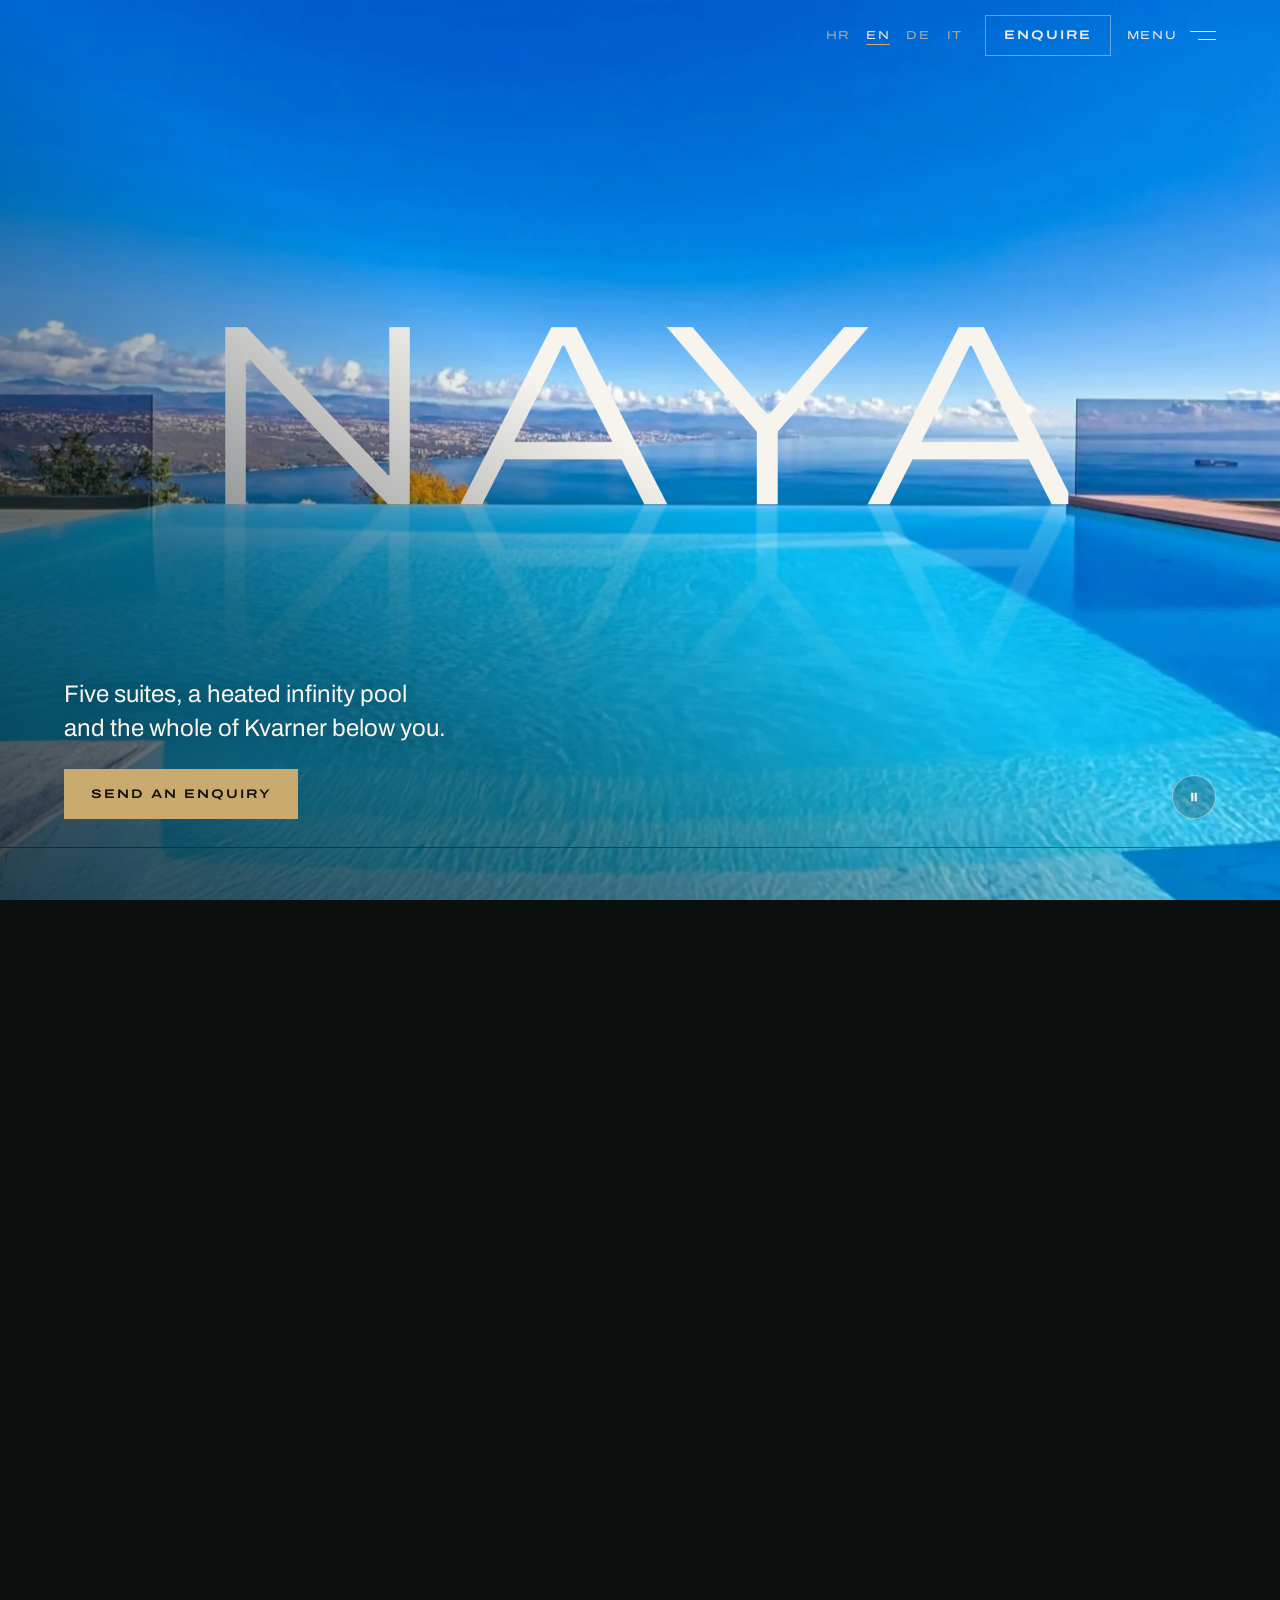
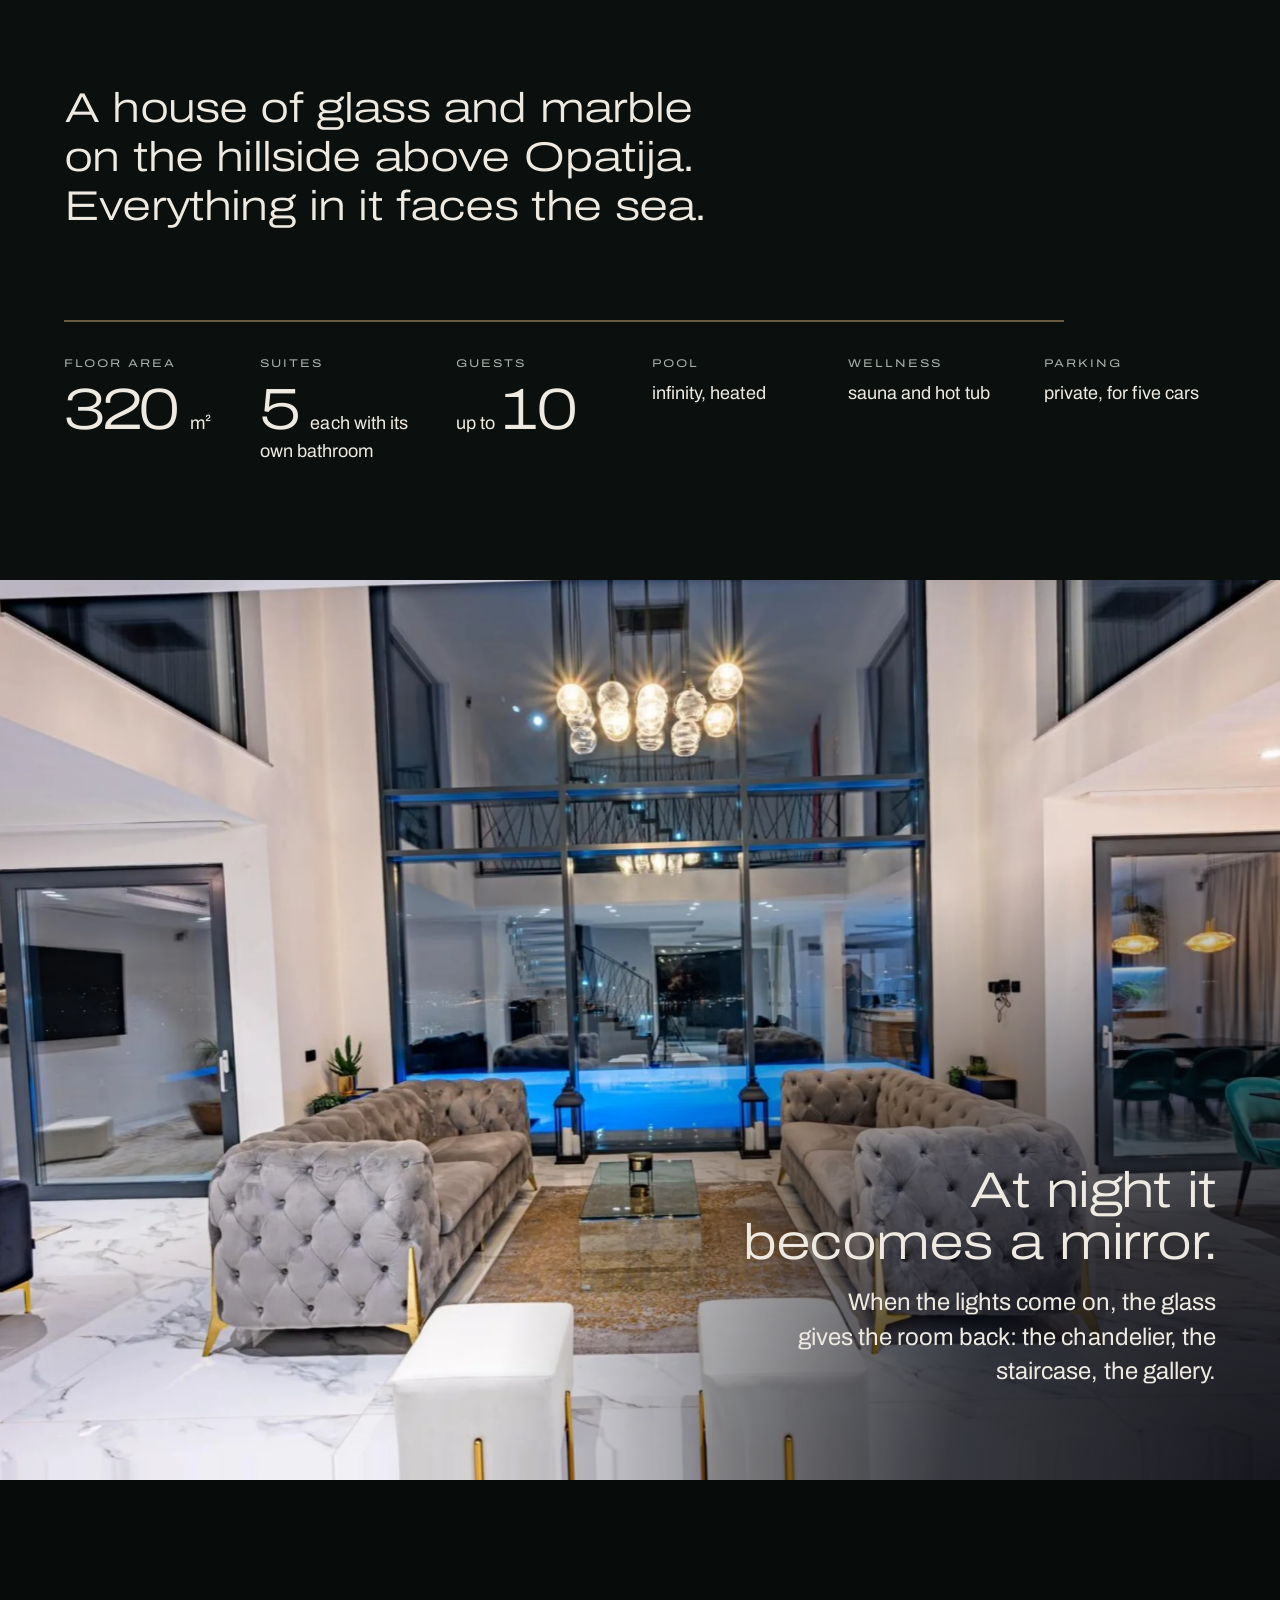
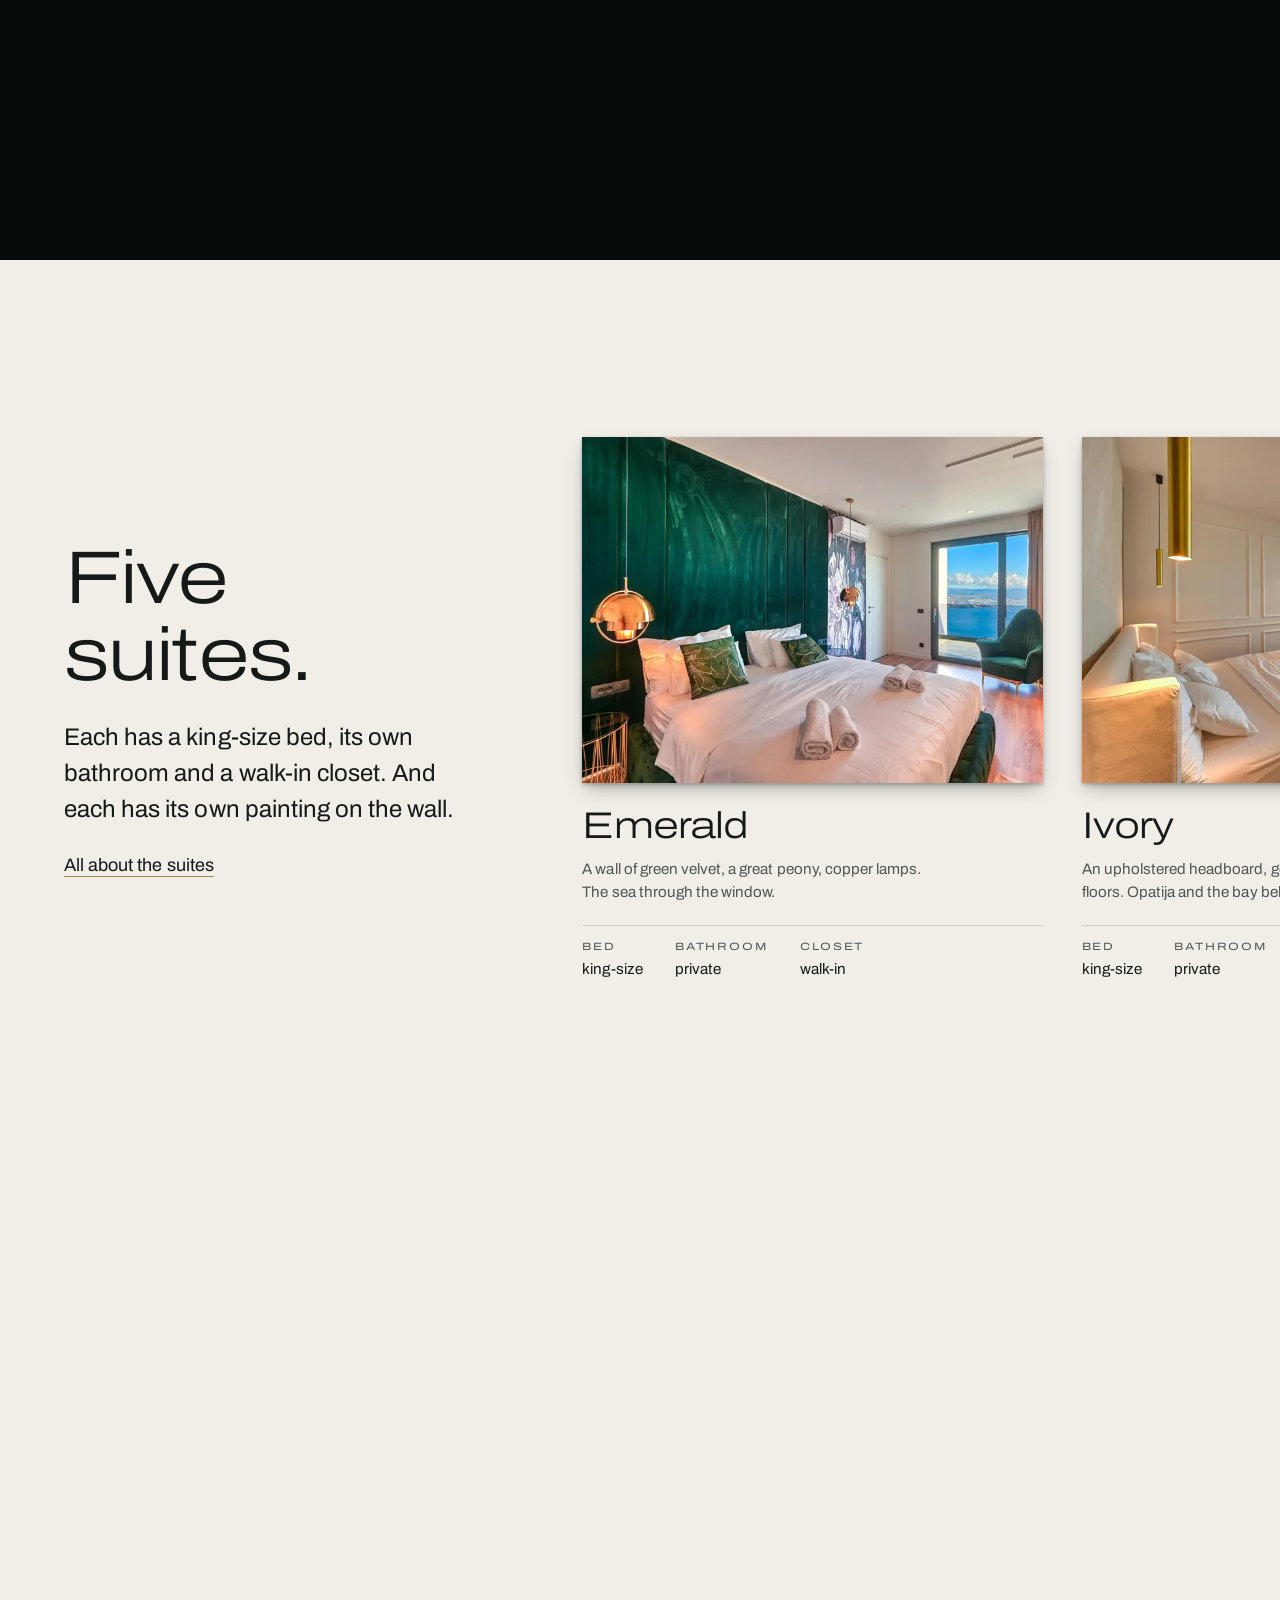
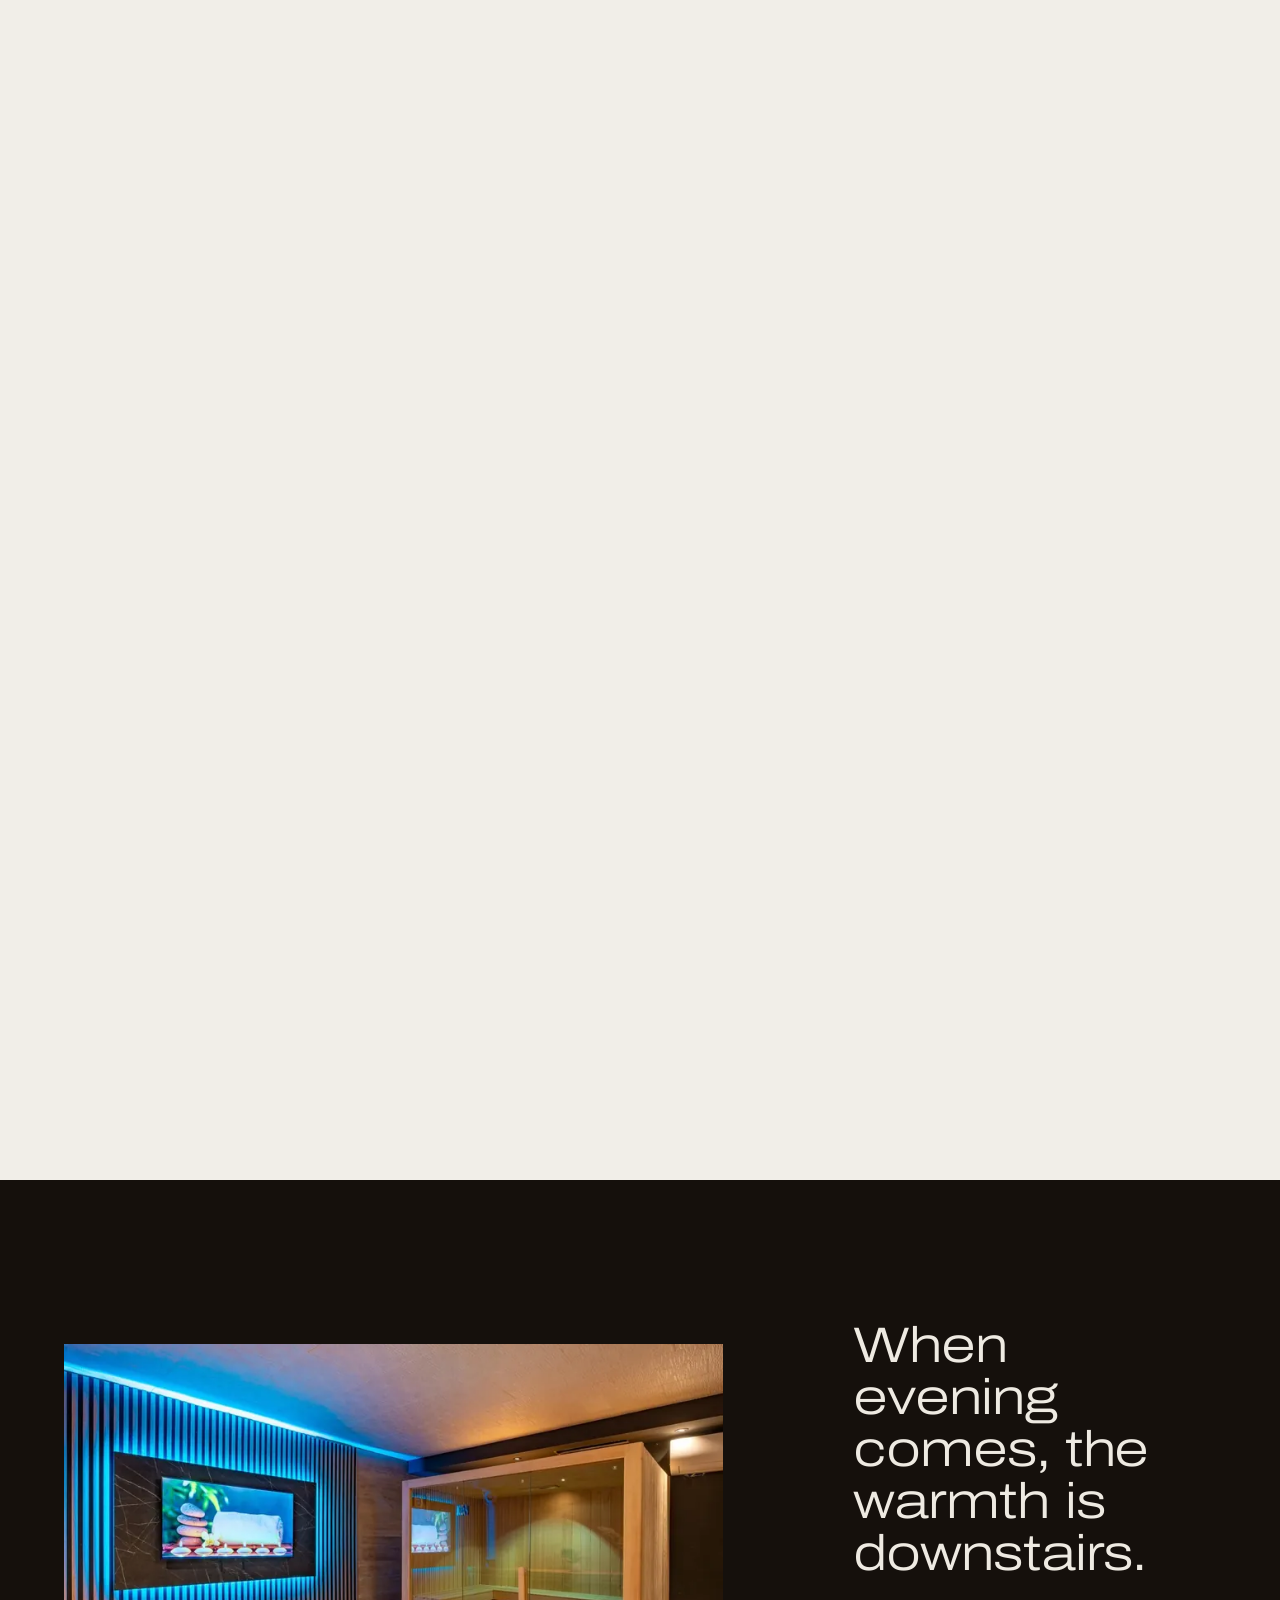
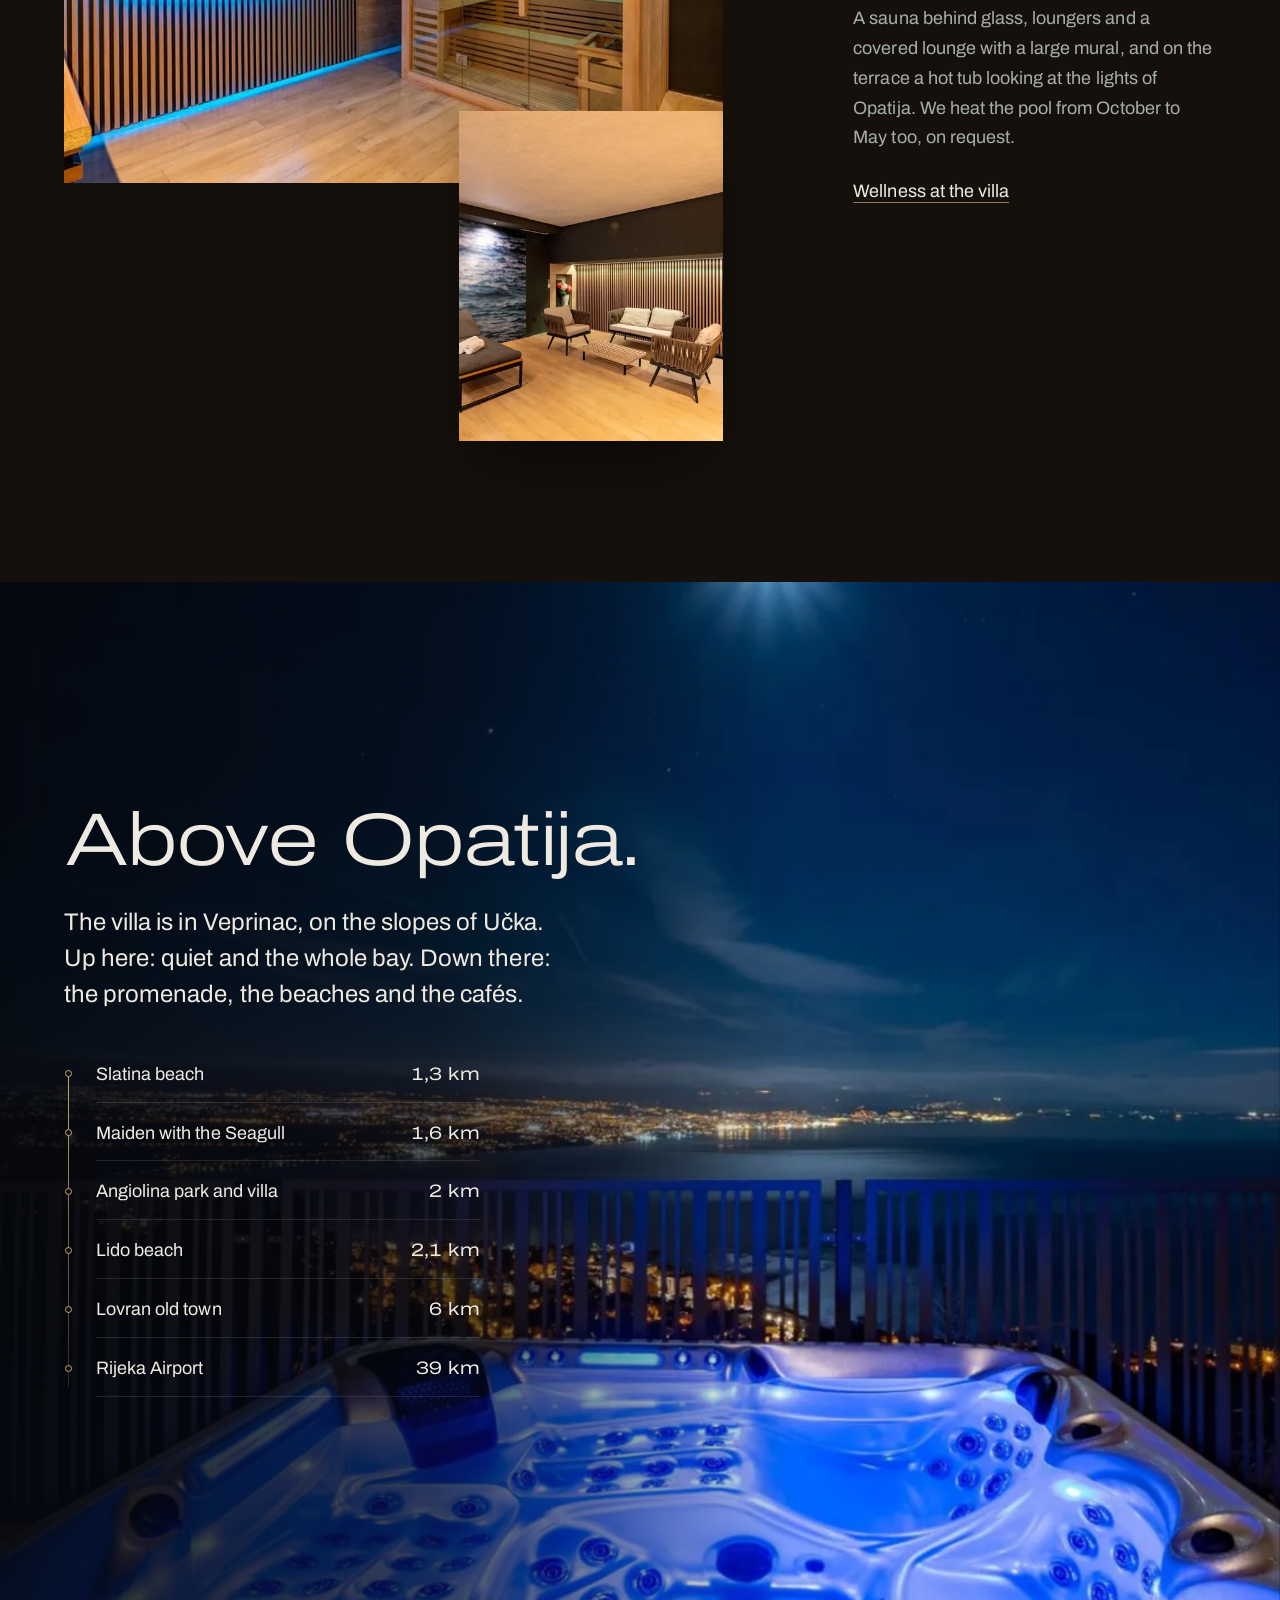
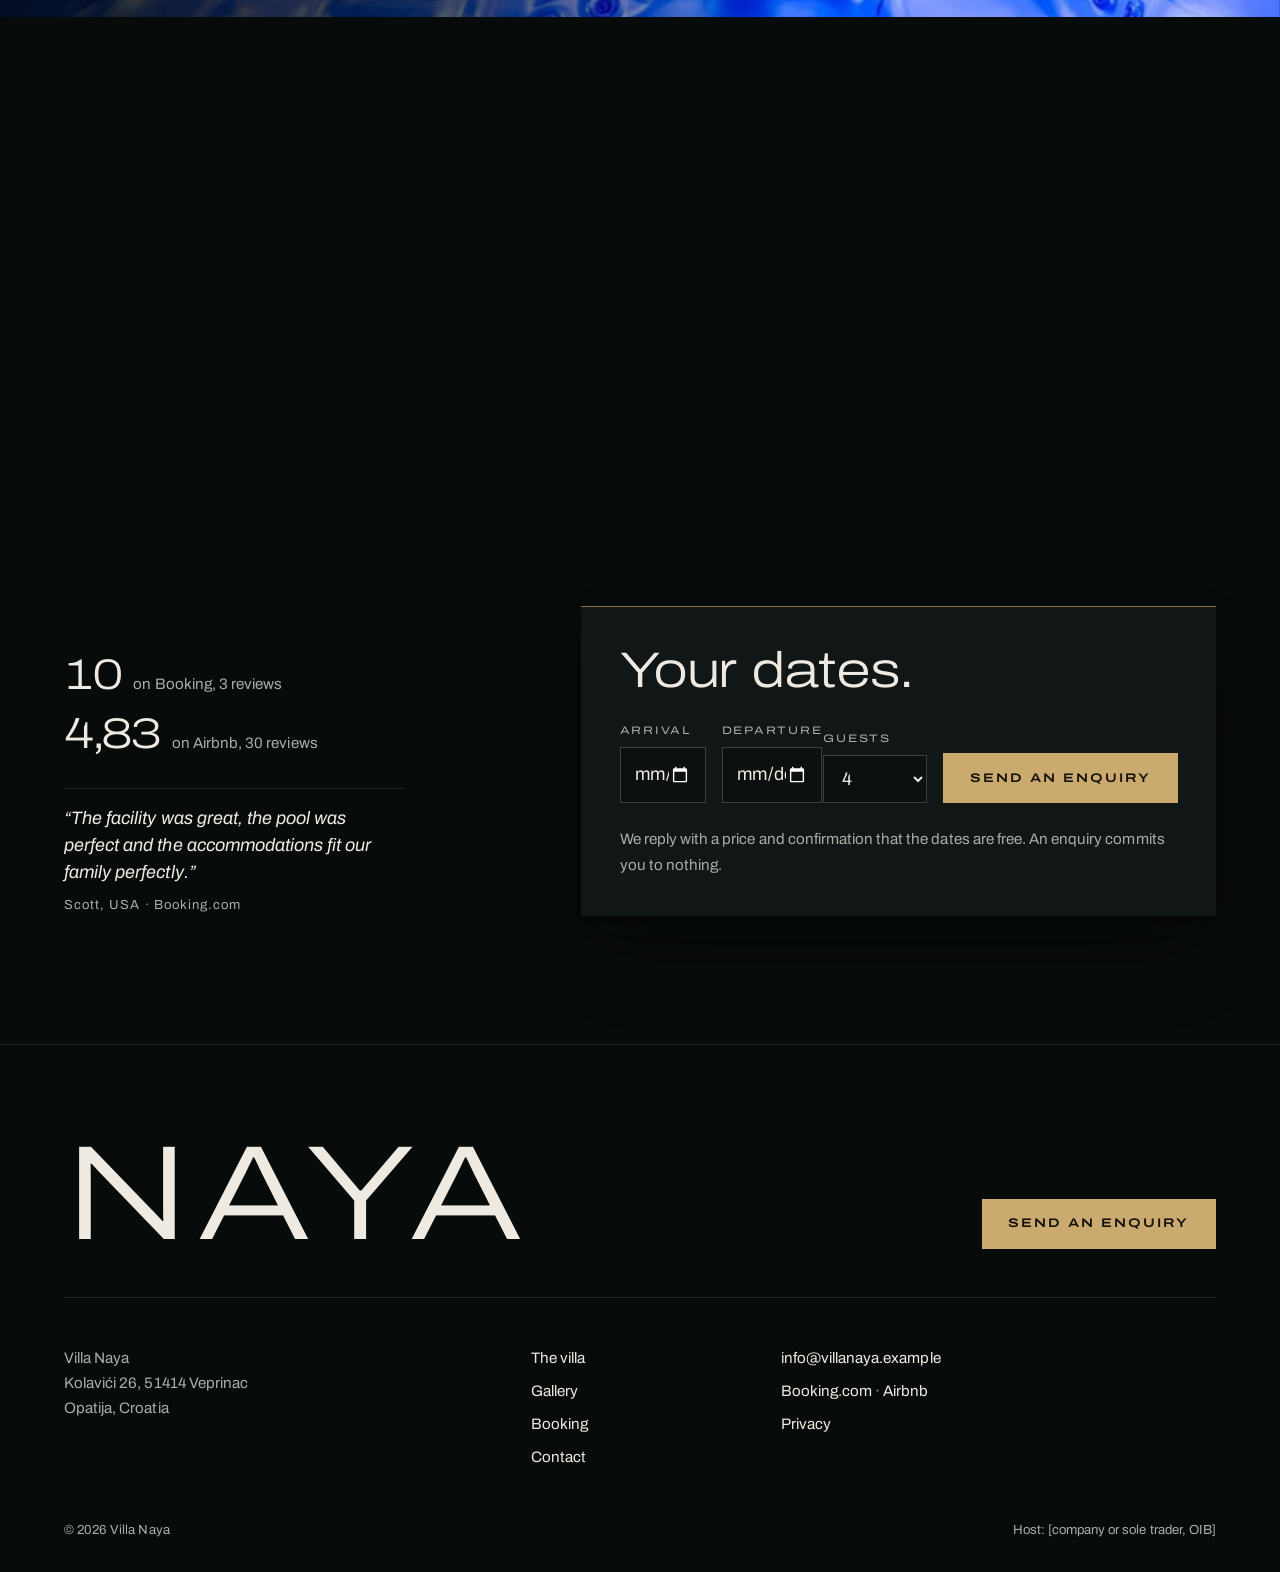
<file: index.html>
<!doctype html>
<html lang="hr">
<head>
<meta charset="utf-8">
<meta name="robots" content="noindex, nofollow">
<meta name="viewport" content="width=device-width, initial-scale=1, viewport-fit=cover">
<meta name="theme-color" content="#0B0F0E">
<link rel="icon" href="favicon.svg" type="image/svg+xml">
<link rel="preload" href="fonts/archivo-latin.woff2" as="font" type="font/woff2" crossorigin>
<link rel="stylesheet" href="css/faces.css?v=cf7dda2c">
<link rel="stylesheet" href="scrollcraft.css?v=4cabdc0b">
<link rel="stylesheet" href="css/site.css?v=e36e8a1a">

<title data-i18n="meta.home.title">Villa Naya · vila s grijanim infinity bazenom iznad Opatije</title>
<meta name="description" content="Moderna vila od 320 m² u Veprincu iznad Opatije: pet suita s kupaonicama, grijani infinity bazen, whirlpool, sauna i pogled na cijeli Kvarner. Do 10 gostiju." data-i18n-attr="content:meta.home.desc">
<link rel="preload" as="image" href="img/hero/obzor-1920.webp" media="(min-aspect-ratio: 9/16)">
<meta name="vn-email" content="info@villanaya.example">
</head>
<body data-page="index">
<a class="skip" href="#main" data-i18n="ui.skip">Preskoči na sadržaj</a>
<header class="bar" data-bar>
  <a class="mark" href="index.html" aria-label="Villa Naya, početna" data-i18n-attr="aria-label:ui.home"><span class="mark__v">Villa</span> <span class="mark__n">Naya</span></a>
  <div class="bar__end">
    <div class="lang" role="group" aria-label="Jezik" data-i18n-attr="aria-label:ui.lang">
      <button type="button" data-lang="hr" lang="hr" aria-pressed="true">HR</button>
      <button type="button" data-lang="en" lang="en" aria-pressed="false">EN</button>
      <button type="button" data-lang="de" lang="de" aria-pressed="false">DE</button>
      <button type="button" data-lang="it" lang="it" aria-pressed="false">IT</button>
    </div>
    <a class="btn btn--line bar__cta" href="rezervacije.html" data-i18n="cta.ask">Upit</a>
    <button class="menu-btn" type="button" aria-expanded="false" aria-controls="izbornik" data-menu-btn><span class="menu-btn__l" data-i18n="ui.menu">Izbornik</span><span class="menu-btn__i" aria-hidden="true"></span></button>
  </div>
</header>
<div class="index" id="izbornik" data-menu hidden>
  <div class="index__pics" aria-hidden="true">
    <img src="img/g/boravak-1600.webp" srcset="img/g/boravak-800.webp 800w, img/g/boravak-1600.webp 1600w" sizes="50vw" width="1600" height="1065" alt="" decoding="async" loading="lazy" data-pic="vila">
    <img src="img/g/s-smaragd-1600.webp" srcset="img/g/s-smaragd-800.webp 800w, img/g/s-smaragd-1600.webp 1600w" sizes="50vw" width="1600" height="1065" alt="" decoding="async" loading="lazy" data-pic="suite">
    <img src="img/g/sauna-1600.webp" srcset="img/g/sauna-800.webp 800w, img/g/sauna-1600.webp 1600w" sizes="50vw" width="1600" height="1065" alt="" decoding="async" loading="lazy" data-pic="wellness">
    <img src="img/g/bazen-zaljev-1600.webp" srcset="img/g/bazen-zaljev-800.webp 800w, img/g/bazen-zaljev-1600.webp 1600w" sizes="50vw" width="1600" height="1065" alt="" decoding="async" loading="lazy" data-pic="galerija">
    <img src="img/g/noc-vila-1600.webp" srcset="img/g/noc-vila-800.webp 800w, img/g/noc-vila-1600.webp 1600w" sizes="50vw" width="1600" height="1067" alt="" decoding="async" loading="lazy" data-pic="rezervacije">
    <img src="img/g/terasa-pogled-1600.webp" srcset="img/g/terasa-pogled-800.webp 800w, img/g/terasa-pogled-1600.webp 1600w" sizes="50vw" width="1600" height="1065" alt="" decoding="async" loading="lazy" data-pic="kontakt">
  </div>
  <nav class="index__nav" aria-label="Izbornik" data-i18n-attr="aria-label:ui.menu">
    <a href="index.html" aria-current="page" data-pic="galerija"><span class="index__t" data-i18n="nav.home">Početna</span><span class="index__d" data-i18n="nav.homeD">bazen, staklo, noć</span></a>
    <a href="vila.html" data-pic="vila"><span class="index__t" data-i18n="nav.villa">Vila</span><span class="index__d" data-i18n="nav.villaD">320 m², prostori i oprema</span></a>
    <a href="vila.html#suite" data-pic="suite"><span class="index__t" data-i18n="nav.suites">Suite</span><span class="index__d" data-i18n="nav.suitesD">pet soba, svaka s kupaonicom</span></a>
    <a href="vila.html#wellness" data-pic="wellness"><span class="index__t" data-i18n="nav.well">Wellness</span><span class="index__d" data-i18n="nav.wellD">sauna, whirlpool, lounge</span></a>
    <a href="galerija.html" data-pic="galerija"><span class="index__t" data-i18n="nav.gallery">Galerija</span><span class="index__d" data-i18n="nav.galleryD">72 fotografije</span></a>
    <a href="rezervacije.html" data-pic="rezervacije"><span class="index__t" data-i18n="nav.book">Rezervacije</span><span class="index__d" data-i18n="nav.bookD">upit za vaše datume</span></a>
    <a href="kontakt.html" data-pic="kontakt"><span class="index__t" data-i18n="nav.contact">Kontakt</span><span class="index__d" data-i18n="nav.contactD">Veprinac, iznad Opatije</span></a>
  </nav>
  <div class="index__foot">
    <div class="lang" role="group" aria-label="Jezik" data-i18n-attr="aria-label:ui.lang">
      <button type="button" data-lang="hr" lang="hr" aria-pressed="true">HR</button>
      <button type="button" data-lang="en" lang="en" aria-pressed="false">EN</button>
      <button type="button" data-lang="de" lang="de" aria-pressed="false">DE</button>
      <button type="button" data-lang="it" lang="it" aria-pressed="false">IT</button>
    </div>
    <p>Kolavići 26, 51414 Veprinac · <a href="#" data-email>e-mail</a></p>
  </div>
</div>


<main id="main">

  <!-- 1 · the pool edge: the name stands on the horizon and sets behind it -->
  <section class="hero" id="obzor" data-sc-act="pin" data-sc-span="1.7" data-hero>
    <div class="sc-stage hero__stage">
      <div class="hero__frame" data-hero-frame>
        <img class="hero__still" src="img/hero/obzor-1920.webp" srcset="img/hero/obzor-1280.webp 1280w, img/hero/obzor-1920.webp 1920w" sizes="max(100vw, 178svh)" width="1920" height="1080" alt="Infinity bazen vile Naya, iza njega Kvarnerski zaljev i obala do Rijeke" data-i18n-attr="alt:hero.alt" fetchpriority="high">
        <video class="hero__film" muted playsinline loop preload="none" aria-hidden="true" data-src="video/obzor-v1.mp4" data-src-mobile="video/obzor-v1-p.mp4" data-hero-film></video>
        <div class="hero__type" data-hero-type>
          <h1 class="hero__name"><span class="vh">Villa </span><span class="hero__word" data-hero-word>Naya</span></h1>
        </div>
        <div class="hero__mirror" aria-hidden="true"><span class="hero__word" data-hero-mirror>Naya</span></div>
      </div>
      <div class="hero__scrim" aria-hidden="true"></div>
      <div class="hero__copy" data-hero-copy>
        <p class="hero__line" data-i18n="hero.line">Pet suita, grijani infinity bazen i cijeli Kvarner pod vama.</p>
        <a class="btn" href="rezervacije.html" data-i18n="cta.send">Pošaljite upit</a>
      </div>
      <p class="hero__second" data-hero-second><span data-i18n="hero.second">Iznad Opatije.</span><small data-i18n="hero.secondS">Veprinac, na padini Učke</small></p>
      <button class="film-pause" type="button" aria-pressed="false" data-hero-pause hidden><span class="vh" data-i18n="ui.pause">Zaustavi film</span><svg viewBox="0 0 20 20" aria-hidden="true"><path class="i-pause" d="M6 4h3v12H6zM11 4h3v12h-3z"/><path class="i-play" d="M6 4l10 6-10 6z"/></svg></button>
    </div>
  </section>

  <!-- 2 · the house in numbers, set on a drawn horizon -->
  <section class="facts" id="kuca">
    <div class="wrap">
      <p class="facts__lead" data-sc-in data-i18n="facts.lead">Kuća od stakla i mramora na padini iznad Opatije. Sve u njoj gleda prema moru.</p>
      <div class="facts__line" data-line aria-hidden="true"><svg viewBox="0 0 1000 2" preserveAspectRatio="none"><path d="M0 1H1000" pathLength="1"/></svg></div>
      <dl class="facts__list" data-sc-in data-sc-stagger="70">
        <div><dt data-i18n="facts.area">Površina</dt><dd><b>320</b> m²</dd></div>
        <div><dt data-i18n="facts.suites">Suite</dt><dd><b>5</b> <span data-i18n="facts.suitesV">sa svojim kupaonicama</span></dd></div>
        <div><dt data-i18n="facts.guests">Gosti</dt><dd><span data-i18n="facts.upto">do</span> <b>10</b></dd></div>
        <div><dt data-i18n="facts.pool">Bazen</dt><dd data-i18n="facts.poolV">infinity, grijani</dd></div>
        <div><dt data-i18n="facts.well">Wellness</dt><dd data-i18n="facts.wellV">sauna i whirlpool</dd></div>
        <div><dt data-i18n="facts.park">Parking</dt><dd data-i18n="facts.parkV">privatni, za pet automobila</dd></div>
      </dl>
    </div>
  </section>

  <!-- 3 · PEAK: the glass wall, day into night, sea into mirror -->
  <section class="glass" id="staklo" data-sc-act="pin" data-sc-span="3.2" data-glass>
    <div class="sc-stage glass__stage">
      <div class="glass__frame" data-glass-frame>
        <img class="glass__day" src="img/staklo/dan-2000.webp" srcset="img/staklo/dan-1200.webp 1200w, img/staklo/dan-2000.webp 2000w" sizes="max(100vw, 152svh)" width="2000" height="1315" alt="Dnevni boravak vile Naya danju: stakleni zid visok dva kata, iza njega more" data-i18n-attr="alt:glass.altDay" loading="lazy" decoding="async">
        <div class="glass__dusk" data-glass-dusk></div>
        <div class="glass__night-w" data-glass-front>
          <img class="glass__night" src="img/staklo/noc-2000.webp" srcset="img/staklo/noc-1200.webp 1200w, img/staklo/noc-2000.webp 2000w" sizes="max(100vw, 152svh)" width="2000" height="1315" alt="Isti boravak noću: staklo odražava luster, stubište i galeriju" data-i18n-attr="alt:glass.altNight" loading="lazy" decoding="async" data-glass-night>
        </div>
      </div>
      <div class="glass__scrim glass__scrim--day" aria-hidden="true"></div>
      <div class="glass__scrim glass__scrim--night" aria-hidden="true"></div>
      <div class="glass__copy glass__copy--day" data-glass-day>
        <h2 class="h-lg" data-i18n="glass.dayH">Danju je ovaj zid more.</h2>
        <p data-i18n="glass.dayP">Staklo visoko dva kata, a u njemu cijeli Kvarnerski zaljev.</p>
      </div>
      <div class="glass__copy glass__copy--night" data-glass-night-copy>
        <h2 class="h-lg" data-i18n="glass.nightH">Noću postaje zrcalo.</h2>
        <p data-i18n="glass.nightP">Kad se upale svjetla, staklo vrati sobu: luster, stubište, galeriju.</p>
      </div>
    </div>
  </section>

  <!-- 4 · the five suites, each with its painting (marble ground) -->
  <section class="suites" id="suite" data-sc-act="pan" data-sc-span="2.8">
    <div class="sc-stage suites__stage">
      <div class="suites__rail" data-sc-pan="0">
        <header class="suites__head">
          <h2 class="h-xl" data-i18n="suites.h">Pet suita.</h2>
          <p data-i18n="suites.p">Svaka ima veliki bračni krevet, svoju kupaonicu i walk-in ormar. I svaka ima svoju sliku na zidu.</p>
          <a class="link" href="vila.html#suite" data-i18n="suites.more">Sve o suitama</a>
        </header>
        <article class="suite">
          <img src="img/g/s-smaragd-1600.webp" srcset="img/g/s-smaragd-800.webp 800w, img/g/s-smaragd-1600.webp 1600w" sizes="(min-width: 860px) 34vw, 82vw" width="1600" height="1065" alt="Vila Naya: suita Smaragd" data-cap="suite.smaragd" decoding="async" loading="lazy">
          <div class="plate">
            <h3 data-i18n="s.smaragd">Smaragd</h3>
            <p data-i18n="s.smaragd.art">Zid od zelenog baršuna, velika peonija, bakrene lampe. More kroz prozor.</p>
            <dl><div><dt data-i18n="pl.bed">Krevet</dt><dd data-i18n="pl.bedV">veliki bračni</dd></div><div><dt data-i18n="pl.bath">Kupaonica</dt><dd data-i18n="pl.bathV">vlastita</dd></div><div><dt data-i18n="pl.closet">Ormar</dt><dd data-i18n="pl.closetV">walk-in</dd></div></dl>
          </div>
        </article>
        <article class="suite">
          <img src="img/g/s-bjelokost-1600.webp" srcset="img/g/s-bjelokost-800.webp 800w, img/g/s-bjelokost-1600.webp 1600w" sizes="(min-width: 860px) 34vw, 82vw" width="1600" height="1065" alt="Vila Naya: suita Bjelokost" data-cap="suite.bjelokost" decoding="async" loading="lazy">
          <div class="plate">
            <h3 data-i18n="s.bjelokost">Bjelokost</h3>
            <p data-i18n="s.bjelokost.art">Tapecirano uzglavlje, zlatne lampe, parket. Opatija i zaljev pod prozorom.</p>
            <dl><div><dt data-i18n="pl.bed">Krevet</dt><dd data-i18n="pl.bedV">veliki bračni</dd></div><div><dt data-i18n="pl.bath">Kupaonica</dt><dd data-i18n="pl.bathV">vlastita</dd></div><div><dt data-i18n="pl.closet">Ormar</dt><dd data-i18n="pl.closetV">walk-in</dd></div></dl>
          </div>
        </article>
        <article class="suite">
          <img src="img/g/s-portret-1600.webp" srcset="img/g/s-portret-800.webp 800w, img/g/s-portret-1600.webp 1600w" sizes="(min-width: 860px) 34vw, 82vw" width="1600" height="1065" alt="Vila Naya: suita Portret" data-cap="suite.portret" decoding="async" loading="lazy">
          <div class="plate">
            <h3 data-i18n="s.portret">Portret</h3>
            <p data-i18n="s.portret.art">Ženski portret u cvijeću, ljubičasti mural, baršun i mramor. Izlazi na vrt.</p>
            <dl><div><dt data-i18n="pl.bed">Krevet</dt><dd data-i18n="pl.bedV">veliki bračni</dd></div><div><dt data-i18n="pl.bath">Kupaonica</dt><dd data-i18n="pl.bathV">vlastita</dd></div><div><dt data-i18n="pl.closet">Ormar</dt><dd data-i18n="pl.closetV">walk-in</dd></div></dl>
          </div>
        </article>
        <article class="suite">
          <img src="img/g/s-bronca-1600.webp" srcset="img/g/s-bronca-800.webp 800w, img/g/s-bronca-1600.webp 1600w" sizes="(min-width: 860px) 34vw, 82vw" width="1600" height="1065" alt="Vila Naya: suita Bronca" data-cap="suite.bronca" decoding="async" loading="lazy">
          <div class="plate">
            <h3 data-i18n="s.bronca">Bronca</h3>
            <p data-i18n="s.bronca.art">Sivi zidovi s letvicama, zid od brončanog listića, zavjese boje šljive. More preko cijelog zida.</p>
            <dl><div><dt data-i18n="pl.bed">Krevet</dt><dd data-i18n="pl.bedV">veliki bračni</dd></div><div><dt data-i18n="pl.bath">Kupaonica</dt><dd data-i18n="pl.bathV">vlastita</dd></div><div><dt data-i18n="pl.closet">Ormar</dt><dd data-i18n="pl.closetV">walk-in</dd></div></dl>
          </div>
        </article>
        <article class="suite">
          <img src="img/g/s-perunika-1600.webp" srcset="img/g/s-perunika-800.webp 800w, img/g/s-perunika-1600.webp 1600w" sizes="(min-width: 860px) 34vw, 82vw" width="1600" height="1065" alt="Vila Naya: suita Perunika" data-cap="suite.perunika" decoding="async" loading="lazy">
          <div class="plate">
            <h3 data-i18n="s.perunika">Perunika</h3>
            <p data-i18n="s.perunika.art">Perunike i peonije preko cijelog zida, sivi baršun, drvo.</p>
            <dl><div><dt data-i18n="pl.bed">Krevet</dt><dd data-i18n="pl.bedV">veliki bračni</dd></div><div><dt data-i18n="pl.bath">Kupaonica</dt><dd data-i18n="pl.bathV">vlastita</dd></div><div><dt data-i18n="pl.closet">Ormar</dt><dd data-i18n="pl.closetV">walk-in</dd></div></dl>
          </div>
        </article>
      </div>
    </div>
  </section>

  <!-- 5 · wellness: a warm room opening like a door -->
  <section class="well" id="wellness">
    <div class="wrap well__grid">
      <figure class="well__main" data-sc-reveal="iris">
        <img src="img/g/sauna-1600.webp" srcset="img/g/sauna-800.webp 800w, img/g/sauna-1600.webp 1600w, img/g/sauna-2400.webp 2400w" sizes="(min-width: 860px) 60vw, 100vw" width="1600" height="1065" alt="Wellness: sauna" data-cap="wellness.sauna" decoding="async" loading="lazy">
      </figure>
      <div class="well__text">
        <h2 class="h-lg" data-sc-in data-i18n="well.h">Kad padne večer, toplina je dolje.</h2>
        <p data-sc-in data-i18n="well.p">Sauna iza stakla, ležaljke i lounge pod nadstrešnicom s velikim muralom, a na terasi whirlpool s pogledom na svjetla Opatije. Bazen grijemo i od listopada do svibnja, na upit.</p>
        <a class="link" data-sc-in href="vila.html#wellness" data-i18n="well.more">Wellness u vili</a>
      </div>
      <figure class="well__small" data-sc-parallax="-0.14">
        <img src="img/g/lounge-mural-1600.webp" srcset="img/g/lounge-mural-800.webp 800w, img/g/lounge-mural-1600.webp 1600w" sizes="(min-width: 860px) 26vw, 60vw" width="1600" height="1065" alt="Wellness: lounge pod nadstrešnicom" data-cap="wellness.cover" decoding="async" loading="lazy">
      </figure>
    </div>
  </section>

  <!-- 6 · above Opatija at night -->
  <section class="above" id="iznad">
    <div class="above__media">
      <img src="img/g/noc-whirlpool-1600.webp" srcset="img/g/noc-whirlpool-800.webp 800w, img/g/noc-whirlpool-1600.webp 1600w, img/g/noc-whirlpool-2400.webp 2400w" sizes="100vw" width="1600" height="1065" alt="" decoding="async" loading="lazy" data-sc-parallax="-0.08">
    </div>
    <div class="above__scrim" aria-hidden="true"></div>
    <div class="wrap above__copy">
      <h2 class="h-xl" data-sc-in data-i18n="above.h">Iznad Opatije.</h2>
      <p data-sc-in data-i18n="above.p">Vila je u Veprincu, na padini Učke. Gore su mir i cijeli zaljev, dolje šetalište, plaže i kavane.</p>
      <ol class="descent" data-sc-in data-sc-stagger="70">
        <li><span data-i18n="d.slatina">Plaža Slatina</span><b>1,3 km</b></li>
        <li><span data-i18n="d.maiden">Djevojka s galebom</span><b>1,6 km</b></li>
        <li><span data-i18n="d.angiolina">Park i vila Angiolina</span><b>2 km</b></li>
        <li><span data-i18n="d.lido">Plaža Lido</span><b>2,1 km</b></li>
        <li><span data-i18n="d.lovran">Lovran, stari grad</span><b>6 km</b></li>
        <li><span data-i18n="d.airport">Zračna luka Rijeka</span><b>39 km</b></li>
      </ol>
    </div>
  </section>

  <!-- 7 · the villa lit; your dates -->
  <section class="close" id="upit">
    <div class="close__media">
      <img src="img/g/noc-vila-1600.webp" srcset="img/g/noc-vila-800.webp 800w, img/g/noc-vila-1600.webp 1600w, img/g/noc-vila-2400.webp 2400w" sizes="100vw" width="1600" height="1067" alt="Vila Naya noću: vila noću" data-cap="noc.night" decoding="async" loading="lazy">
    </div>
    <div class="wrap close__body">
      <div class="close__trust" data-sc-in>
        <p class="score"><b>10</b><span data-i18n="trust.booking">na Bookingu, 3 recenzije</span></p>
        <p class="score"><b>4,83</b><span data-i18n="trust.airbnb">na Airbnbu, 30 recenzija</span></p>
        <blockquote lang="en"><p>“The facility was great, the pool was perfect and the accommodations fit our family perfectly.”</p><cite>Scott, <span data-i18n="trust.us">SAD</span> · Booking.com</cite></blockquote>
      </div>
      <form class="dates" action="rezervacije.html" method="get" data-dates>
        <h2 class="h-lg" data-i18n="close.h">Vaši datumi.</h2>
        <div class="dates__row">
          <div class="field"><label for="d-od" data-i18n="book.arrive">Dolazak</label><input type="date" id="d-od" name="od"></div>
          <div class="field"><label for="d-do" data-i18n="book.leave">Odlazak</label><input type="date" id="d-do" name="do"></div>
          <div class="field field--s"><label for="d-g" data-i18n="book.guests">Gosti</label><select id="d-g" name="g"><option>1</option><option>2</option><option>3</option><option selected>4</option><option>5</option><option>6</option><option>7</option><option>8</option><option>9</option><option>10</option></select></div>
          <button class="btn" type="submit" data-i18n="cta.send">Pošaljite upit</button>
        </div>
        <p class="dates__note" data-i18n="close.note">Odgovaramo s cijenom i potvrdom slobodnog termina. Upit vas ni na što ne obvezuje.</p>
      </form>
    </div>
  </section>

</main>
<footer class="foot">
  <div class="wrap">
    <div class="foot__top">
      <a class="foot__mark" href="index.html" aria-label="Villa Naya, početna" data-i18n-attr="aria-label:ui.home">Naya</a>
      <a class="btn" href="rezervacije.html" data-i18n="cta.send">Pošaljite upit</a>
    </div>
    <div class="foot__grid">
      <div>
        <p>Villa Naya<br>Kolavići 26, 51414 Veprinac<br>Opatija, <span data-i18n="foot.country">Hrvatska</span></p>
      </div>
      <nav aria-label="Stranice" data-i18n-attr="aria-label:ui.pages">
        <a href="vila.html" data-i18n="nav.villa">Vila</a>
        <a href="galerija.html" data-i18n="nav.gallery">Galerija</a>
        <a href="rezervacije.html" data-i18n="nav.book">Rezervacije</a>
        <a href="kontakt.html" data-i18n="nav.contact">Kontakt</a>
      </nav>
      <div>
        <p><a href="#" data-email>e-mail</a></p>
        <p><a href="https://www.booking.com/hotel/hr/villa-naya-opatija.html" rel="noopener" target="_blank">Booking.com</a> · <a href="https://www.airbnb.com/rooms/50517930" rel="noopener" target="_blank">Airbnb</a></p>
        <p><a href="#privatnost" data-i18n="foot.privacy">Zaštita privatnosti</a></p>
      </div>
    </div>
    <div class="foot__small">
      <span>© <span data-year>2026</span> Villa Naya</span>
      <span data-i18n="foot.legal">Iznajmljivač: [naziv tvrtke ili obrta, OIB]</span>
    </div>
  </div>
  <div class="privacy" id="privatnost" role="dialog" aria-modal="true" aria-labelledby="priv-h">
    <div class="privacy__box">
      <a class="btn btn--line privacy__close" href="#" data-i18n="ui.close">Zatvori</a>
      <h2 class="h-md" id="priv-h" data-i18n="priv.h">Zaštita privatnosti</h2>
      <p data-i18n="priv.p1">Ova stranica ne koristi kolačiće, ne prati posjete i ne učitava ništa s tuđih poslužitelja: fontovi, fotografije i film nalaze se na ovoj stranici.</p>
      <p data-i18n="priv.p2">Obrazac za upit ne šalje podatke nikamo sam: otvara vaš program za e-poštu s pripremljenom porukom, koju vi šaljete. Podatke iz upita koristimo samo da vam odgovorimo i, ako rezervirate, za prijavu boravka kako to propisuje zakon.</p>
      <p data-i18n="priv.p3">Karta na stranici Kontakt učitava se tek kad je otvorite: tada se spajate na OpenStreetMap, koji vidi vašu IP adresu. Odabrani jezik pamti se samo u vašem pregledniku.</p>
      <p data-i18n="priv.p4">Za pitanja ili brisanje podataka pišite nam na adresu navedenu na stranici Kontakt.</p>
    </div>
  </div>
</footer>
<script src="scrollcraft.js?v=950157d6"></script>
<script src="js/i18n.js?v=3a37eb90"></script>
<script src="js/site.js?v=111dec5e"></script>
<script type="application/ld+json">
{
  "@context": "https://schema.org",
  "@type": "LodgingBusiness",
  "name": "Villa Naya",
  "description": "Moderna vila od 320 m² s pet suita, grijanim infinity bazenom, whirlpoolom i saunom, u Veprincu iznad Opatije.",
  "image": "img/g/bazen-rub-1600.webp",
  "address": {
    "@type": "PostalAddress",
    "streetAddress": "Kolavići 26",
    "postalCode": "51414",
    "addressLocality": "Veprinac",
    "addressRegion": "Opatija",
    "addressCountry": "HR"
  },
  "geo": { "@type": "GeoCoordinates", "latitude": 45.33589, "longitude": 14.28895 },
  "checkinTime": "16:00",
  "checkoutTime": "10:00",
  "petsAllowed": false,
  "numberOfRooms": 5,
  "knowsLanguage": ["hr", "en"],
  "amenityFeature": [
    { "@type": "LocationFeatureSpecification", "name": "Heated infinity pool", "value": true },
    { "@type": "LocationFeatureSpecification", "name": "Hot tub", "value": true },
    { "@type": "LocationFeatureSpecification", "name": "Sauna", "value": true },
    { "@type": "LocationFeatureSpecification", "name": "Free private parking", "value": true },
    { "@type": "LocationFeatureSpecification", "name": "Free WiFi", "value": true },
    { "@type": "LocationFeatureSpecification", "name": "Air conditioning", "value": true }
  ]
}
</script>

</body>
</html>
</file>
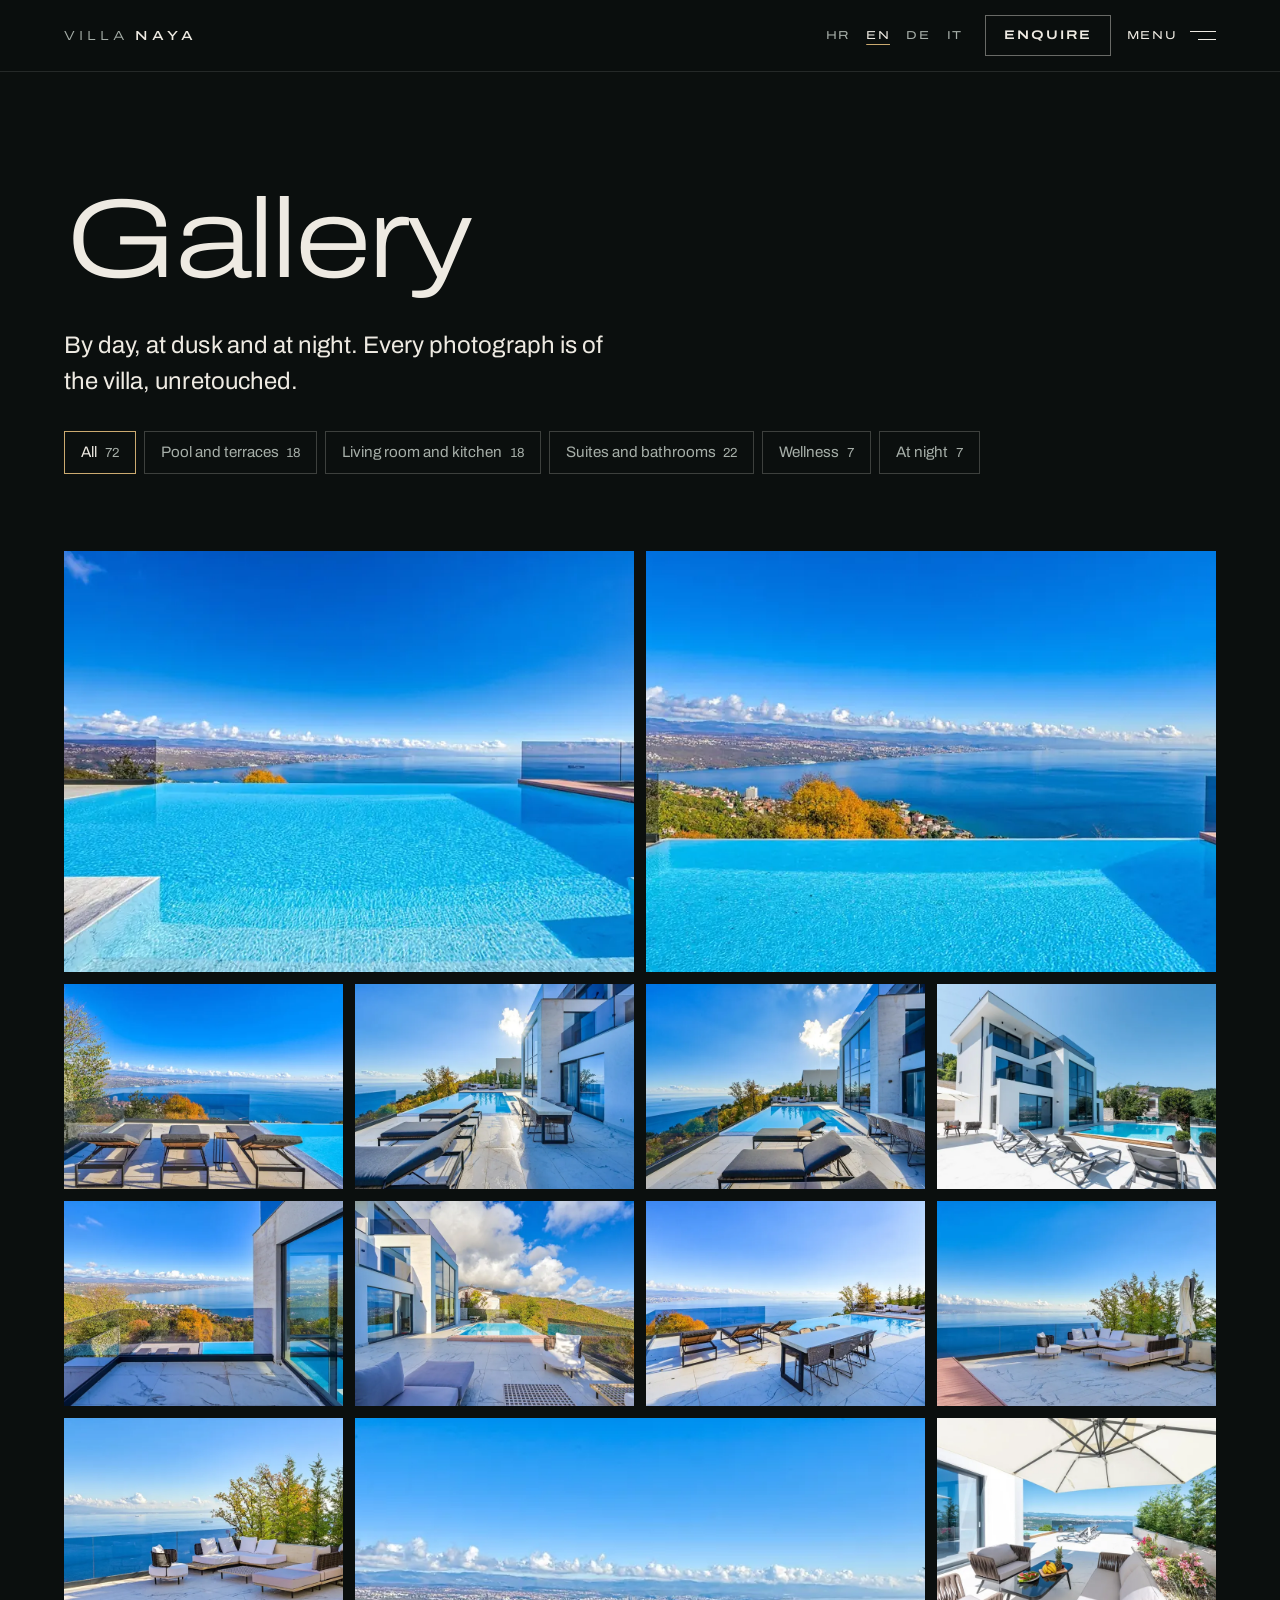
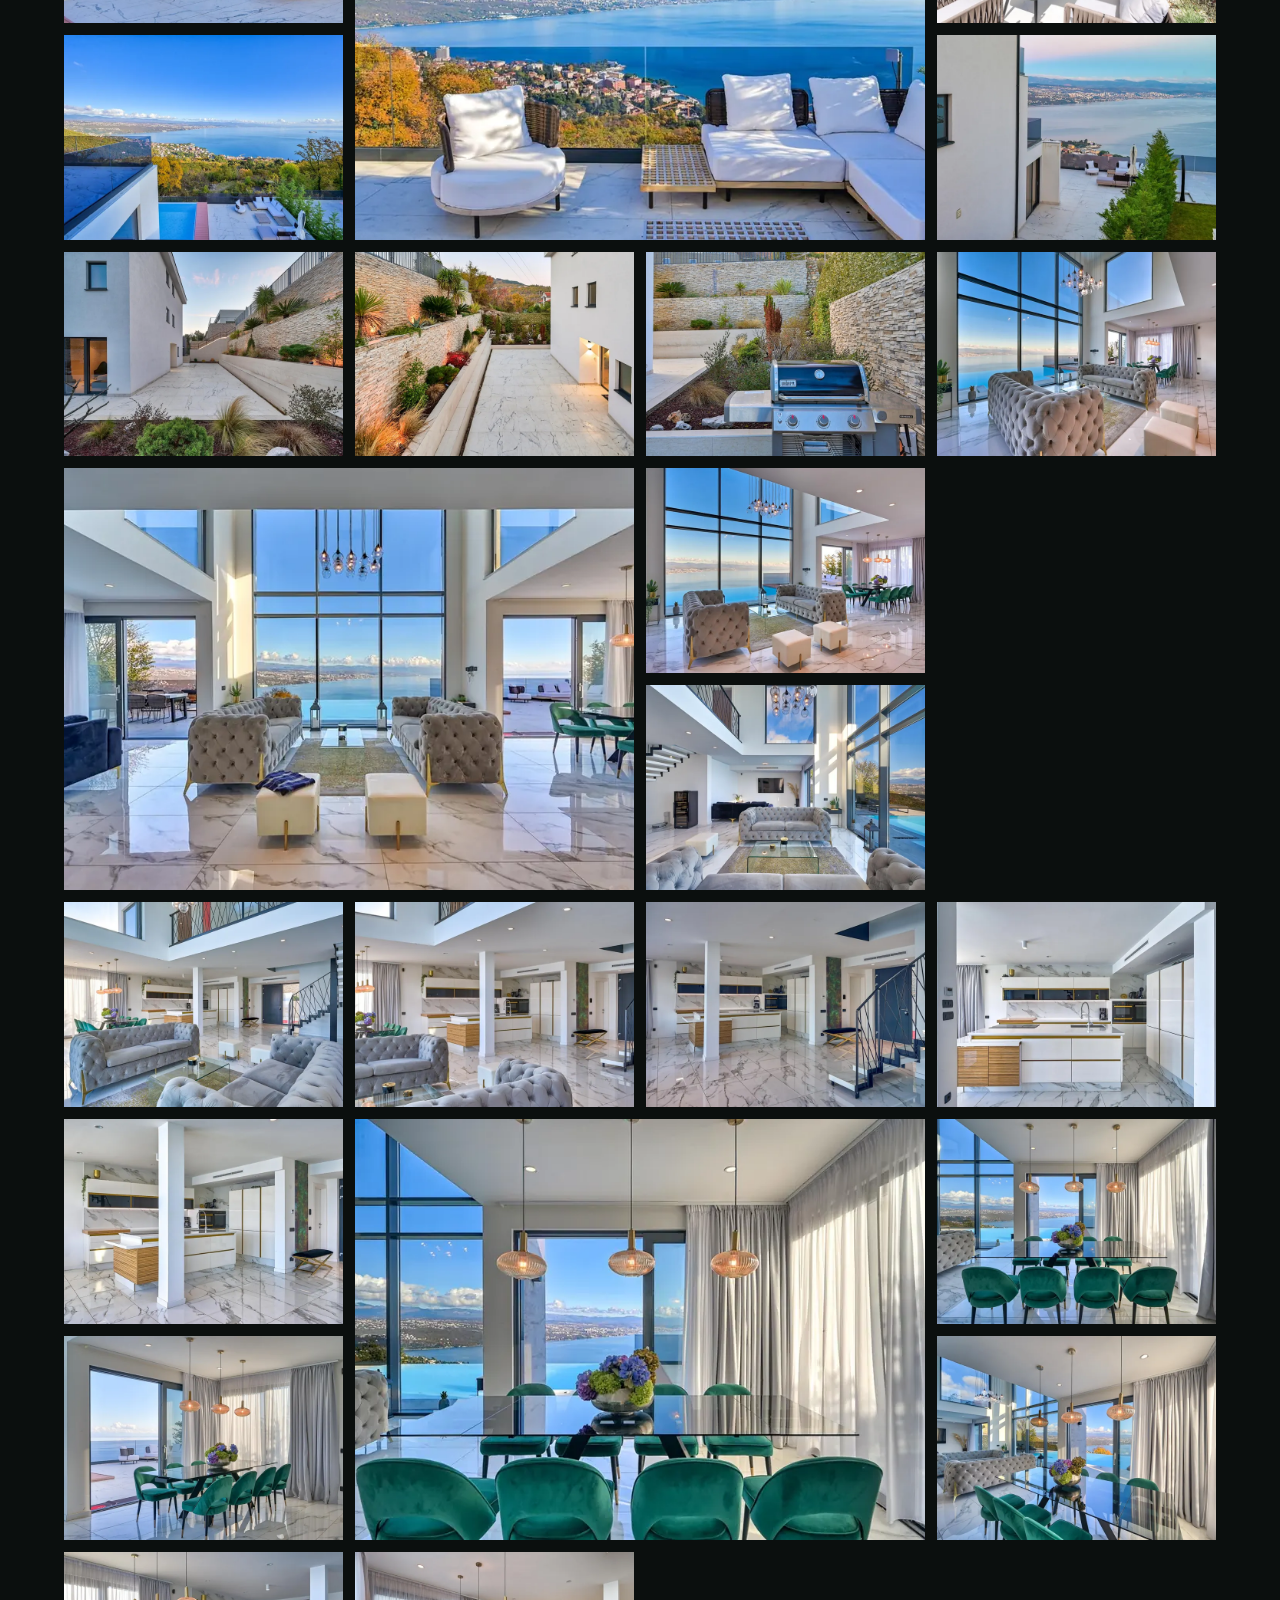
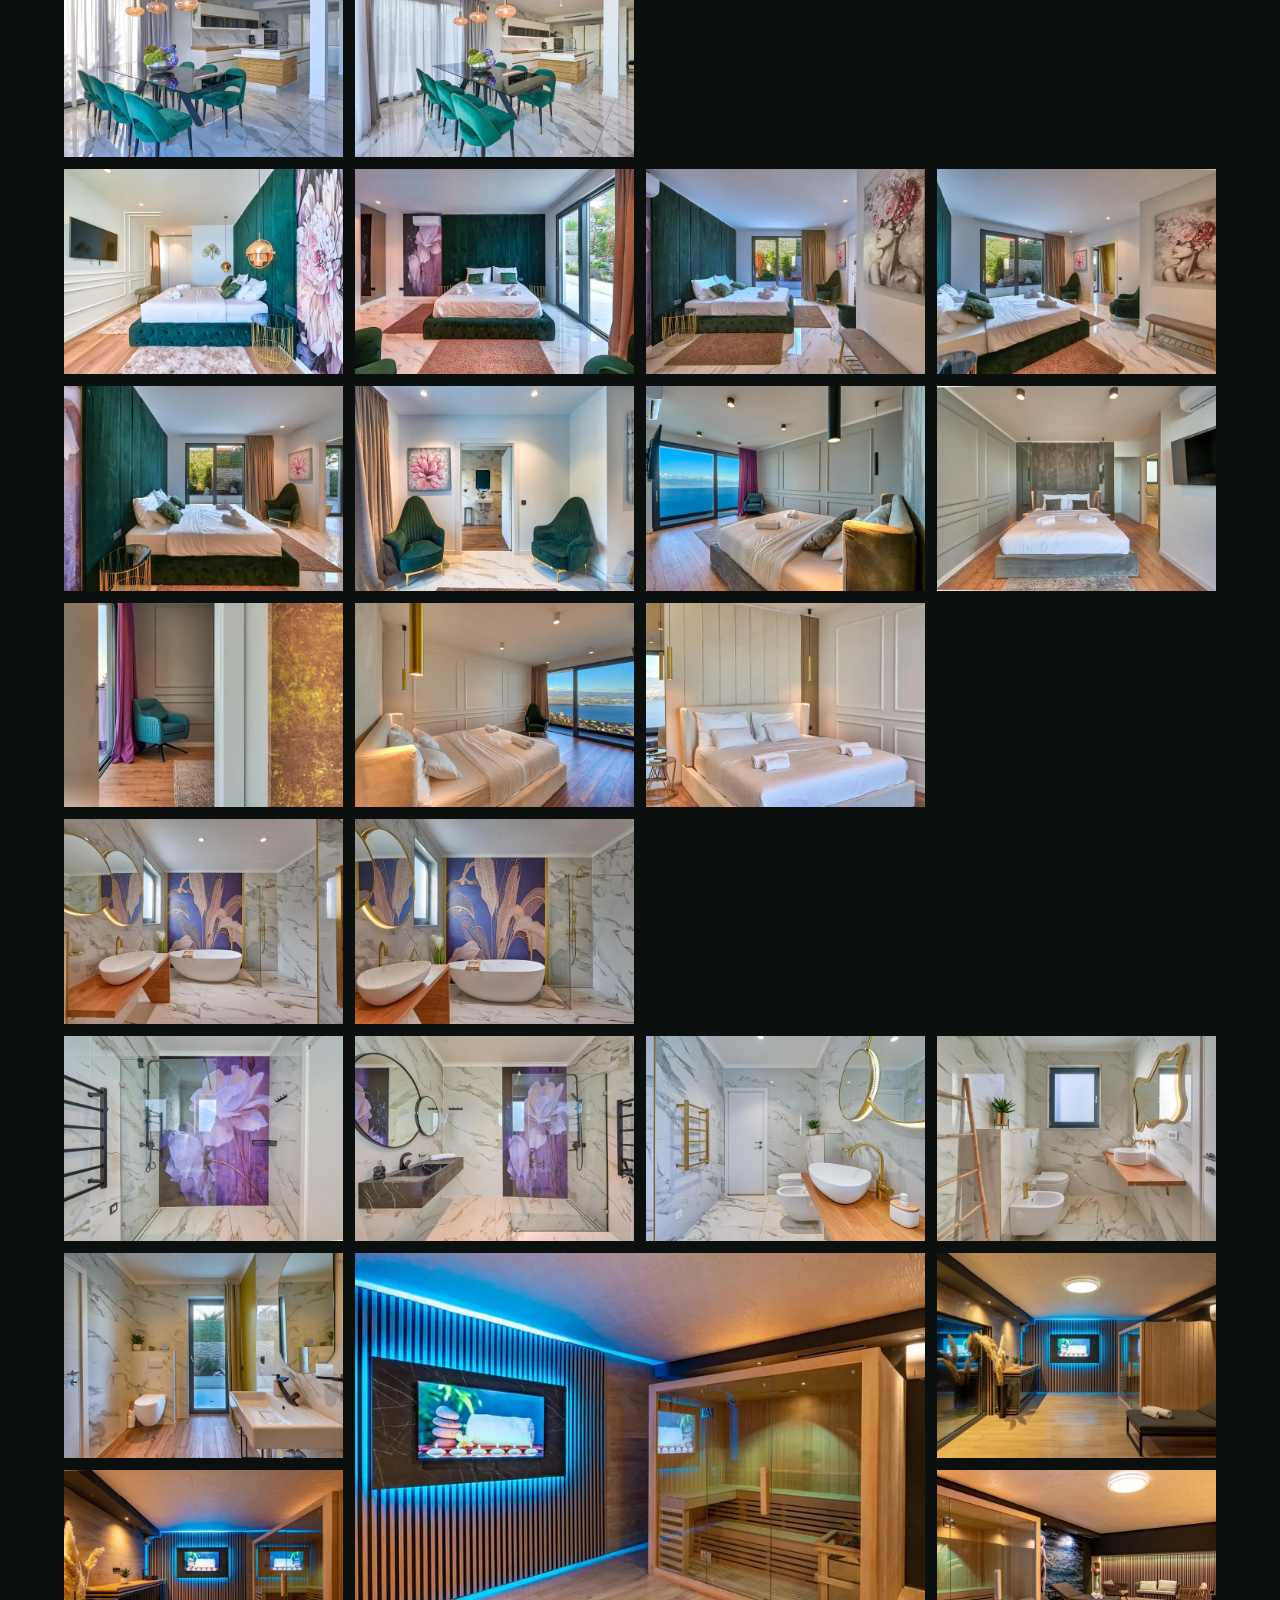
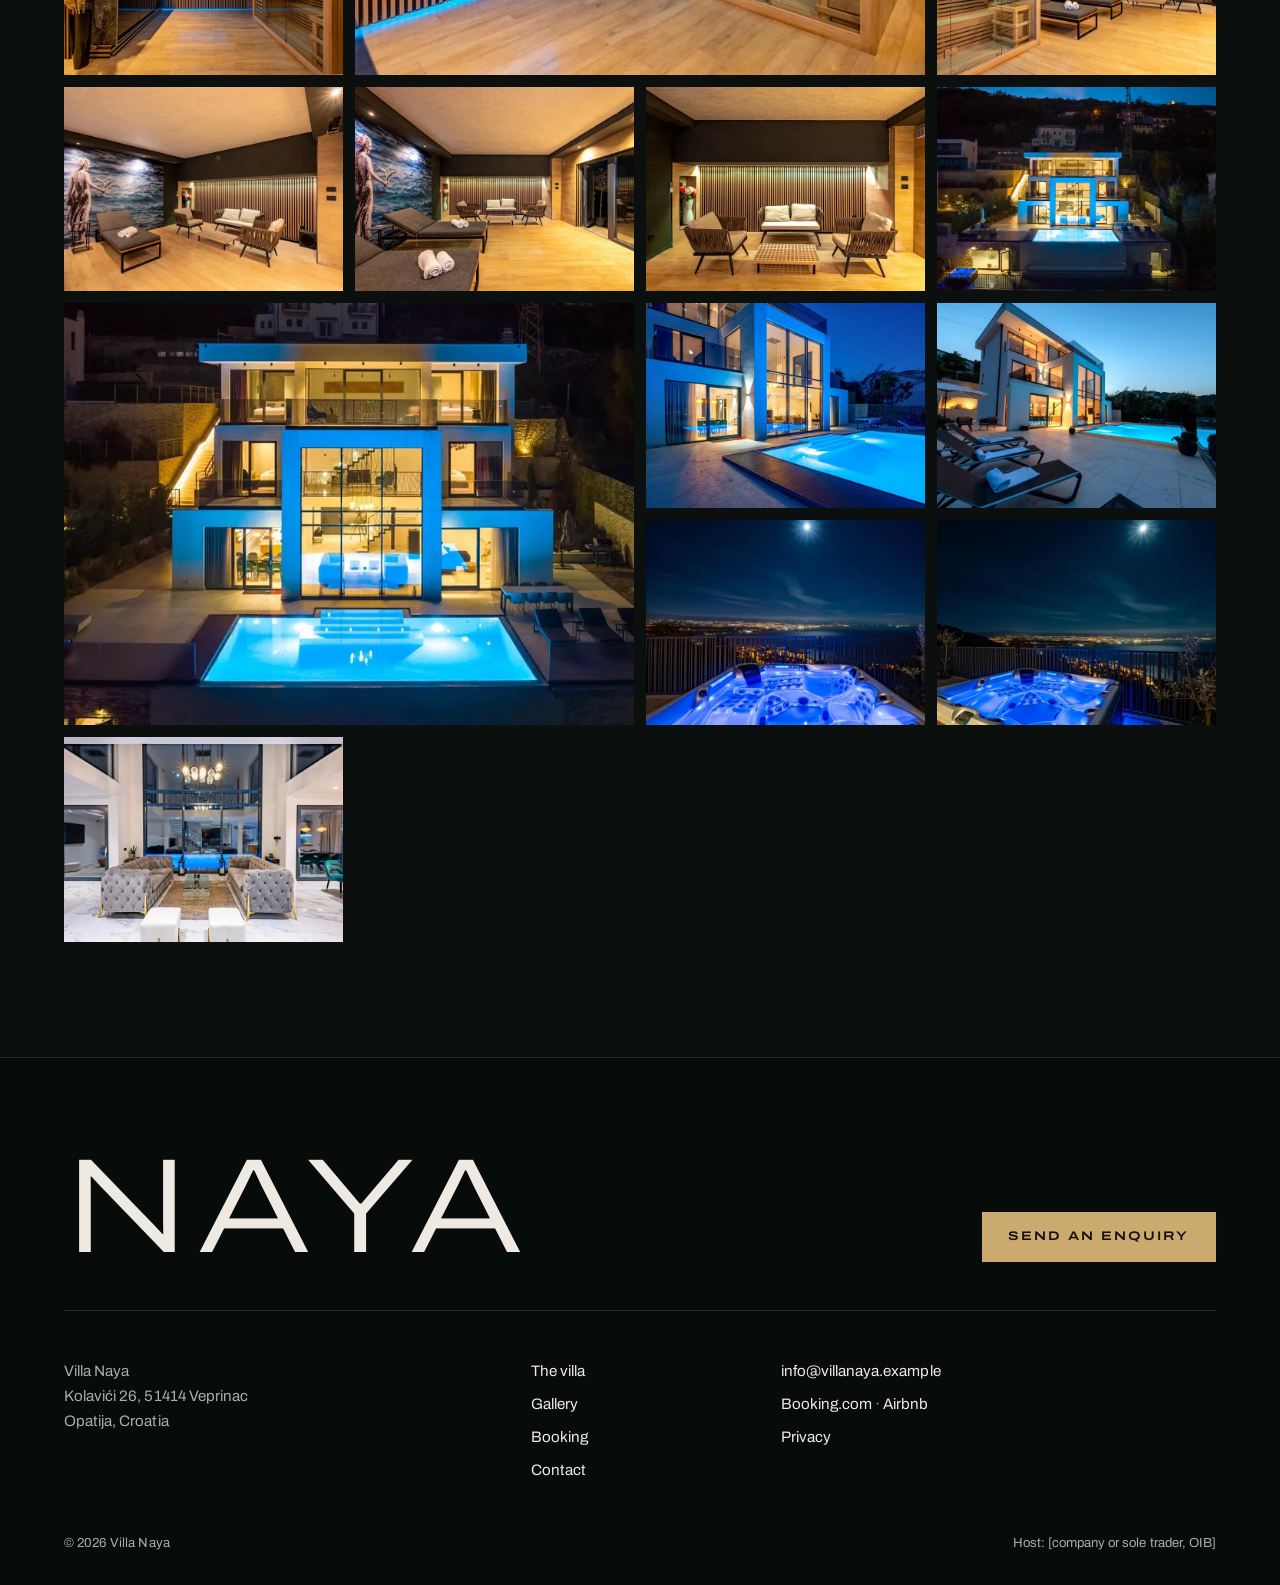
<file: galerija.html>
<!doctype html>
<html lang="hr">
<head>
<meta charset="utf-8">
<meta name="robots" content="noindex, nofollow">
<meta name="viewport" content="width=device-width, initial-scale=1, viewport-fit=cover">
<meta name="theme-color" content="#0B0F0E">
<link rel="icon" href="favicon.svg" type="image/svg+xml">
<link rel="preload" href="fonts/archivo-latin.woff2" as="font" type="font/woff2" crossorigin>
<link rel="stylesheet" href="css/faces.css?v=cf7dda2c">
<link rel="stylesheet" href="scrollcraft.css?v=4cabdc0b">
<link rel="stylesheet" href="css/site.css?v=e36e8a1a">

<title data-i18n="meta.gallery.title">Galerija · Villa Naya iznad Opatije</title>
<meta name="description" content="Fotografije vile Naya: infinity bazen iznad Kvarnera, boravak sa staklenim zidom, pet suita, wellness i vila noću." data-i18n-attr="content:meta.gallery.desc">
<meta name="vn-email" content="info@villanaya.example">
</head>
<body data-page="galerija">
<a class="skip" href="#main" data-i18n="ui.skip">Preskoči na sadržaj</a>
<header class="bar" data-bar>
  <a class="mark" href="index.html" aria-label="Villa Naya, početna" data-i18n-attr="aria-label:ui.home"><span class="mark__v">Villa</span> <span class="mark__n">Naya</span></a>
  <div class="bar__end">
    <div class="lang" role="group" aria-label="Jezik" data-i18n-attr="aria-label:ui.lang">
      <button type="button" data-lang="hr" lang="hr" aria-pressed="true">HR</button>
      <button type="button" data-lang="en" lang="en" aria-pressed="false">EN</button>
      <button type="button" data-lang="de" lang="de" aria-pressed="false">DE</button>
      <button type="button" data-lang="it" lang="it" aria-pressed="false">IT</button>
    </div>
    <a class="btn btn--line bar__cta" href="rezervacije.html" data-i18n="cta.ask">Upit</a>
    <button class="menu-btn" type="button" aria-expanded="false" aria-controls="izbornik" data-menu-btn><span class="menu-btn__l" data-i18n="ui.menu">Izbornik</span><span class="menu-btn__i" aria-hidden="true"></span></button>
  </div>
</header>
<div class="index" id="izbornik" data-menu hidden>
  <div class="index__pics" aria-hidden="true">
    <img src="img/g/boravak-1600.webp" srcset="img/g/boravak-800.webp 800w, img/g/boravak-1600.webp 1600w" sizes="50vw" width="1600" height="1065" alt="" decoding="async" loading="lazy" data-pic="vila">
    <img src="img/g/s-smaragd-1600.webp" srcset="img/g/s-smaragd-800.webp 800w, img/g/s-smaragd-1600.webp 1600w" sizes="50vw" width="1600" height="1065" alt="" decoding="async" loading="lazy" data-pic="suite">
    <img src="img/g/sauna-1600.webp" srcset="img/g/sauna-800.webp 800w, img/g/sauna-1600.webp 1600w" sizes="50vw" width="1600" height="1065" alt="" decoding="async" loading="lazy" data-pic="wellness">
    <img src="img/g/bazen-zaljev-1600.webp" srcset="img/g/bazen-zaljev-800.webp 800w, img/g/bazen-zaljev-1600.webp 1600w" sizes="50vw" width="1600" height="1065" alt="" decoding="async" loading="lazy" data-pic="galerija">
    <img src="img/g/noc-vila-1600.webp" srcset="img/g/noc-vila-800.webp 800w, img/g/noc-vila-1600.webp 1600w" sizes="50vw" width="1600" height="1067" alt="" decoding="async" loading="lazy" data-pic="rezervacije">
    <img src="img/g/terasa-pogled-1600.webp" srcset="img/g/terasa-pogled-800.webp 800w, img/g/terasa-pogled-1600.webp 1600w" sizes="50vw" width="1600" height="1065" alt="" decoding="async" loading="lazy" data-pic="kontakt">
  </div>
  <nav class="index__nav" aria-label="Izbornik" data-i18n-attr="aria-label:ui.menu">
    <a href="index.html" data-pic="galerija"><span class="index__t" data-i18n="nav.home">Početna</span><span class="index__d" data-i18n="nav.homeD">bazen, staklo, noć</span></a>
    <a href="vila.html" data-pic="vila"><span class="index__t" data-i18n="nav.villa">Vila</span><span class="index__d" data-i18n="nav.villaD">320 m², prostori i oprema</span></a>
    <a href="vila.html#suite" data-pic="suite"><span class="index__t" data-i18n="nav.suites">Suite</span><span class="index__d" data-i18n="nav.suitesD">pet soba, svaka s kupaonicom</span></a>
    <a href="vila.html#wellness" data-pic="wellness"><span class="index__t" data-i18n="nav.well">Wellness</span><span class="index__d" data-i18n="nav.wellD">sauna, whirlpool, lounge</span></a>
    <a href="galerija.html" aria-current="page" data-pic="galerija"><span class="index__t" data-i18n="nav.gallery">Galerija</span><span class="index__d" data-i18n="nav.galleryD">72 fotografije</span></a>
    <a href="rezervacije.html" data-pic="rezervacije"><span class="index__t" data-i18n="nav.book">Rezervacije</span><span class="index__d" data-i18n="nav.bookD">upit za vaše datume</span></a>
    <a href="kontakt.html" data-pic="kontakt"><span class="index__t" data-i18n="nav.contact">Kontakt</span><span class="index__d" data-i18n="nav.contactD">Veprinac, iznad Opatije</span></a>
  </nav>
  <div class="index__foot">
    <div class="lang" role="group" aria-label="Jezik" data-i18n-attr="aria-label:ui.lang">
      <button type="button" data-lang="hr" lang="hr" aria-pressed="true">HR</button>
      <button type="button" data-lang="en" lang="en" aria-pressed="false">EN</button>
      <button type="button" data-lang="de" lang="de" aria-pressed="false">DE</button>
      <button type="button" data-lang="it" lang="it" aria-pressed="false">IT</button>
    </div>
    <p>Kolavići 26, 51414 Veprinac · <a href="#" data-email>e-mail</a></p>
  </div>
</div>


<main id="main">
  <header class="page-head">
    <div class="wrap" data-sc-in data-sc-stagger="70">
      <h1 class="h-xxl" data-i18n="gallery.title">Galerija</h1>
      <p class="lede" data-i18n="gallery.intro">Danju, u sumrak i noću. Sve fotografije su iz vile, bez dorada.</p>
      <div class="filters" role="group" aria-label="Filtar" data-i18n-attr="aria-label:gallery.filter" data-filters>
        <button type="button" data-f="all" aria-pressed="true"><span data-i18n="gallery.all">Sve</span><span class="n"></span></button>
        <button type="button" data-f="vani" aria-pressed="false"><span data-i18n="g.vani">Bazen i terase</span><span class="n"></span></button>
        <button type="button" data-f="unutra" aria-pressed="false"><span data-i18n="g.unutra">Boravak i kuhinja</span><span class="n"></span></button>
        <button type="button" data-f="suite" aria-pressed="false"><span data-i18n="g.suite">Suite i kupaonice</span><span class="n"></span></button>
        <button type="button" data-f="wellness" aria-pressed="false"><span data-i18n="g.wellness">Wellness</span><span class="n"></span></button>
        <button type="button" data-f="noc" aria-pressed="false"><span data-i18n="g.noc">Noću</span><span class="n"></span></button>
      </div>
    </div>
  </header>
  <section class="sec sec--tight">
    <div class="wrap">
      <div class="grid" data-grid>
<a href="img/g/bazen-rub-1600.webp" data-group="vani" class="is-wide"><img src="img/g/bazen-rub-1600.webp" srcset="img/g/bazen-rub-800.webp 800w, img/g/bazen-rub-1600.webp 1600w" sizes="(min-width: 1200px) 25vw, (min-width: 600px) 33vw, 50vw" width="1600" height="1065" alt="Vila Naya: infinity bazen iznad Kvarnera" data-cap="vani.pool" decoding="async" loading="lazy"></a>
<a href="img/g/bazen-zaljev-1600.webp" data-group="vani" class="is-wide"><img src="img/g/bazen-zaljev-1600.webp" srcset="img/g/bazen-zaljev-800.webp 800w, img/g/bazen-zaljev-1600.webp 1600w" sizes="(min-width: 1200px) 25vw, (min-width: 600px) 33vw, 50vw" width="1600" height="1065" alt="Vila Naya: infinity bazen iznad Kvarnera" data-cap="vani.pool" decoding="async" loading="lazy"></a>
<a href="img/g/bazen-lezaljke-1600.webp" data-group="vani"><img src="img/g/bazen-lezaljke-1600.webp" srcset="img/g/bazen-lezaljke-800.webp 800w, img/g/bazen-lezaljke-1600.webp 1600w" sizes="(min-width: 1200px) 25vw, (min-width: 600px) 33vw, 50vw" width="1600" height="1065" alt="Vila Naya: infinity bazen iznad Kvarnera" data-cap="vani.pool" decoding="async" loading="lazy"></a>
<a href="img/g/bazen-kuca-1600.webp" data-group="vani"><img src="img/g/bazen-kuca-1600.webp" srcset="img/g/bazen-kuca-800.webp 800w, img/g/bazen-kuca-1600.webp 1600w" sizes="(min-width: 1200px) 25vw, (min-width: 600px) 33vw, 50vw" width="1600" height="1065" alt="Vila Naya: infinity bazen iznad Kvarnera" data-cap="vani.pool" decoding="async" loading="lazy"></a>
<a href="img/g/bazen-kuca-2-1600.webp" data-group="vani"><img src="img/g/bazen-kuca-2-1600.webp" srcset="img/g/bazen-kuca-2-800.webp 800w, img/g/bazen-kuca-2-1600.webp 1600w" sizes="(min-width: 1200px) 25vw, (min-width: 600px) 33vw, 50vw" width="1600" height="1065" alt="Vila Naya: infinity bazen iznad Kvarnera" data-cap="vani.pool" decoding="async" loading="lazy"></a>
<a href="img/g/vila-dan-1600.webp" data-group="vani"><img src="img/g/vila-dan-1600.webp" srcset="img/g/vila-dan-800.webp 800w, img/g/vila-dan-1600.webp 1600w" sizes="(min-width: 1200px) 25vw, (min-width: 600px) 33vw, 50vw" width="1600" height="1068" alt="Vila Naya: vila izvana" data-cap="vani.facade" decoding="async" loading="lazy"></a>
<a href="img/g/vila-ugao-1600.webp" data-group="vani"><img src="img/g/vila-ugao-1600.webp" srcset="img/g/vila-ugao-800.webp 800w, img/g/vila-ugao-1600.webp 1600w" sizes="(min-width: 1200px) 25vw, (min-width: 600px) 33vw, 50vw" width="1600" height="1065" alt="Vila Naya: vila izvana" data-cap="vani.facade" decoding="async" loading="lazy"></a>
<a href="img/g/vila-oblaci-1600.webp" data-group="vani"><img src="img/g/vila-oblaci-1600.webp" srcset="img/g/vila-oblaci-800.webp 800w, img/g/vila-oblaci-1600.webp 1600w" sizes="(min-width: 1200px) 25vw, (min-width: 600px) 33vw, 50vw" width="1600" height="1065" alt="Vila Naya: terasa" data-cap="vani.terrace" decoding="async" loading="lazy"></a>
<a href="img/g/terasa-stol-1600.webp" data-group="vani"><img src="img/g/terasa-stol-1600.webp" srcset="img/g/terasa-stol-800.webp 800w, img/g/terasa-stol-1600.webp 1600w" sizes="(min-width: 1200px) 25vw, (min-width: 600px) 33vw, 50vw" width="1600" height="1065" alt="Vila Naya: terasa" data-cap="vani.terrace" decoding="async" loading="lazy"></a>
<a href="img/g/terasa-lounge-1600.webp" data-group="vani"><img src="img/g/terasa-lounge-1600.webp" srcset="img/g/terasa-lounge-800.webp 800w, img/g/terasa-lounge-1600.webp 1600w" sizes="(min-width: 1200px) 25vw, (min-width: 600px) 33vw, 50vw" width="1600" height="1065" alt="Vila Naya: lounge na terasi" data-cap="vani.lounge" decoding="async" loading="lazy"></a>
<a href="img/g/terasa-lounge-2-1600.webp" data-group="vani"><img src="img/g/terasa-lounge-2-1600.webp" srcset="img/g/terasa-lounge-2-800.webp 800w, img/g/terasa-lounge-2-1600.webp 1600w" sizes="(min-width: 1200px) 25vw, (min-width: 600px) 33vw, 50vw" width="1600" height="1065" alt="Vila Naya: lounge na terasi" data-cap="vani.lounge" decoding="async" loading="lazy"></a>
<a href="img/g/terasa-pogled-1600.webp" data-group="vani" class="is-wide"><img src="img/g/terasa-pogled-1600.webp" srcset="img/g/terasa-pogled-800.webp 800w, img/g/terasa-pogled-1600.webp 1600w" sizes="(min-width: 1200px) 25vw, (min-width: 600px) 33vw, 50vw" width="1600" height="1065" alt="Vila Naya: lounge na terasi" data-cap="vani.lounge" decoding="async" loading="lazy"></a>
<a href="img/g/terasa-suncobran-1600.webp" data-group="vani"><img src="img/g/terasa-suncobran-1600.webp" srcset="img/g/terasa-suncobran-800.webp 800w, img/g/terasa-suncobran-1600.webp 1600w" sizes="(min-width: 1200px) 25vw, (min-width: 600px) 33vw, 50vw" width="1600" height="1068" alt="Vila Naya: terasa" data-cap="vani.terrace" decoding="async" loading="lazy"></a>
<a href="img/g/pogled-gore-1600.webp" data-group="vani"><img src="img/g/pogled-gore-1600.webp" srcset="img/g/pogled-gore-800.webp 800w, img/g/pogled-gore-1600.webp 1600w" sizes="(min-width: 1200px) 25vw, (min-width: 600px) 33vw, 50vw" width="1600" height="1065" alt="Vila Naya: pogled na Kvarner" data-cap="vani.view" decoding="async" loading="lazy"></a>
<a href="img/g/vila-bok-1600.webp" data-group="vani"><img src="img/g/vila-bok-1600.webp" srcset="img/g/vila-bok-800.webp 800w, img/g/vila-bok-1600.webp 1600w" sizes="(min-width: 1200px) 25vw, (min-width: 600px) 33vw, 50vw" width="1600" height="1065" alt="Vila Naya: vila izvana" data-cap="vani.facade" decoding="async" loading="lazy"></a>
<a href="img/g/vrt-staza-1600.webp" data-group="vani"><img src="img/g/vrt-staza-1600.webp" srcset="img/g/vrt-staza-800.webp 800w, img/g/vrt-staza-1600.webp 1600w" sizes="(min-width: 1200px) 25vw, (min-width: 600px) 33vw, 50vw" width="1600" height="1065" alt="Vila Naya: vrt" data-cap="vani.garden" decoding="async" loading="lazy"></a>
<a href="img/g/vrt-terasa-1600.webp" data-group="vani"><img src="img/g/vrt-terasa-1600.webp" srcset="img/g/vrt-terasa-800.webp 800w, img/g/vrt-terasa-1600.webp 1600w" sizes="(min-width: 1200px) 25vw, (min-width: 600px) 33vw, 50vw" width="1600" height="1065" alt="Vila Naya: vrt" data-cap="vani.garden" decoding="async" loading="lazy"></a>
<a href="img/g/rostilj-1600.webp" data-group="vani"><img src="img/g/rostilj-1600.webp" srcset="img/g/rostilj-800.webp 800w, img/g/rostilj-1600.webp 1600w" sizes="(min-width: 1200px) 25vw, (min-width: 600px) 33vw, 50vw" width="1600" height="1065" alt="Vila Naya: roštilj" data-cap="vani.bbq" decoding="async" loading="lazy"></a>
<a href="img/g/boravak-1600.webp" data-group="unutra" class="is-wide"><img src="img/g/boravak-1600.webp" srcset="img/g/boravak-800.webp 800w, img/g/boravak-1600.webp 1600w" sizes="(min-width: 1200px) 25vw, (min-width: 600px) 33vw, 50vw" width="1600" height="1065" alt="Vila Naya: dnevni boravak" data-cap="unutra.living" decoding="async" loading="lazy"></a>
<a href="img/g/boravak-2-1600.webp" data-group="unutra"><img src="img/g/boravak-2-1600.webp" srcset="img/g/boravak-2-800.webp 800w, img/g/boravak-2-1600.webp 1600w" sizes="(min-width: 1200px) 25vw, (min-width: 600px) 33vw, 50vw" width="1600" height="1065" alt="Vila Naya: dnevni boravak" data-cap="unutra.living" decoding="async" loading="lazy"></a>
<a href="img/g/boravak-3-1600.webp" data-group="unutra"><img src="img/g/boravak-3-1600.webp" srcset="img/g/boravak-3-800.webp 800w, img/g/boravak-3-1600.webp 1600w" sizes="(min-width: 1200px) 25vw, (min-width: 600px) 33vw, 50vw" width="1600" height="1065" alt="Vila Naya: dnevni boravak" data-cap="unutra.living" decoding="async" loading="lazy"></a>
<a href="img/g/boravak-4-1600.webp" data-group="unutra"><img src="img/g/boravak-4-1600.webp" srcset="img/g/boravak-4-800.webp 800w, img/g/boravak-4-1600.webp 1600w" sizes="(min-width: 1200px) 25vw, (min-width: 600px) 33vw, 50vw" width="1600" height="1065" alt="Vila Naya: dnevni boravak" data-cap="unutra.living" decoding="async" loading="lazy"></a>
<a href="img/g/boravak-galerija-1600.webp" data-group="unutra"><img src="img/g/boravak-galerija-1600.webp" srcset="img/g/boravak-galerija-800.webp 800w, img/g/boravak-galerija-1600.webp 1600w" sizes="(min-width: 1200px) 25vw, (min-width: 600px) 33vw, 50vw" width="1600" height="1065" alt="Vila Naya: dnevni boravak" data-cap="unutra.living" decoding="async" loading="lazy"></a>
<a href="img/g/boravak-5-1600.webp" data-group="unutra"><img src="img/g/boravak-5-1600.webp" srcset="img/g/boravak-5-800.webp 800w, img/g/boravak-5-1600.webp 1600w" sizes="(min-width: 1200px) 25vw, (min-width: 600px) 33vw, 50vw" width="1600" height="1065" alt="Vila Naya: dnevni boravak" data-cap="unutra.living" decoding="async" loading="lazy"></a>
<a href="img/g/boravak-6-1600.webp" data-group="unutra"><img src="img/g/boravak-6-1600.webp" srcset="img/g/boravak-6-800.webp 800w, img/g/boravak-6-1600.webp 1600w" sizes="(min-width: 1200px) 25vw, (min-width: 600px) 33vw, 50vw" width="1600" height="1065" alt="Vila Naya: dnevni boravak" data-cap="unutra.living" decoding="async" loading="lazy"></a>
<a href="img/g/boravak-kuhinja-1600.webp" data-group="unutra"><img src="img/g/boravak-kuhinja-1600.webp" srcset="img/g/boravak-kuhinja-800.webp 800w, img/g/boravak-kuhinja-1600.webp 1600w" sizes="(min-width: 1200px) 25vw, (min-width: 600px) 33vw, 50vw" width="1600" height="1065" alt="Vila Naya: kuhinja" data-cap="unutra.kitchen" decoding="async" loading="lazy"></a>
<a href="img/g/stubiste-1600.webp" data-group="unutra"><img src="img/g/stubiste-1600.webp" srcset="img/g/stubiste-800.webp 800w, img/g/stubiste-1600.webp 1600w" sizes="(min-width: 1200px) 25vw, (min-width: 600px) 33vw, 50vw" width="1600" height="1065" alt="Vila Naya: stubište" data-cap="unutra.stairs" decoding="async" loading="lazy"></a>
<a href="img/g/kuhinja-1600.webp" data-group="unutra"><img src="img/g/kuhinja-1600.webp" srcset="img/g/kuhinja-800.webp 800w, img/g/kuhinja-1600.webp 1600w" sizes="(min-width: 1200px) 25vw, (min-width: 600px) 33vw, 50vw" width="1600" height="1065" alt="Vila Naya: kuhinja" data-cap="unutra.kitchen" decoding="async" loading="lazy"></a>
<a href="img/g/kuhinja-2-1600.webp" data-group="unutra"><img src="img/g/kuhinja-2-1600.webp" srcset="img/g/kuhinja-2-800.webp 800w, img/g/kuhinja-2-1600.webp 1600w" sizes="(min-width: 1200px) 25vw, (min-width: 600px) 33vw, 50vw" width="1600" height="1065" alt="Vila Naya: kuhinja" data-cap="unutra.kitchen" decoding="async" loading="lazy"></a>
<a href="img/g/blagovaonica-1600.webp" data-group="unutra" class="is-wide"><img src="img/g/blagovaonica-1600.webp" srcset="img/g/blagovaonica-800.webp 800w, img/g/blagovaonica-1600.webp 1600w" sizes="(min-width: 1200px) 25vw, (min-width: 600px) 33vw, 50vw" width="1600" height="1065" alt="Vila Naya: blagovaonica" data-cap="unutra.dining" decoding="async" loading="lazy"></a>
<a href="img/g/blagovaonica-2-1600.webp" data-group="unutra"><img src="img/g/blagovaonica-2-1600.webp" srcset="img/g/blagovaonica-2-800.webp 800w, img/g/blagovaonica-2-1600.webp 1600w" sizes="(min-width: 1200px) 25vw, (min-width: 600px) 33vw, 50vw" width="1600" height="1065" alt="Vila Naya: blagovaonica" data-cap="unutra.dining" decoding="async" loading="lazy"></a>
<a href="img/g/blagovaonica-3-1600.webp" data-group="unutra"><img src="img/g/blagovaonica-3-1600.webp" srcset="img/g/blagovaonica-3-800.webp 800w, img/g/blagovaonica-3-1600.webp 1600w" sizes="(min-width: 1200px) 25vw, (min-width: 600px) 33vw, 50vw" width="1600" height="1065" alt="Vila Naya: blagovaonica" data-cap="unutra.dining" decoding="async" loading="lazy"></a>
<a href="img/g/blagovaonica-4-1600.webp" data-group="unutra"><img src="img/g/blagovaonica-4-1600.webp" srcset="img/g/blagovaonica-4-800.webp 800w, img/g/blagovaonica-4-1600.webp 1600w" sizes="(min-width: 1200px) 25vw, (min-width: 600px) 33vw, 50vw" width="1600" height="1065" alt="Vila Naya: blagovaonica" data-cap="unutra.dining" decoding="async" loading="lazy"></a>
<a href="img/g/blagovaonica-5-1600.webp" data-group="unutra"><img src="img/g/blagovaonica-5-1600.webp" srcset="img/g/blagovaonica-5-800.webp 800w, img/g/blagovaonica-5-1600.webp 1600w" sizes="(min-width: 1200px) 25vw, (min-width: 600px) 33vw, 50vw" width="1600" height="1065" alt="Vila Naya: blagovaonica" data-cap="unutra.dining" decoding="async" loading="lazy"></a>
<a href="img/g/blagovaonica-6-1600.webp" data-group="unutra"><img src="img/g/blagovaonica-6-1600.webp" srcset="img/g/blagovaonica-6-800.webp 800w, img/g/blagovaonica-6-1600.webp 1600w" sizes="(min-width: 1200px) 25vw, (min-width: 600px) 33vw, 50vw" width="1600" height="1065" alt="Vila Naya: blagovaonica" data-cap="unutra.dining" decoding="async" loading="lazy"></a>
<a href="img/g/kutak-pogled-1600.webp" data-group="unutra"><img src="img/g/kutak-pogled-1600.webp" srcset="img/g/kutak-pogled-800.webp 800w, img/g/kutak-pogled-1600.webp 1600w" sizes="(min-width: 1200px) 25vw, (min-width: 600px) 33vw, 50vw" width="1600" height="1065" alt="Vila Naya: pogled na Kvarner" data-cap="unutra.view" decoding="async" loading="lazy"></a>
<a href="img/g/s-smaragd-1600.webp" data-group="suite"><img src="img/g/s-smaragd-1600.webp" srcset="img/g/s-smaragd-800.webp 800w, img/g/s-smaragd-1600.webp 1600w" sizes="(min-width: 1200px) 25vw, (min-width: 600px) 33vw, 50vw" width="1600" height="1065" alt="Vila Naya: suita Smaragd" data-cap="suite.smaragd" decoding="async" loading="lazy"></a>
<a href="img/g/s-smaragd-2-1600.webp" data-group="suite"><img src="img/g/s-smaragd-2-1600.webp" srcset="img/g/s-smaragd-2-800.webp 800w, img/g/s-smaragd-2-1600.webp 1600w" sizes="(min-width: 1200px) 25vw, (min-width: 600px) 33vw, 50vw" width="1600" height="1065" alt="Vila Naya: suita Smaragd" data-cap="suite.smaragd" decoding="async" loading="lazy"></a>
<a href="img/g/s-portret-1600.webp" data-group="suite"><img src="img/g/s-portret-1600.webp" srcset="img/g/s-portret-800.webp 800w, img/g/s-portret-1600.webp 1600w" sizes="(min-width: 1200px) 25vw, (min-width: 600px) 33vw, 50vw" width="1600" height="1065" alt="Vila Naya: suita Portret" data-cap="suite.portret" decoding="async" loading="lazy"></a>
<a href="img/g/s-portret-2-1600.webp" data-group="suite"><img src="img/g/s-portret-2-1600.webp" srcset="img/g/s-portret-2-800.webp 800w, img/g/s-portret-2-1600.webp 1600w" sizes="(min-width: 1200px) 25vw, (min-width: 600px) 33vw, 50vw" width="1600" height="1065" alt="Vila Naya: suita Portret" data-cap="suite.portret" decoding="async" loading="lazy"></a>
<a href="img/g/s-portret-3-1600.webp" data-group="suite"><img src="img/g/s-portret-3-1600.webp" srcset="img/g/s-portret-3-800.webp 800w, img/g/s-portret-3-1600.webp 1600w" sizes="(min-width: 1200px) 25vw, (min-width: 600px) 33vw, 50vw" width="1600" height="1065" alt="Vila Naya: suita Portret" data-cap="suite.portret" decoding="async" loading="lazy"></a>
<a href="img/g/s-portret-4-1600.webp" data-group="suite"><img src="img/g/s-portret-4-1600.webp" srcset="img/g/s-portret-4-800.webp 800w, img/g/s-portret-4-1600.webp 1600w" sizes="(min-width: 1200px) 25vw, (min-width: 600px) 33vw, 50vw" width="1600" height="1065" alt="Vila Naya: suita Portret" data-cap="suite.portret" decoding="async" loading="lazy"></a>
<a href="img/g/s-portret-5-1600.webp" data-group="suite"><img src="img/g/s-portret-5-1600.webp" srcset="img/g/s-portret-5-800.webp 800w, img/g/s-portret-5-1600.webp 1600w" sizes="(min-width: 1200px) 25vw, (min-width: 600px) 33vw, 50vw" width="1600" height="1065" alt="Vila Naya: suita Portret" data-cap="suite.portret" decoding="async" loading="lazy"></a>
<a href="img/g/s-bronca-1600.webp" data-group="suite"><img src="img/g/s-bronca-1600.webp" srcset="img/g/s-bronca-800.webp 800w, img/g/s-bronca-1600.webp 1600w" sizes="(min-width: 1200px) 25vw, (min-width: 600px) 33vw, 50vw" width="1600" height="1065" alt="Vila Naya: suita Bronca" data-cap="suite.bronca" decoding="async" loading="lazy"></a>
<a href="img/g/s-bronca-2-1600.webp" data-group="suite"><img src="img/g/s-bronca-2-1600.webp" srcset="img/g/s-bronca-2-800.webp 800w, img/g/s-bronca-2-1600.webp 1600w" sizes="(min-width: 1200px) 25vw, (min-width: 600px) 33vw, 50vw" width="1600" height="1065" alt="Vila Naya: suita Bronca" data-cap="suite.bronca" decoding="async" loading="lazy"></a>
<a href="img/g/s-bronca-3-1600.webp" data-group="suite"><img src="img/g/s-bronca-3-1600.webp" srcset="img/g/s-bronca-3-800.webp 800w, img/g/s-bronca-3-1600.webp 1600w" sizes="(min-width: 1200px) 25vw, (min-width: 600px) 33vw, 50vw" width="1600" height="1065" alt="Vila Naya: suita Bronca" data-cap="suite.bronca" decoding="async" loading="lazy"></a>
<a href="img/g/s-bjelokost-1600.webp" data-group="suite"><img src="img/g/s-bjelokost-1600.webp" srcset="img/g/s-bjelokost-800.webp 800w, img/g/s-bjelokost-1600.webp 1600w" sizes="(min-width: 1200px) 25vw, (min-width: 600px) 33vw, 50vw" width="1600" height="1065" alt="Vila Naya: suita Bjelokost" data-cap="suite.bjelokost" decoding="async" loading="lazy"></a>
<a href="img/g/s-bjelokost-2-1600.webp" data-group="suite"><img src="img/g/s-bjelokost-2-1600.webp" srcset="img/g/s-bjelokost-2-800.webp 800w, img/g/s-bjelokost-2-1600.webp 1600w" sizes="(min-width: 1200px) 25vw, (min-width: 600px) 33vw, 50vw" width="1600" height="1065" alt="Vila Naya: suita Bjelokost" data-cap="suite.bjelokost" decoding="async" loading="lazy"></a>
<a href="img/g/s-perunika-1600.webp" data-group="suite"><img src="img/g/s-perunika-1600.webp" srcset="img/g/s-perunika-800.webp 800w, img/g/s-perunika-1600.webp 1600w" sizes="(min-width: 1200px) 25vw, (min-width: 600px) 33vw, 50vw" width="1600" height="1065" alt="Vila Naya: suita Perunika" data-cap="suite.perunika" decoding="async" loading="lazy"></a>
<a href="img/g/kup-kada-1600.webp" data-group="suite"><img src="img/g/kup-kada-1600.webp" srcset="img/g/kup-kada-800.webp 800w, img/g/kup-kada-1600.webp 1600w" sizes="(min-width: 1200px) 25vw, (min-width: 600px) 33vw, 50vw" width="1600" height="1065" alt="Vila Naya: kupaonica" data-cap="suite.bathroom" decoding="async" loading="lazy"></a>
<a href="img/g/kup-kada-2-1600.webp" data-group="suite"><img src="img/g/kup-kada-2-1600.webp" srcset="img/g/kup-kada-2-800.webp 800w, img/g/kup-kada-2-1600.webp 1600w" sizes="(min-width: 1200px) 25vw, (min-width: 600px) 33vw, 50vw" width="1600" height="1065" alt="Vila Naya: kupaonica" data-cap="suite.bathroom" decoding="async" loading="lazy"></a>
<a href="img/g/kup-peonije-1600.webp" data-group="suite"><img src="img/g/kup-peonije-1600.webp" srcset="img/g/kup-peonije-800.webp 800w, img/g/kup-peonije-1600.webp 1600w" sizes="(min-width: 1200px) 25vw, (min-width: 600px) 33vw, 50vw" width="1600" height="1065" alt="Vila Naya: kupaonica" data-cap="suite.bathroom" decoding="async" loading="lazy"></a>
<a href="img/g/kup-peonije-2-1600.webp" data-group="suite"><img src="img/g/kup-peonije-2-1600.webp" srcset="img/g/kup-peonije-2-800.webp 800w, img/g/kup-peonije-2-1600.webp 1600w" sizes="(min-width: 1200px) 25vw, (min-width: 600px) 33vw, 50vw" width="1600" height="1065" alt="Vila Naya: kupaonica" data-cap="suite.bathroom" decoding="async" loading="lazy"></a>
<a href="img/g/kup-tus-1600.webp" data-group="suite"><img src="img/g/kup-tus-1600.webp" srcset="img/g/kup-tus-800.webp 800w, img/g/kup-tus-1600.webp 1600w" sizes="(min-width: 1200px) 25vw, (min-width: 600px) 33vw, 50vw" width="1600" height="1065" alt="Vila Naya: kupaonica" data-cap="suite.bathroom" decoding="async" loading="lazy"></a>
<a href="img/g/kup-tus-2-1600.webp" data-group="suite"><img src="img/g/kup-tus-2-1600.webp" srcset="img/g/kup-tus-2-800.webp 800w, img/g/kup-tus-2-1600.webp 1600w" sizes="(min-width: 1200px) 25vw, (min-width: 600px) 33vw, 50vw" width="1600" height="1065" alt="Vila Naya: kupaonica" data-cap="suite.bathroom" decoding="async" loading="lazy"></a>
<a href="img/g/kup-zlato-1600.webp" data-group="suite"><img src="img/g/kup-zlato-1600.webp" srcset="img/g/kup-zlato-800.webp 800w, img/g/kup-zlato-1600.webp 1600w" sizes="(min-width: 1200px) 25vw, (min-width: 600px) 33vw, 50vw" width="1600" height="1065" alt="Vila Naya: kupaonica" data-cap="suite.bathroom" decoding="async" loading="lazy"></a>
<a href="img/g/kup-ogledalo-1600.webp" data-group="suite"><img src="img/g/kup-ogledalo-1600.webp" srcset="img/g/kup-ogledalo-800.webp 800w, img/g/kup-ogledalo-1600.webp 1600w" sizes="(min-width: 1200px) 25vw, (min-width: 600px) 33vw, 50vw" width="1600" height="1065" alt="Vila Naya: kupaonica" data-cap="suite.bathroom" decoding="async" loading="lazy"></a>
<a href="img/g/kup-mramor-1600.webp" data-group="suite"><img src="img/g/kup-mramor-1600.webp" srcset="img/g/kup-mramor-800.webp 800w, img/g/kup-mramor-1600.webp 1600w" sizes="(min-width: 1200px) 25vw, (min-width: 600px) 33vw, 50vw" width="1600" height="1065" alt="Vila Naya: kupaonica" data-cap="suite.bathroom" decoding="async" loading="lazy"></a>
<a href="img/g/sauna-1600.webp" data-group="wellness" class="is-wide"><img src="img/g/sauna-1600.webp" srcset="img/g/sauna-800.webp 800w, img/g/sauna-1600.webp 1600w" sizes="(min-width: 1200px) 25vw, (min-width: 600px) 33vw, 50vw" width="1600" height="1065" alt="Wellness: sauna" data-cap="wellness.sauna" decoding="async" loading="lazy"></a>
<a href="img/g/sauna-2-1600.webp" data-group="wellness"><img src="img/g/sauna-2-1600.webp" srcset="img/g/sauna-2-800.webp 800w, img/g/sauna-2-1600.webp 1600w" sizes="(min-width: 1200px) 25vw, (min-width: 600px) 33vw, 50vw" width="1600" height="1065" alt="Wellness: sauna" data-cap="wellness.sauna" decoding="async" loading="lazy"></a>
<a href="img/g/sauna-3-1600.webp" data-group="wellness"><img src="img/g/sauna-3-1600.webp" srcset="img/g/sauna-3-800.webp 800w, img/g/sauna-3-1600.webp 1600w" sizes="(min-width: 1200px) 25vw, (min-width: 600px) 33vw, 50vw" width="1600" height="1065" alt="Wellness: sauna" data-cap="wellness.sauna" decoding="async" loading="lazy"></a>
<a href="img/g/sauna-lounge-1600.webp" data-group="wellness"><img src="img/g/sauna-lounge-1600.webp" srcset="img/g/sauna-lounge-800.webp 800w, img/g/sauna-lounge-1600.webp 1600w" sizes="(min-width: 1200px) 25vw, (min-width: 600px) 33vw, 50vw" width="1600" height="1065" alt="Wellness: sauna" data-cap="wellness.sauna" decoding="async" loading="lazy"></a>
<a href="img/g/lounge-mural-1600.webp" data-group="wellness"><img src="img/g/lounge-mural-1600.webp" srcset="img/g/lounge-mural-800.webp 800w, img/g/lounge-mural-1600.webp 1600w" sizes="(min-width: 1200px) 25vw, (min-width: 600px) 33vw, 50vw" width="1600" height="1065" alt="Wellness: lounge pod nadstrešnicom" data-cap="wellness.cover" decoding="async" loading="lazy"></a>
<a href="img/g/lounge-mural-2-1600.webp" data-group="wellness"><img src="img/g/lounge-mural-2-1600.webp" srcset="img/g/lounge-mural-2-800.webp 800w, img/g/lounge-mural-2-1600.webp 1600w" sizes="(min-width: 1200px) 25vw, (min-width: 600px) 33vw, 50vw" width="1600" height="1065" alt="Wellness: lounge pod nadstrešnicom" data-cap="wellness.cover" decoding="async" loading="lazy"></a>
<a href="img/g/lounge-vani-1600.webp" data-group="wellness"><img src="img/g/lounge-vani-1600.webp" srcset="img/g/lounge-vani-800.webp 800w, img/g/lounge-vani-1600.webp 1600w" sizes="(min-width: 1200px) 25vw, (min-width: 600px) 33vw, 50vw" width="1600" height="1065" alt="Wellness: lounge pod nadstrešnicom" data-cap="wellness.cover" decoding="async" loading="lazy"></a>
<a href="img/g/noc-vila-1600.webp" data-group="noc" class="is-wide"><img src="img/g/noc-vila-1600.webp" srcset="img/g/noc-vila-800.webp 800w, img/g/noc-vila-1600.webp 1600w" sizes="(min-width: 1200px) 25vw, (min-width: 600px) 33vw, 50vw" width="1600" height="1067" alt="Vila Naya noću: vila noću" data-cap="noc.night" decoding="async" loading="lazy"></a>
<a href="img/g/noc-vila-zrak-1600.webp" data-group="noc"><img src="img/g/noc-vila-zrak-1600.webp" srcset="img/g/noc-vila-zrak-800.webp 800w, img/g/noc-vila-zrak-1600.webp 1600w" sizes="(min-width: 1200px) 25vw, (min-width: 600px) 33vw, 50vw" width="1600" height="1067" alt="Vila Naya noću: vila noću" data-cap="noc.night" decoding="async" loading="lazy"></a>
<a href="img/g/noc-vila-2-1600.webp" data-group="noc"><img src="img/g/noc-vila-2-1600.webp" srcset="img/g/noc-vila-2-800.webp 800w, img/g/noc-vila-2-1600.webp 1600w" sizes="(min-width: 1200px) 25vw, (min-width: 600px) 33vw, 50vw" width="1600" height="1065" alt="Vila Naya noću: vila noću" data-cap="noc.night" decoding="async" loading="lazy"></a>
<a href="img/g/noc-sumrak-1600.webp" data-group="noc"><img src="img/g/noc-sumrak-1600.webp" srcset="img/g/noc-sumrak-800.webp 800w, img/g/noc-sumrak-1600.webp 1600w" sizes="(min-width: 1200px) 25vw, (min-width: 600px) 33vw, 50vw" width="1600" height="1068" alt="Vila Naya noću: vila noću" data-cap="noc.night" decoding="async" loading="lazy"></a>
<a href="img/g/noc-whirlpool-1600.webp" data-group="noc"><img src="img/g/noc-whirlpool-1600.webp" srcset="img/g/noc-whirlpool-800.webp 800w, img/g/noc-whirlpool-1600.webp 1600w" sizes="(min-width: 1200px) 25vw, (min-width: 600px) 33vw, 50vw" width="1600" height="1065" alt="Vila Naya noću: whirlpool noću" data-cap="noc.hottub" decoding="async" loading="lazy"></a>
<a href="img/g/noc-whirlpool-2-1600.webp" data-group="noc"><img src="img/g/noc-whirlpool-2-1600.webp" srcset="img/g/noc-whirlpool-2-800.webp 800w, img/g/noc-whirlpool-2-1600.webp 1600w" sizes="(min-width: 1200px) 25vw, (min-width: 600px) 33vw, 50vw" width="1600" height="1065" alt="Vila Naya noću: whirlpool noću" data-cap="noc.hottub" decoding="async" loading="lazy"></a>
<a href="img/g/noc-boravak-1600.webp" data-group="noc"><img src="img/g/noc-boravak-1600.webp" srcset="img/g/noc-boravak-800.webp 800w, img/g/noc-boravak-1600.webp 1600w" sizes="(min-width: 1200px) 25vw, (min-width: 600px) 33vw, 50vw" width="1600" height="1065" alt="Vila Naya noću: dnevni boravak" data-cap="noc.living" decoding="async" loading="lazy"></a>
</div>
    </div>
  </section>
</main>

<dialog class="lightbox" data-lightbox aria-label="Fotografija" data-i18n-attr="aria-label:gallery.photo">
  <div class="lb__top">
    <span class="nums" data-lb-count>1 / 1</span>
    <button class="lb__btn" type="button" data-lb-close aria-label="Zatvori" data-i18n-attr="aria-label:ui.close"><svg viewBox="0 0 24 24" fill="none" stroke="currentColor" stroke-width="1.4" aria-hidden="true"><path d="M5 5l14 14M19 5L5 19"/></svg></button>
  </div>
  <div class="lb__stage" data-lb-stage>
    <img alt="" data-lb-img>
    <button class="lb__btn lb__prev" type="button" data-lb-prev aria-label="Prethodna" data-i18n-attr="aria-label:ui.prev"><svg viewBox="0 0 24 24" fill="none" stroke="currentColor" stroke-width="1.4" aria-hidden="true"><path d="M15 5l-7 7 7 7"/></svg></button>
    <button class="lb__btn lb__next" type="button" data-lb-next aria-label="Sljedeća" data-i18n-attr="aria-label:ui.next"><svg viewBox="0 0 24 24" fill="none" stroke="currentColor" stroke-width="1.4" aria-hidden="true"><path d="M9 5l7 7-7 7"/></svg></button>
  </div>
  <p class="lb__cap" data-lb-cap></p>
</dialog>
<footer class="foot">
  <div class="wrap">
    <div class="foot__top">
      <a class="foot__mark" href="index.html" aria-label="Villa Naya, početna" data-i18n-attr="aria-label:ui.home">Naya</a>
      <a class="btn" href="rezervacije.html" data-i18n="cta.send">Pošaljite upit</a>
    </div>
    <div class="foot__grid">
      <div>
        <p>Villa Naya<br>Kolavići 26, 51414 Veprinac<br>Opatija, <span data-i18n="foot.country">Hrvatska</span></p>
      </div>
      <nav aria-label="Stranice" data-i18n-attr="aria-label:ui.pages">
        <a href="vila.html" data-i18n="nav.villa">Vila</a>
        <a href="galerija.html" data-i18n="nav.gallery">Galerija</a>
        <a href="rezervacije.html" data-i18n="nav.book">Rezervacije</a>
        <a href="kontakt.html" data-i18n="nav.contact">Kontakt</a>
      </nav>
      <div>
        <p><a href="#" data-email>e-mail</a></p>
        <p><a href="https://www.booking.com/hotel/hr/villa-naya-opatija.html" rel="noopener" target="_blank">Booking.com</a> · <a href="https://www.airbnb.com/rooms/50517930" rel="noopener" target="_blank">Airbnb</a></p>
        <p><a href="#privatnost" data-i18n="foot.privacy">Zaštita privatnosti</a></p>
      </div>
    </div>
    <div class="foot__small">
      <span>© <span data-year>2026</span> Villa Naya</span>
      <span data-i18n="foot.legal">Iznajmljivač: [naziv tvrtke ili obrta, OIB]</span>
    </div>
  </div>
  <div class="privacy" id="privatnost" role="dialog" aria-modal="true" aria-labelledby="priv-h">
    <div class="privacy__box">
      <a class="btn btn--line privacy__close" href="#" data-i18n="ui.close">Zatvori</a>
      <h2 class="h-md" id="priv-h" data-i18n="priv.h">Zaštita privatnosti</h2>
      <p data-i18n="priv.p1">Ova stranica ne koristi kolačiće, ne prati posjete i ne učitava ništa s tuđih poslužitelja: fontovi, fotografije i film nalaze se na ovoj stranici.</p>
      <p data-i18n="priv.p2">Obrazac za upit ne šalje podatke nikamo sam: otvara vaš program za e-poštu s pripremljenom porukom, koju vi šaljete. Podatke iz upita koristimo samo da vam odgovorimo i, ako rezervirate, za prijavu boravka kako to propisuje zakon.</p>
      <p data-i18n="priv.p3">Karta na stranici Kontakt učitava se tek kad je otvorite: tada se spajate na OpenStreetMap, koji vidi vašu IP adresu. Odabrani jezik pamti se samo u vašem pregledniku.</p>
      <p data-i18n="priv.p4">Za pitanja ili brisanje podataka pišite nam na adresu navedenu na stranici Kontakt.</p>
    </div>
  </div>
</footer>
<script src="scrollcraft.js?v=950157d6"></script>
<script src="js/i18n.js?v=3a37eb90"></script>
<script src="js/site.js?v=111dec5e"></script>
<script type="application/ld+json">
{
  "@context": "https://schema.org",
  "@type": "LodgingBusiness",
  "name": "Villa Naya",
  "description": "Moderna vila od 320 m² s pet suita, grijanim infinity bazenom, whirlpoolom i saunom, u Veprincu iznad Opatije.",
  "image": "img/g/bazen-rub-1600.webp",
  "address": {
    "@type": "PostalAddress",
    "streetAddress": "Kolavići 26",
    "postalCode": "51414",
    "addressLocality": "Veprinac",
    "addressRegion": "Opatija",
    "addressCountry": "HR"
  },
  "geo": { "@type": "GeoCoordinates", "latitude": 45.33589, "longitude": 14.28895 },
  "checkinTime": "16:00",
  "checkoutTime": "10:00",
  "petsAllowed": false,
  "numberOfRooms": 5,
  "knowsLanguage": ["hr", "en"],
  "amenityFeature": [
    { "@type": "LocationFeatureSpecification", "name": "Heated infinity pool", "value": true },
    { "@type": "LocationFeatureSpecification", "name": "Hot tub", "value": true },
    { "@type": "LocationFeatureSpecification", "name": "Sauna", "value": true },
    { "@type": "LocationFeatureSpecification", "name": "Free private parking", "value": true },
    { "@type": "LocationFeatureSpecification", "name": "Free WiFi", "value": true },
    { "@type": "LocationFeatureSpecification", "name": "Air conditioning", "value": true }
  ]
}
</script>

</body>
</html>
</file>
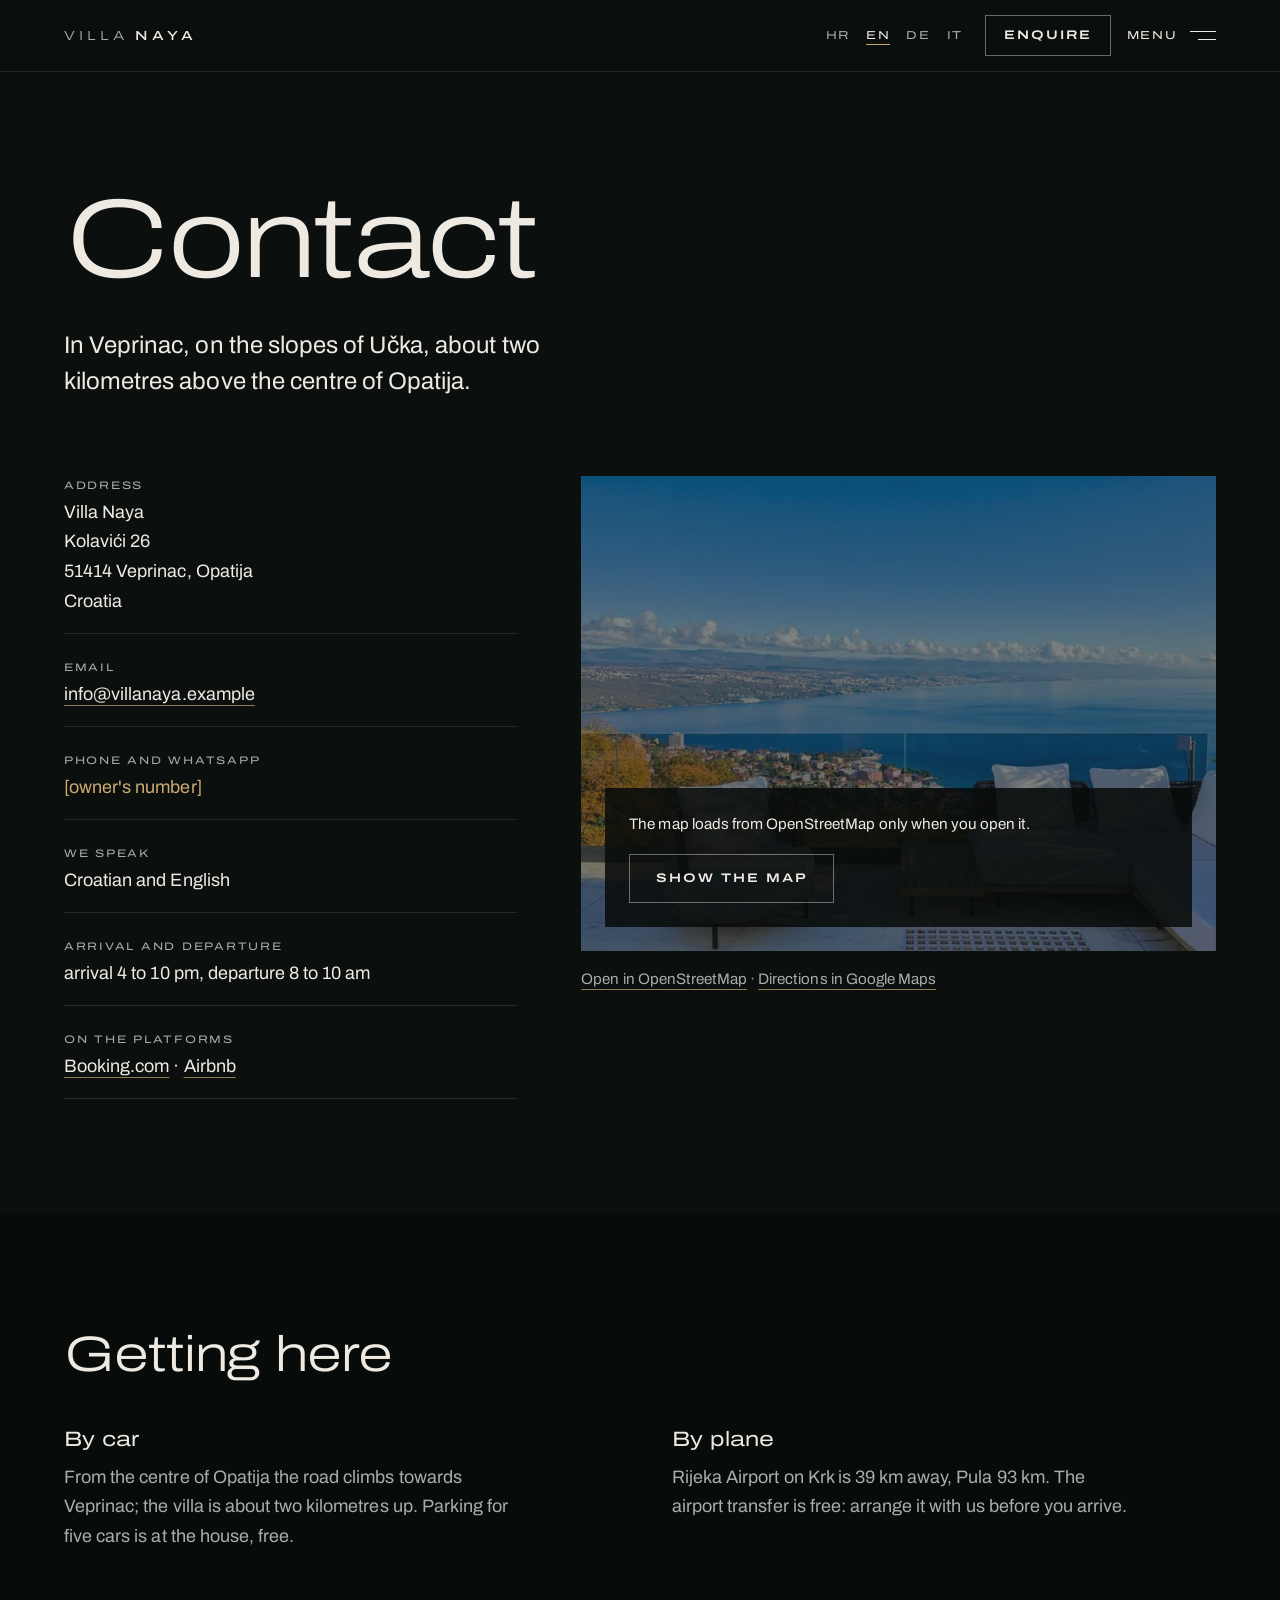
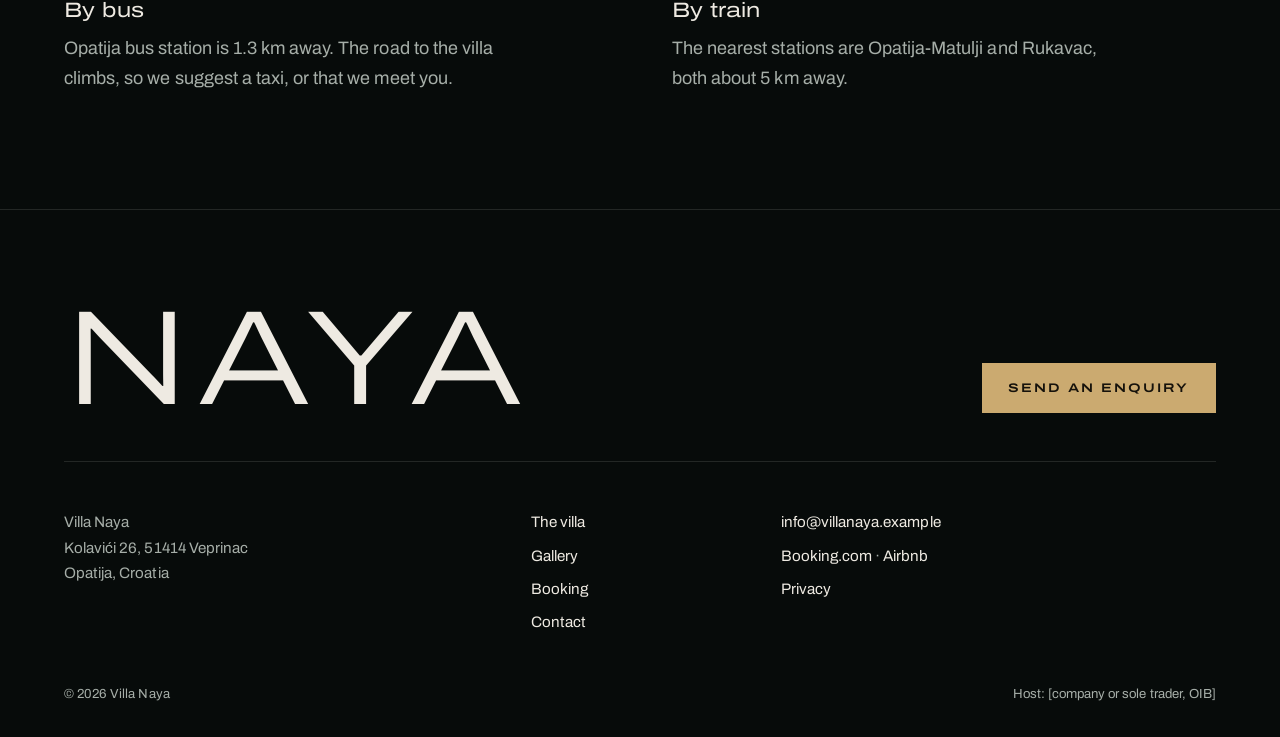
<file: kontakt.html>
<!doctype html>
<html lang="hr">
<head>
<meta charset="utf-8">
<meta name="robots" content="noindex, nofollow">
<meta name="viewport" content="width=device-width, initial-scale=1, viewport-fit=cover">
<meta name="theme-color" content="#0B0F0E">
<link rel="icon" href="favicon.svg" type="image/svg+xml">
<link rel="preload" href="fonts/archivo-latin.woff2" as="font" type="font/woff2" crossorigin>
<link rel="stylesheet" href="css/faces.css?v=cf7dda2c">
<link rel="stylesheet" href="scrollcraft.css?v=4cabdc0b">
<link rel="stylesheet" href="css/site.css?v=e36e8a1a">

<title data-i18n="meta.contact.title">Kontakt i dolazak · Villa Naya iznad Opatije</title>
<meta name="description" content="Villa Naya, Kolavići 26, Veprinac iznad Opatije: kontakt, karta i kako doći automobilom, avionom, autobusom ili vlakom." data-i18n-attr="content:meta.contact.desc">
<meta name="vn-email" content="info@villanaya.example">
</head>
<body data-page="kontakt">
<a class="skip" href="#main" data-i18n="ui.skip">Preskoči na sadržaj</a>
<header class="bar" data-bar>
  <a class="mark" href="index.html" aria-label="Villa Naya, početna" data-i18n-attr="aria-label:ui.home"><span class="mark__v">Villa</span> <span class="mark__n">Naya</span></a>
  <div class="bar__end">
    <div class="lang" role="group" aria-label="Jezik" data-i18n-attr="aria-label:ui.lang">
      <button type="button" data-lang="hr" lang="hr" aria-pressed="true">HR</button>
      <button type="button" data-lang="en" lang="en" aria-pressed="false">EN</button>
      <button type="button" data-lang="de" lang="de" aria-pressed="false">DE</button>
      <button type="button" data-lang="it" lang="it" aria-pressed="false">IT</button>
    </div>
    <a class="btn btn--line bar__cta" href="rezervacije.html" data-i18n="cta.ask">Upit</a>
    <button class="menu-btn" type="button" aria-expanded="false" aria-controls="izbornik" data-menu-btn><span class="menu-btn__l" data-i18n="ui.menu">Izbornik</span><span class="menu-btn__i" aria-hidden="true"></span></button>
  </div>
</header>
<div class="index" id="izbornik" data-menu hidden>
  <div class="index__pics" aria-hidden="true">
    <img src="img/g/boravak-1600.webp" srcset="img/g/boravak-800.webp 800w, img/g/boravak-1600.webp 1600w" sizes="50vw" width="1600" height="1065" alt="" decoding="async" loading="lazy" data-pic="vila">
    <img src="img/g/s-smaragd-1600.webp" srcset="img/g/s-smaragd-800.webp 800w, img/g/s-smaragd-1600.webp 1600w" sizes="50vw" width="1600" height="1065" alt="" decoding="async" loading="lazy" data-pic="suite">
    <img src="img/g/sauna-1600.webp" srcset="img/g/sauna-800.webp 800w, img/g/sauna-1600.webp 1600w" sizes="50vw" width="1600" height="1065" alt="" decoding="async" loading="lazy" data-pic="wellness">
    <img src="img/g/bazen-zaljev-1600.webp" srcset="img/g/bazen-zaljev-800.webp 800w, img/g/bazen-zaljev-1600.webp 1600w" sizes="50vw" width="1600" height="1065" alt="" decoding="async" loading="lazy" data-pic="galerija">
    <img src="img/g/noc-vila-1600.webp" srcset="img/g/noc-vila-800.webp 800w, img/g/noc-vila-1600.webp 1600w" sizes="50vw" width="1600" height="1067" alt="" decoding="async" loading="lazy" data-pic="rezervacije">
    <img src="img/g/terasa-pogled-1600.webp" srcset="img/g/terasa-pogled-800.webp 800w, img/g/terasa-pogled-1600.webp 1600w" sizes="50vw" width="1600" height="1065" alt="" decoding="async" loading="lazy" data-pic="kontakt">
  </div>
  <nav class="index__nav" aria-label="Izbornik" data-i18n-attr="aria-label:ui.menu">
    <a href="index.html" data-pic="galerija"><span class="index__t" data-i18n="nav.home">Početna</span><span class="index__d" data-i18n="nav.homeD">bazen, staklo, noć</span></a>
    <a href="vila.html" data-pic="vila"><span class="index__t" data-i18n="nav.villa">Vila</span><span class="index__d" data-i18n="nav.villaD">320 m², prostori i oprema</span></a>
    <a href="vila.html#suite" data-pic="suite"><span class="index__t" data-i18n="nav.suites">Suite</span><span class="index__d" data-i18n="nav.suitesD">pet soba, svaka s kupaonicom</span></a>
    <a href="vila.html#wellness" data-pic="wellness"><span class="index__t" data-i18n="nav.well">Wellness</span><span class="index__d" data-i18n="nav.wellD">sauna, whirlpool, lounge</span></a>
    <a href="galerija.html" data-pic="galerija"><span class="index__t" data-i18n="nav.gallery">Galerija</span><span class="index__d" data-i18n="nav.galleryD">72 fotografije</span></a>
    <a href="rezervacije.html" data-pic="rezervacije"><span class="index__t" data-i18n="nav.book">Rezervacije</span><span class="index__d" data-i18n="nav.bookD">upit za vaše datume</span></a>
    <a href="kontakt.html" aria-current="page" data-pic="kontakt"><span class="index__t" data-i18n="nav.contact">Kontakt</span><span class="index__d" data-i18n="nav.contactD">Veprinac, iznad Opatije</span></a>
  </nav>
  <div class="index__foot">
    <div class="lang" role="group" aria-label="Jezik" data-i18n-attr="aria-label:ui.lang">
      <button type="button" data-lang="hr" lang="hr" aria-pressed="true">HR</button>
      <button type="button" data-lang="en" lang="en" aria-pressed="false">EN</button>
      <button type="button" data-lang="de" lang="de" aria-pressed="false">DE</button>
      <button type="button" data-lang="it" lang="it" aria-pressed="false">IT</button>
    </div>
    <p>Kolavići 26, 51414 Veprinac · <a href="#" data-email>e-mail</a></p>
  </div>
</div>


<main id="main">
  <header class="page-head">
    <div class="wrap" data-sc-in data-sc-stagger="70">
      <h1 class="h-xxl" data-i18n="contact.title">Kontakt</h1>
      <p class="lede" data-i18n="contact.intro">U Veprincu, na padini Učke, oko dva kilometra iznad centra Opatije.</p>
    </div>
  </header>

  <section class="sec sec--tight">
    <div class="wrap contact">
      <dl class="contact__list" data-sc-in data-sc-stagger="60">
        <div><dt data-i18n="contact.addr">Adresa</dt><dd>Villa Naya<br>Kolavići 26<br>51414 Veprinac, Opatija<br><span data-i18n="foot.country">Hrvatska</span></dd></div>
        <div><dt data-i18n="contact.email">E-mail</dt><dd><a class="link" href="#" data-email>e-mail</a></dd></div>
        <div><dt data-i18n="contact.phone">Telefon i WhatsApp</dt><dd><span class="placeholder" data-i18n="contact.phoneTodo">[broj vlasnika]</span></dd></div>
        <div><dt data-i18n="contact.lang">Govorimo</dt><dd data-i18n="contact.langV">hrvatski i engleski</dd></div>
        <div><dt data-i18n="contact.times">Dolazak i odlazak</dt><dd data-i18n="contact.timesV">dolazak od 16 do 22 h, odlazak od 8 do 10 h</dd></div>
        <div><dt data-i18n="contact.online">Na platformama</dt><dd><a class="link" href="https://www.booking.com/hotel/hr/villa-naya-opatija.html" rel="noopener" target="_blank">Booking.com</a> · <a class="link" href="https://www.airbnb.com/rooms/50517930" rel="noopener" target="_blank">Airbnb</a></dd></div>
      </dl>
      <div data-sc-in>
        <div class="map" data-map data-lat="45.33589" data-lon="14.28895">
          <img src="img/g/terasa-pogled-1600.webp" srcset="img/g/terasa-pogled-800.webp 800w, img/g/terasa-pogled-1600.webp 1600w" sizes="(min-width: 860px) 55vw, 100vw" width="1600" height="1065" alt="" decoding="async" loading="lazy" class="map__bg">
          <div class="map__ask">
            <p data-i18n="map.ask">Karta se učitava s OpenStreetMapa tek kad je otvorite.</p>
            <button class="btn btn--line" type="button" data-map-load data-i18n="map.load">Prikaži kartu</button>
          </div>
        </div>
        <p class="map__links"><a class="link" href="https://www.openstreetmap.org/?mlat=45.33589&amp;mlon=14.28895#map=17/45.33589/14.28895" rel="noopener" target="_blank" data-i18n="map.osm">Otvori u OpenStreetMapu</a> · <a class="link" href="https://www.google.com/maps/search/?api=1&amp;query=Kolavi%C4%87i+26,+51414+Veprinac" rel="noopener" target="_blank" data-i18n="map.google">Upute u Google kartama</a></p>
      </div>
    </div>
  </section>

  <section class="sec sec--deep">
    <div class="wrap">
      <h2 class="h-lg" data-sc-in data-i18n="ways.h">Kako doći</h2>
      <div class="ways" data-sc-in data-sc-stagger="70">
        <div><h3 class="h-sm" data-i18n="ways.car">Automobilom</h3><p data-i18n="ways.carP">Iz centra Opatije cesta se penje prema Veprincu; do vile je oko dva kilometra. Parking za pet automobila je kod kuće, besplatan.</p></div>
        <div><h3 class="h-sm" data-i18n="ways.plane">Avionom</h3><p data-i18n="ways.planeP">Zračna luka Rijeka na Krku udaljena je 39 km, Pula 93 km. Prijevoz iz zračne luke je besplatan: dogovorite ga s nama prije dolaska.</p></div>
        <div><h3 class="h-sm" data-i18n="ways.bus">Autobusom</h3><p data-i18n="ways.busP">Autobusni kolodvor Opatija udaljen je 1,3 km. Do vile se uspinje, pa preporučujemo taksi ili da vas dočekamo.</p></div>
        <div><h3 class="h-sm" data-i18n="ways.train">Vlakom</h3><p data-i18n="ways.trainP">Najbliži kolodvori su Opatija-Matulji i Rukavac, oba na oko 5 km.</p></div>
      </div>
    </div>
  </section>
</main>
<footer class="foot">
  <div class="wrap">
    <div class="foot__top">
      <a class="foot__mark" href="index.html" aria-label="Villa Naya, početna" data-i18n-attr="aria-label:ui.home">Naya</a>
      <a class="btn" href="rezervacije.html" data-i18n="cta.send">Pošaljite upit</a>
    </div>
    <div class="foot__grid">
      <div>
        <p>Villa Naya<br>Kolavići 26, 51414 Veprinac<br>Opatija, <span data-i18n="foot.country">Hrvatska</span></p>
      </div>
      <nav aria-label="Stranice" data-i18n-attr="aria-label:ui.pages">
        <a href="vila.html" data-i18n="nav.villa">Vila</a>
        <a href="galerija.html" data-i18n="nav.gallery">Galerija</a>
        <a href="rezervacije.html" data-i18n="nav.book">Rezervacije</a>
        <a href="kontakt.html" data-i18n="nav.contact">Kontakt</a>
      </nav>
      <div>
        <p><a href="#" data-email>e-mail</a></p>
        <p><a href="https://www.booking.com/hotel/hr/villa-naya-opatija.html" rel="noopener" target="_blank">Booking.com</a> · <a href="https://www.airbnb.com/rooms/50517930" rel="noopener" target="_blank">Airbnb</a></p>
        <p><a href="#privatnost" data-i18n="foot.privacy">Zaštita privatnosti</a></p>
      </div>
    </div>
    <div class="foot__small">
      <span>© <span data-year>2026</span> Villa Naya</span>
      <span data-i18n="foot.legal">Iznajmljivač: [naziv tvrtke ili obrta, OIB]</span>
    </div>
  </div>
  <div class="privacy" id="privatnost" role="dialog" aria-modal="true" aria-labelledby="priv-h">
    <div class="privacy__box">
      <a class="btn btn--line privacy__close" href="#" data-i18n="ui.close">Zatvori</a>
      <h2 class="h-md" id="priv-h" data-i18n="priv.h">Zaštita privatnosti</h2>
      <p data-i18n="priv.p1">Ova stranica ne koristi kolačiće, ne prati posjete i ne učitava ništa s tuđih poslužitelja: fontovi, fotografije i film nalaze se na ovoj stranici.</p>
      <p data-i18n="priv.p2">Obrazac za upit ne šalje podatke nikamo sam: otvara vaš program za e-poštu s pripremljenom porukom, koju vi šaljete. Podatke iz upita koristimo samo da vam odgovorimo i, ako rezervirate, za prijavu boravka kako to propisuje zakon.</p>
      <p data-i18n="priv.p3">Karta na stranici Kontakt učitava se tek kad je otvorite: tada se spajate na OpenStreetMap, koji vidi vašu IP adresu. Odabrani jezik pamti se samo u vašem pregledniku.</p>
      <p data-i18n="priv.p4">Za pitanja ili brisanje podataka pišite nam na adresu navedenu na stranici Kontakt.</p>
    </div>
  </div>
</footer>
<script src="scrollcraft.js?v=950157d6"></script>
<script src="js/i18n.js?v=3a37eb90"></script>
<script src="js/site.js?v=111dec5e"></script>
<script type="application/ld+json">
{
  "@context": "https://schema.org",
  "@type": "LodgingBusiness",
  "name": "Villa Naya",
  "description": "Moderna vila od 320 m² s pet suita, grijanim infinity bazenom, whirlpoolom i saunom, u Veprincu iznad Opatije.",
  "image": "img/g/bazen-rub-1600.webp",
  "address": {
    "@type": "PostalAddress",
    "streetAddress": "Kolavići 26",
    "postalCode": "51414",
    "addressLocality": "Veprinac",
    "addressRegion": "Opatija",
    "addressCountry": "HR"
  },
  "geo": { "@type": "GeoCoordinates", "latitude": 45.33589, "longitude": 14.28895 },
  "checkinTime": "16:00",
  "checkoutTime": "10:00",
  "petsAllowed": false,
  "numberOfRooms": 5,
  "knowsLanguage": ["hr", "en"],
  "amenityFeature": [
    { "@type": "LocationFeatureSpecification", "name": "Heated infinity pool", "value": true },
    { "@type": "LocationFeatureSpecification", "name": "Hot tub", "value": true },
    { "@type": "LocationFeatureSpecification", "name": "Sauna", "value": true },
    { "@type": "LocationFeatureSpecification", "name": "Free private parking", "value": true },
    { "@type": "LocationFeatureSpecification", "name": "Free WiFi", "value": true },
    { "@type": "LocationFeatureSpecification", "name": "Air conditioning", "value": true }
  ]
}
</script>

</body>
</html>
</file>
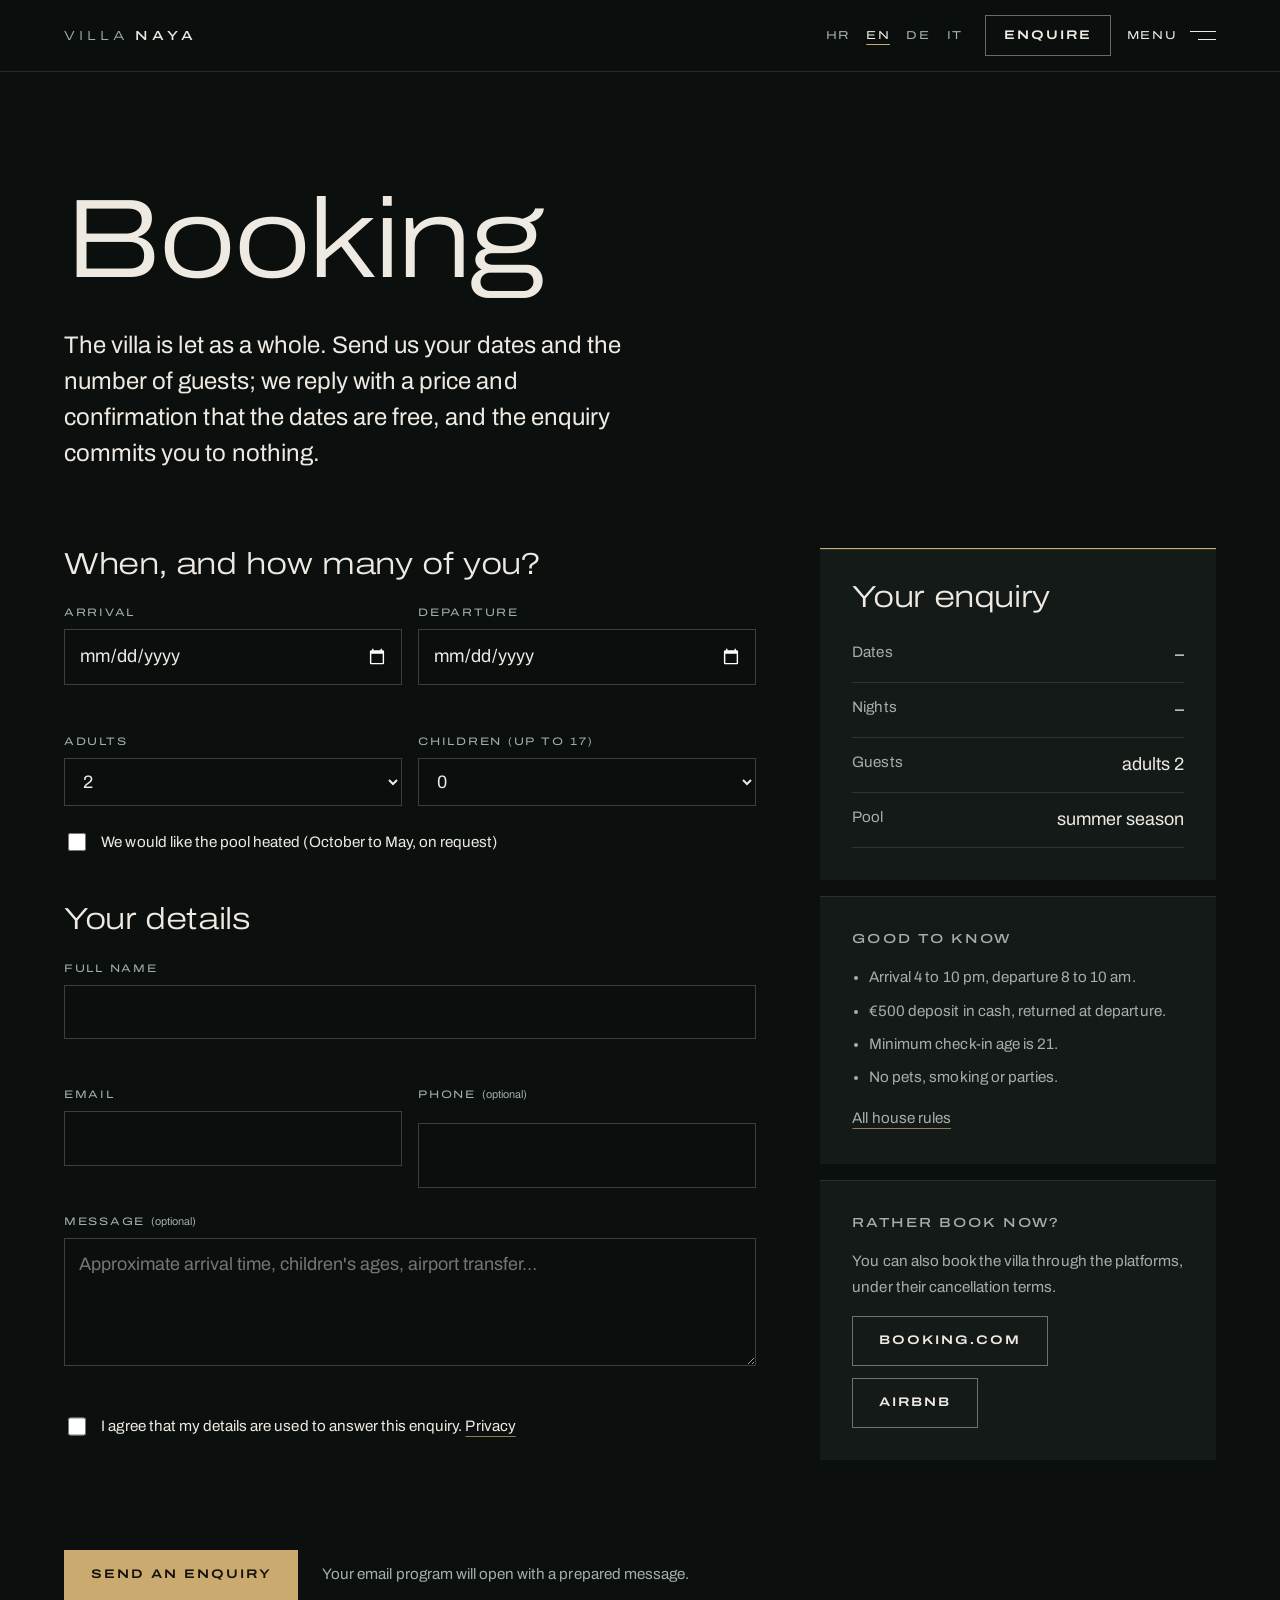
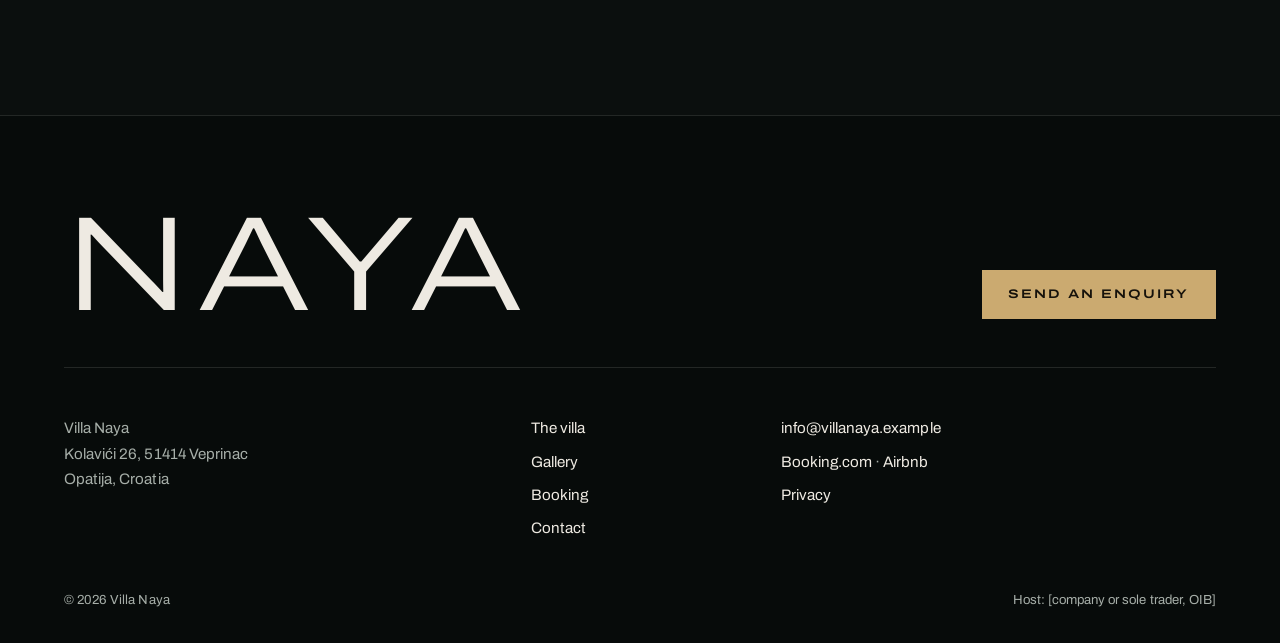
<file: rezervacije.html>
<!doctype html>
<html lang="hr">
<head>
<meta charset="utf-8">
<meta name="robots" content="noindex, nofollow">
<meta name="viewport" content="width=device-width, initial-scale=1, viewport-fit=cover">
<meta name="theme-color" content="#0B0F0E">
<link rel="icon" href="favicon.svg" type="image/svg+xml">
<link rel="preload" href="fonts/archivo-latin.woff2" as="font" type="font/woff2" crossorigin>
<link rel="stylesheet" href="css/faces.css?v=cf7dda2c">
<link rel="stylesheet" href="scrollcraft.css?v=4cabdc0b">
<link rel="stylesheet" href="css/site.css?v=e36e8a1a">

<title data-i18n="meta.book.title">Rezervacije · Villa Naya iznad Opatije</title>
<meta name="description" content="Pošaljite upit za vilu Naya: cijela vila za do 10 gostiju, pet suita, grijani infinity bazen. Odgovaramo s cijenom i potvrdom termina." data-i18n-attr="content:meta.book.desc">
<meta name="vn-email" content="info@villanaya.example">
</head>
<body data-page="rezervacije">
<a class="skip" href="#main" data-i18n="ui.skip">Preskoči na sadržaj</a>
<header class="bar" data-bar>
  <a class="mark" href="index.html" aria-label="Villa Naya, početna" data-i18n-attr="aria-label:ui.home"><span class="mark__v">Villa</span> <span class="mark__n">Naya</span></a>
  <div class="bar__end">
    <div class="lang" role="group" aria-label="Jezik" data-i18n-attr="aria-label:ui.lang">
      <button type="button" data-lang="hr" lang="hr" aria-pressed="true">HR</button>
      <button type="button" data-lang="en" lang="en" aria-pressed="false">EN</button>
      <button type="button" data-lang="de" lang="de" aria-pressed="false">DE</button>
      <button type="button" data-lang="it" lang="it" aria-pressed="false">IT</button>
    </div>
    <a class="btn btn--line bar__cta" href="rezervacije.html" aria-current="page" data-i18n="cta.ask">Upit</a>
    <button class="menu-btn" type="button" aria-expanded="false" aria-controls="izbornik" data-menu-btn><span class="menu-btn__l" data-i18n="ui.menu">Izbornik</span><span class="menu-btn__i" aria-hidden="true"></span></button>
  </div>
</header>
<div class="index" id="izbornik" data-menu hidden>
  <div class="index__pics" aria-hidden="true">
    <img src="img/g/boravak-1600.webp" srcset="img/g/boravak-800.webp 800w, img/g/boravak-1600.webp 1600w" sizes="50vw" width="1600" height="1065" alt="" decoding="async" loading="lazy" data-pic="vila">
    <img src="img/g/s-smaragd-1600.webp" srcset="img/g/s-smaragd-800.webp 800w, img/g/s-smaragd-1600.webp 1600w" sizes="50vw" width="1600" height="1065" alt="" decoding="async" loading="lazy" data-pic="suite">
    <img src="img/g/sauna-1600.webp" srcset="img/g/sauna-800.webp 800w, img/g/sauna-1600.webp 1600w" sizes="50vw" width="1600" height="1065" alt="" decoding="async" loading="lazy" data-pic="wellness">
    <img src="img/g/bazen-zaljev-1600.webp" srcset="img/g/bazen-zaljev-800.webp 800w, img/g/bazen-zaljev-1600.webp 1600w" sizes="50vw" width="1600" height="1065" alt="" decoding="async" loading="lazy" data-pic="galerija">
    <img src="img/g/noc-vila-1600.webp" srcset="img/g/noc-vila-800.webp 800w, img/g/noc-vila-1600.webp 1600w" sizes="50vw" width="1600" height="1067" alt="" decoding="async" loading="lazy" data-pic="rezervacije">
    <img src="img/g/terasa-pogled-1600.webp" srcset="img/g/terasa-pogled-800.webp 800w, img/g/terasa-pogled-1600.webp 1600w" sizes="50vw" width="1600" height="1065" alt="" decoding="async" loading="lazy" data-pic="kontakt">
  </div>
  <nav class="index__nav" aria-label="Izbornik" data-i18n-attr="aria-label:ui.menu">
    <a href="index.html" data-pic="galerija"><span class="index__t" data-i18n="nav.home">Početna</span><span class="index__d" data-i18n="nav.homeD">bazen, staklo, noć</span></a>
    <a href="vila.html" data-pic="vila"><span class="index__t" data-i18n="nav.villa">Vila</span><span class="index__d" data-i18n="nav.villaD">320 m², prostori i oprema</span></a>
    <a href="vila.html#suite" data-pic="suite"><span class="index__t" data-i18n="nav.suites">Suite</span><span class="index__d" data-i18n="nav.suitesD">pet soba, svaka s kupaonicom</span></a>
    <a href="vila.html#wellness" data-pic="wellness"><span class="index__t" data-i18n="nav.well">Wellness</span><span class="index__d" data-i18n="nav.wellD">sauna, whirlpool, lounge</span></a>
    <a href="galerija.html" data-pic="galerija"><span class="index__t" data-i18n="nav.gallery">Galerija</span><span class="index__d" data-i18n="nav.galleryD">72 fotografije</span></a>
    <a href="rezervacije.html" aria-current="page" data-pic="rezervacije"><span class="index__t" data-i18n="nav.book">Rezervacije</span><span class="index__d" data-i18n="nav.bookD">upit za vaše datume</span></a>
    <a href="kontakt.html" data-pic="kontakt"><span class="index__t" data-i18n="nav.contact">Kontakt</span><span class="index__d" data-i18n="nav.contactD">Veprinac, iznad Opatije</span></a>
  </nav>
  <div class="index__foot">
    <div class="lang" role="group" aria-label="Jezik" data-i18n-attr="aria-label:ui.lang">
      <button type="button" data-lang="hr" lang="hr" aria-pressed="true">HR</button>
      <button type="button" data-lang="en" lang="en" aria-pressed="false">EN</button>
      <button type="button" data-lang="de" lang="de" aria-pressed="false">DE</button>
      <button type="button" data-lang="it" lang="it" aria-pressed="false">IT</button>
    </div>
    <p>Kolavići 26, 51414 Veprinac · <a href="#" data-email>e-mail</a></p>
  </div>
</div>


<main id="main">
  <header class="page-head">
    <div class="wrap" data-sc-in data-sc-stagger="70">
      <h1 class="h-xxl" data-i18n="book.title">Rezervacije</h1>
      <p class="lede" data-i18n="book.intro">Vila se iznajmljuje cijela. Pošaljite datume i broj gostiju; odgovaramo s cijenom i potvrdom slobodnog termina, a upit vas ni na što ne obvezuje.</p>
    </div>
  </header>

  <section class="sec sec--tight">
    <div class="wrap resv">
      <form class="form" data-form method="post" action="mailto:info@villanaya.example" enctype="text/plain" novalidate>
        <fieldset>
          <legend class="h-md" data-i18n="book.when">Kada i koliko vas je?</legend>
          <div class="row">
            <div class="field"><label for="f-od" data-i18n="book.arrive">Dolazak</label><input type="date" id="f-od" name="dolazak" required><span class="err" data-err="od"></span></div>
            <div class="field"><label for="f-do" data-i18n="book.leave">Odlazak</label><input type="date" id="f-do" name="odlazak" required><span class="err" data-err="do"></span></div>
          </div>
          <div class="row">
            <div class="field"><label for="f-odrasli" data-i18n="book.adults">Odrasli</label>
              <select id="f-odrasli" name="odrasli"><option>1</option><option selected>2</option><option>3</option><option>4</option><option>5</option><option>6</option><option>7</option><option>8</option><option>9</option><option>10</option></select></div>
            <div class="field"><label for="f-djeca" data-i18n="book.kids">Djeca (do 17 godina)</label>
              <select id="f-djeca" name="djeca"><option selected>0</option><option>1</option><option>2</option><option>3</option><option>4</option><option>5</option><option>6</option><option>7</option><option>8</option></select></div>
          </div>
          <label class="check"><input type="checkbox" name="grijanje" id="f-grijanje"><span data-i18n="book.heat">Želimo grijani bazen (od listopada do svibnja, na upit)</span></label>
        </fieldset>

        <fieldset>
          <legend class="h-md" data-i18n="book.who">Vaši podaci</legend>
          <div class="field"><label for="f-ime" data-i18n="book.name">Ime i prezime</label><input id="f-ime" name="ime" autocomplete="name" required><span class="err" data-err="ime"></span></div>
          <div class="row">
            <div class="field"><label for="f-email" data-i18n="book.email">E-mail</label><input type="email" id="f-email" name="email" autocomplete="email" required><span class="err" data-err="email"></span></div>
            <div class="field"><label for="f-tel"><span data-i18n="book.phone">Telefon</span> <span class="hint" data-i18n="book.optional">(nije obavezno)</span></label><input type="tel" id="f-tel" name="telefon" autocomplete="tel"></div>
          </div>
          <div class="field"><label for="f-poruka"><span data-i18n="book.msg">Poruka</span> <span class="hint" data-i18n="book.optional">(nije obavezno)</span></label><textarea id="f-poruka" name="poruka" placeholder="Okvirno vrijeme dolaska, dob djece, prijevoz iz zračne luke…" data-i18n-attr="placeholder:book.msgPh"></textarea></div>
        </fieldset>

        <label class="check"><input type="checkbox" name="privola" required data-consent><span><span data-i18n="book.consent">Slažem se da se moji podaci koriste za odgovor na ovaj upit.</span> <a class="link" href="#privatnost" data-i18n="book.consentLink">Zaštita privatnosti</a></span></label>
        <span class="err" data-err="privola"></span>

        <div class="form__actions">
          <button class="btn" type="submit" data-i18n="cta.send">Pošaljite upit</button>
          <p class="form__note" data-i18n="book.how">Otvorit će se vaš program za e-poštu s pripremljenom porukom.</p>
        </div>
        <div class="status" data-status role="status" aria-live="polite" hidden></div>
      </form>

      <aside class="side">
        <div class="card card--sum">
          <h2 class="h-md" data-i18n="book.sumH">Vaš upit</h2>
          <dl class="sum">
            <div><dt data-i18n="book.dates">Datumi</dt><dd data-s="dates">–</dd></div>
            <div><dt data-i18n="book.nights">Noćenja</dt><dd data-s="nights" class="nums">–</dd></div>
            <div><dt data-i18n="book.guests">Gosti</dt><dd data-s="guests">–</dd></div>
            <div><dt data-i18n="book.pool">Bazen</dt><dd data-s="pool">–</dd></div>
          </dl>
          <p class="warn" data-warn hidden></p>
        </div>
        <div class="card">
          <h3 class="label" data-i18n="book.rulesH">Dobro je znati</h3>
          <ul class="mini-rules">
            <li data-i18n="mr.in">Dolazak od 16 do 22 h, odlazak od 8 do 10 h.</li>
            <li data-i18n="mr.dep">Polog od 500 € u gotovini, vraća se pri odlasku.</li>
            <li data-i18n="mr.age">Najmanja dob za prijavu je 21 godina.</li>
            <li data-i18n="mr.no">Bez kućnih ljubimaca, pušenja i zabava.</li>
          </ul>
          <p class="card__more"><a class="link" href="vila.html#pravila" data-i18n="book.allRules">Cijeli kućni red</a></p>
        </div>
        <div class="card">
          <h3 class="label" data-i18n="book.platH">Radije odmah?</h3>
          <p data-i18n="book.platP">Vilu možete rezervirati i preko platformi, s njihovim uvjetima otkazivanja.</p>
          <div class="platforms">
            <a class="btn btn--line" href="https://www.booking.com/hotel/hr/villa-naya-opatija.html" rel="noopener" target="_blank">Booking.com</a>
            <a class="btn btn--line" href="https://www.airbnb.com/rooms/50517930" rel="noopener" target="_blank">Airbnb</a>
          </div>
        </div>
      </aside>
    </div>
  </section>
</main>
<footer class="foot">
  <div class="wrap">
    <div class="foot__top">
      <a class="foot__mark" href="index.html" aria-label="Villa Naya, početna" data-i18n-attr="aria-label:ui.home">Naya</a>
      <a class="btn" href="rezervacije.html" data-i18n="cta.send">Pošaljite upit</a>
    </div>
    <div class="foot__grid">
      <div>
        <p>Villa Naya<br>Kolavići 26, 51414 Veprinac<br>Opatija, <span data-i18n="foot.country">Hrvatska</span></p>
      </div>
      <nav aria-label="Stranice" data-i18n-attr="aria-label:ui.pages">
        <a href="vila.html" data-i18n="nav.villa">Vila</a>
        <a href="galerija.html" data-i18n="nav.gallery">Galerija</a>
        <a href="rezervacije.html" data-i18n="nav.book">Rezervacije</a>
        <a href="kontakt.html" data-i18n="nav.contact">Kontakt</a>
      </nav>
      <div>
        <p><a href="#" data-email>e-mail</a></p>
        <p><a href="https://www.booking.com/hotel/hr/villa-naya-opatija.html" rel="noopener" target="_blank">Booking.com</a> · <a href="https://www.airbnb.com/rooms/50517930" rel="noopener" target="_blank">Airbnb</a></p>
        <p><a href="#privatnost" data-i18n="foot.privacy">Zaštita privatnosti</a></p>
      </div>
    </div>
    <div class="foot__small">
      <span>© <span data-year>2026</span> Villa Naya</span>
      <span data-i18n="foot.legal">Iznajmljivač: [naziv tvrtke ili obrta, OIB]</span>
    </div>
  </div>
  <div class="privacy" id="privatnost" role="dialog" aria-modal="true" aria-labelledby="priv-h">
    <div class="privacy__box">
      <a class="btn btn--line privacy__close" href="#" data-i18n="ui.close">Zatvori</a>
      <h2 class="h-md" id="priv-h" data-i18n="priv.h">Zaštita privatnosti</h2>
      <p data-i18n="priv.p1">Ova stranica ne koristi kolačiće, ne prati posjete i ne učitava ništa s tuđih poslužitelja: fontovi, fotografije i film nalaze se na ovoj stranici.</p>
      <p data-i18n="priv.p2">Obrazac za upit ne šalje podatke nikamo sam: otvara vaš program za e-poštu s pripremljenom porukom, koju vi šaljete. Podatke iz upita koristimo samo da vam odgovorimo i, ako rezervirate, za prijavu boravka kako to propisuje zakon.</p>
      <p data-i18n="priv.p3">Karta na stranici Kontakt učitava se tek kad je otvorite: tada se spajate na OpenStreetMap, koji vidi vašu IP adresu. Odabrani jezik pamti se samo u vašem pregledniku.</p>
      <p data-i18n="priv.p4">Za pitanja ili brisanje podataka pišite nam na adresu navedenu na stranici Kontakt.</p>
    </div>
  </div>
</footer>
<script src="scrollcraft.js?v=950157d6"></script>
<script src="js/i18n.js?v=3a37eb90"></script>
<script src="js/site.js?v=111dec5e"></script>
<script type="application/ld+json">
{
  "@context": "https://schema.org",
  "@type": "LodgingBusiness",
  "name": "Villa Naya",
  "description": "Moderna vila od 320 m² s pet suita, grijanim infinity bazenom, whirlpoolom i saunom, u Veprincu iznad Opatije.",
  "image": "img/g/bazen-rub-1600.webp",
  "address": {
    "@type": "PostalAddress",
    "streetAddress": "Kolavići 26",
    "postalCode": "51414",
    "addressLocality": "Veprinac",
    "addressRegion": "Opatija",
    "addressCountry": "HR"
  },
  "geo": { "@type": "GeoCoordinates", "latitude": 45.33589, "longitude": 14.28895 },
  "checkinTime": "16:00",
  "checkoutTime": "10:00",
  "petsAllowed": false,
  "numberOfRooms": 5,
  "knowsLanguage": ["hr", "en"],
  "amenityFeature": [
    { "@type": "LocationFeatureSpecification", "name": "Heated infinity pool", "value": true },
    { "@type": "LocationFeatureSpecification", "name": "Hot tub", "value": true },
    { "@type": "LocationFeatureSpecification", "name": "Sauna", "value": true },
    { "@type": "LocationFeatureSpecification", "name": "Free private parking", "value": true },
    { "@type": "LocationFeatureSpecification", "name": "Free WiFi", "value": true },
    { "@type": "LocationFeatureSpecification", "name": "Air conditioning", "value": true }
  ]
}
</script>

</body>
</html>
</file>
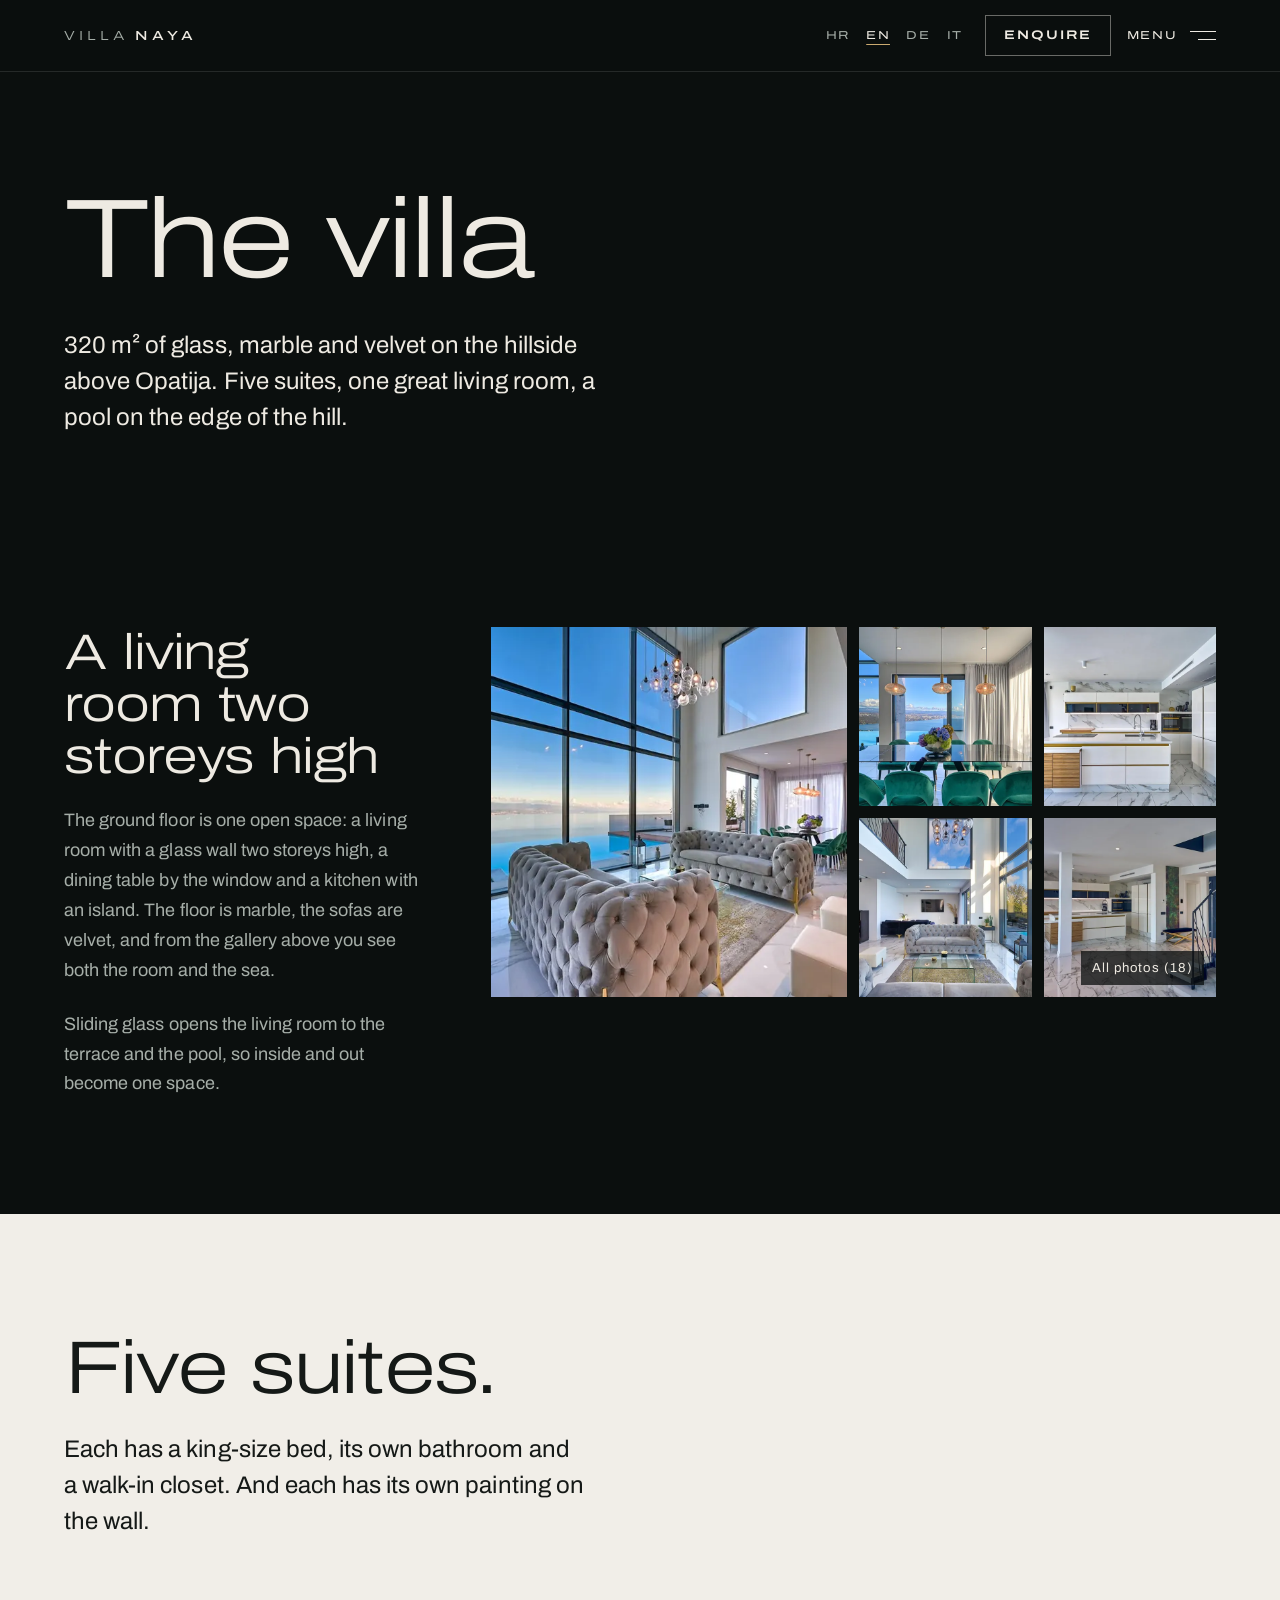
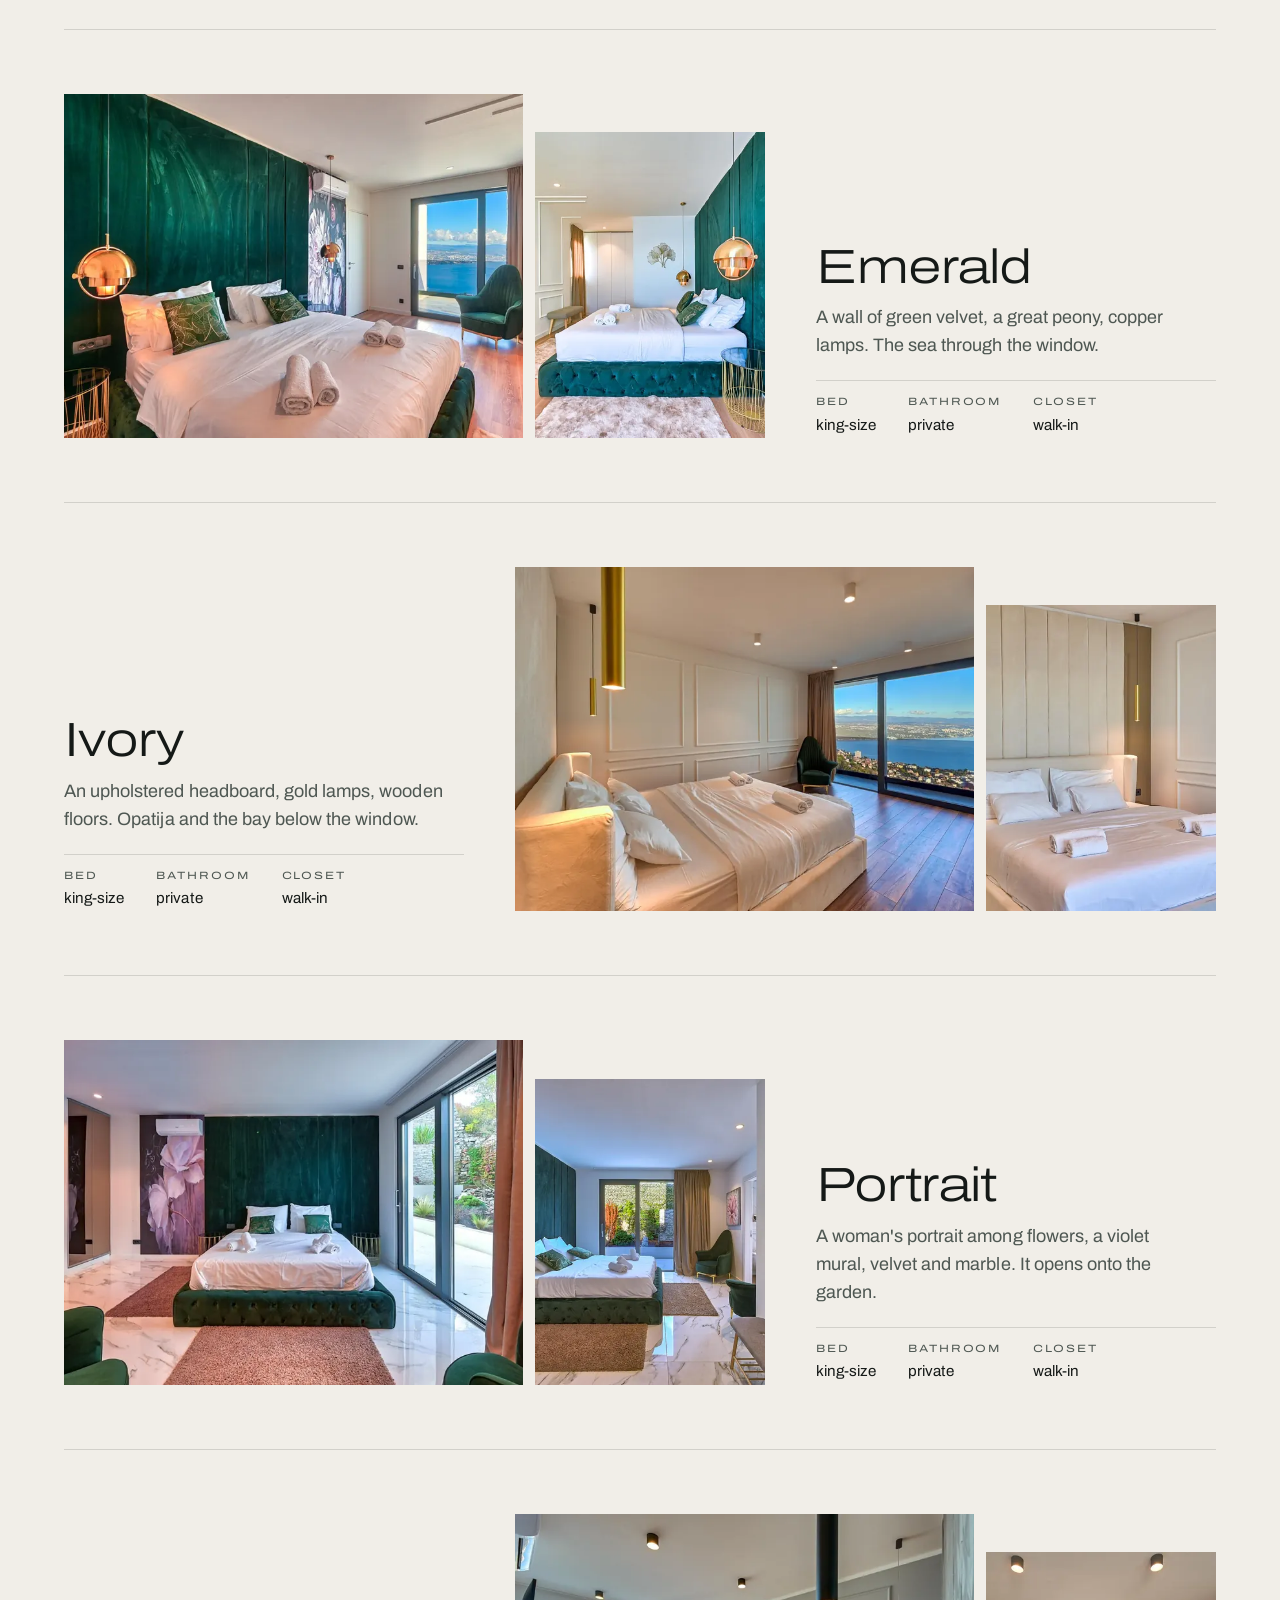
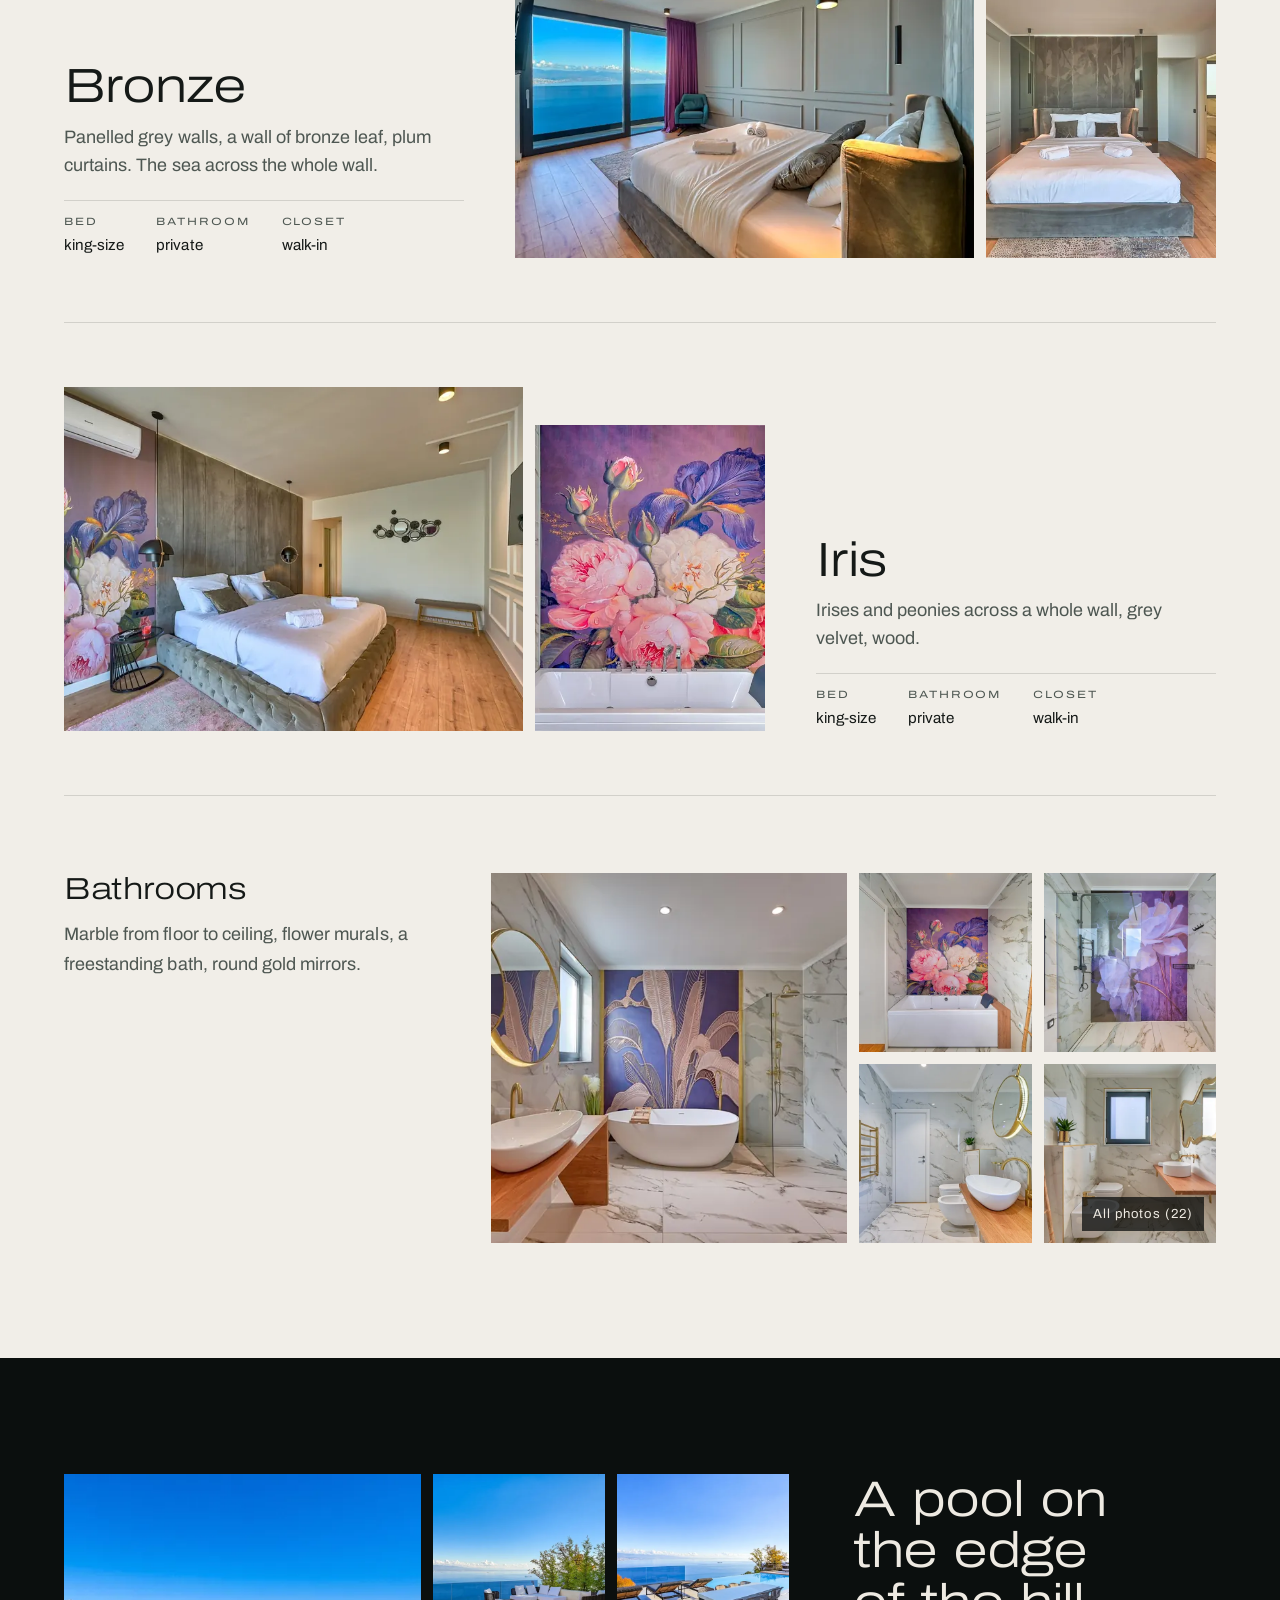
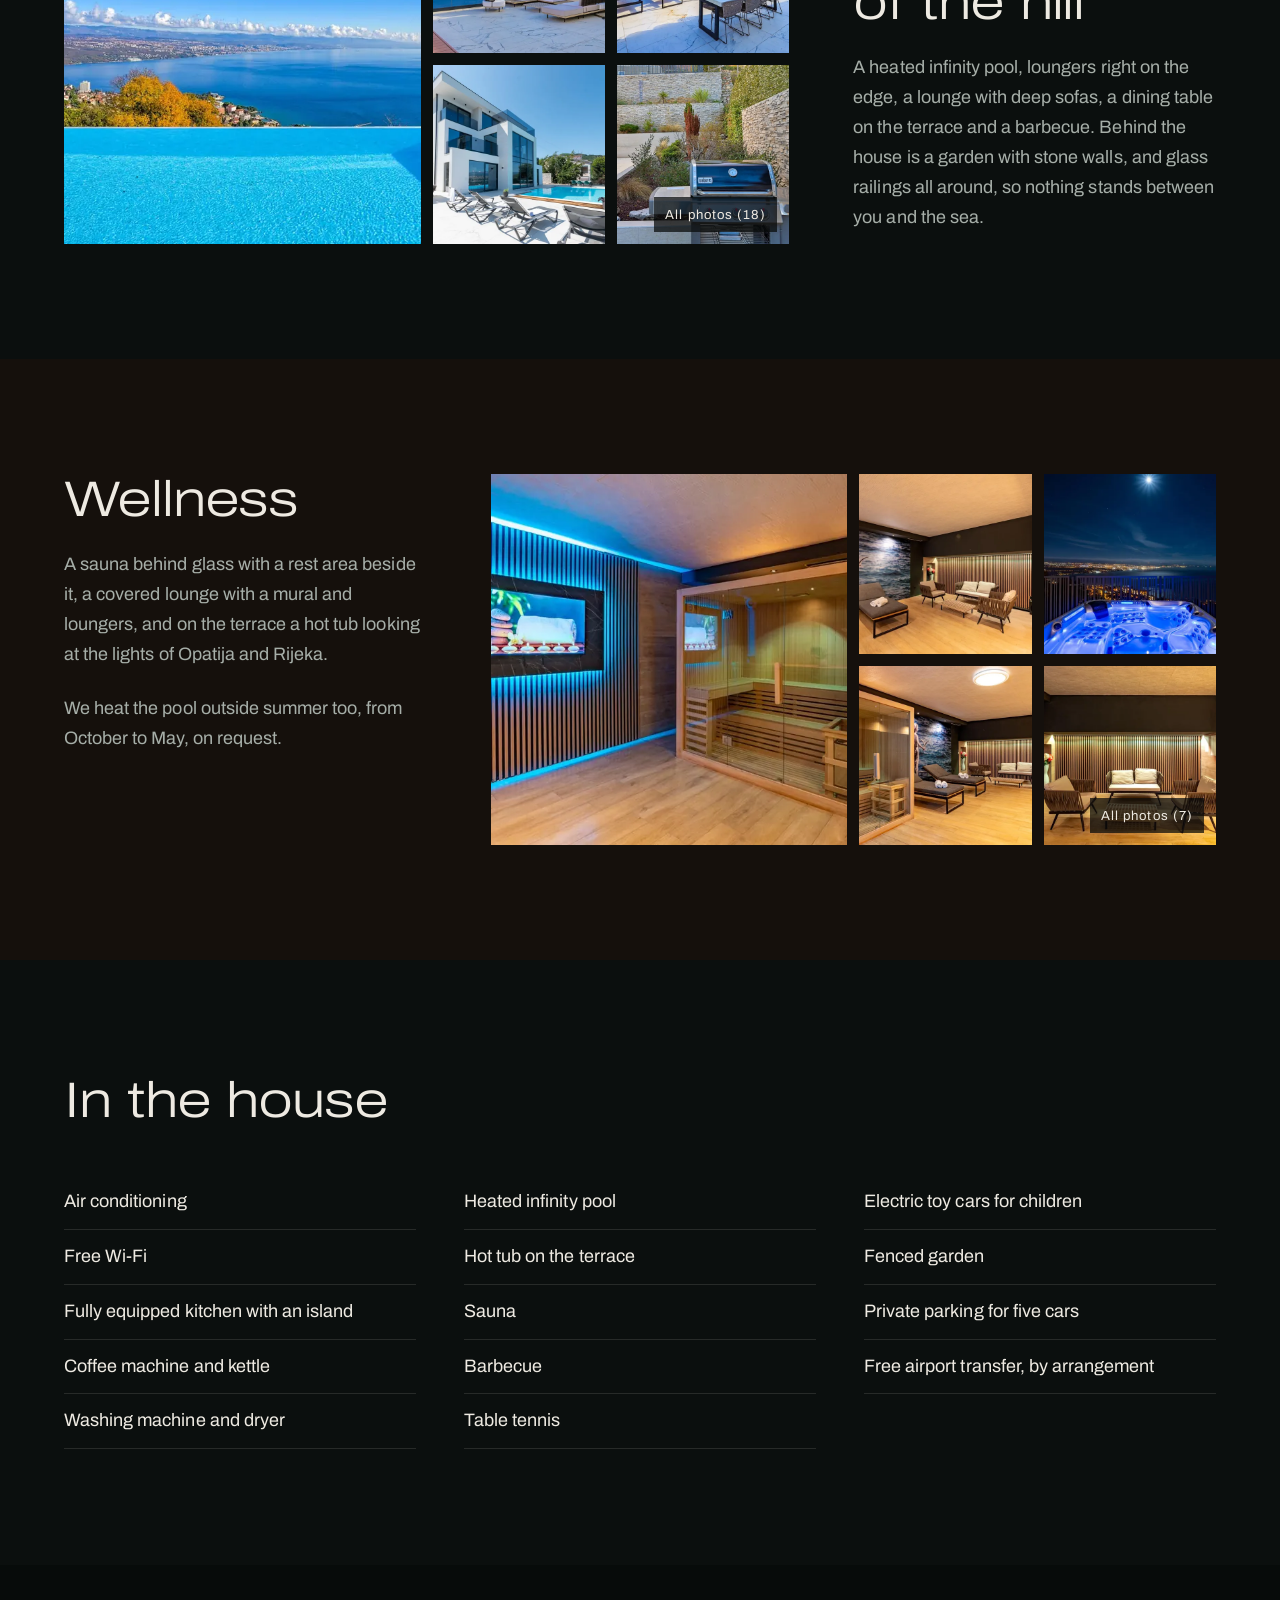
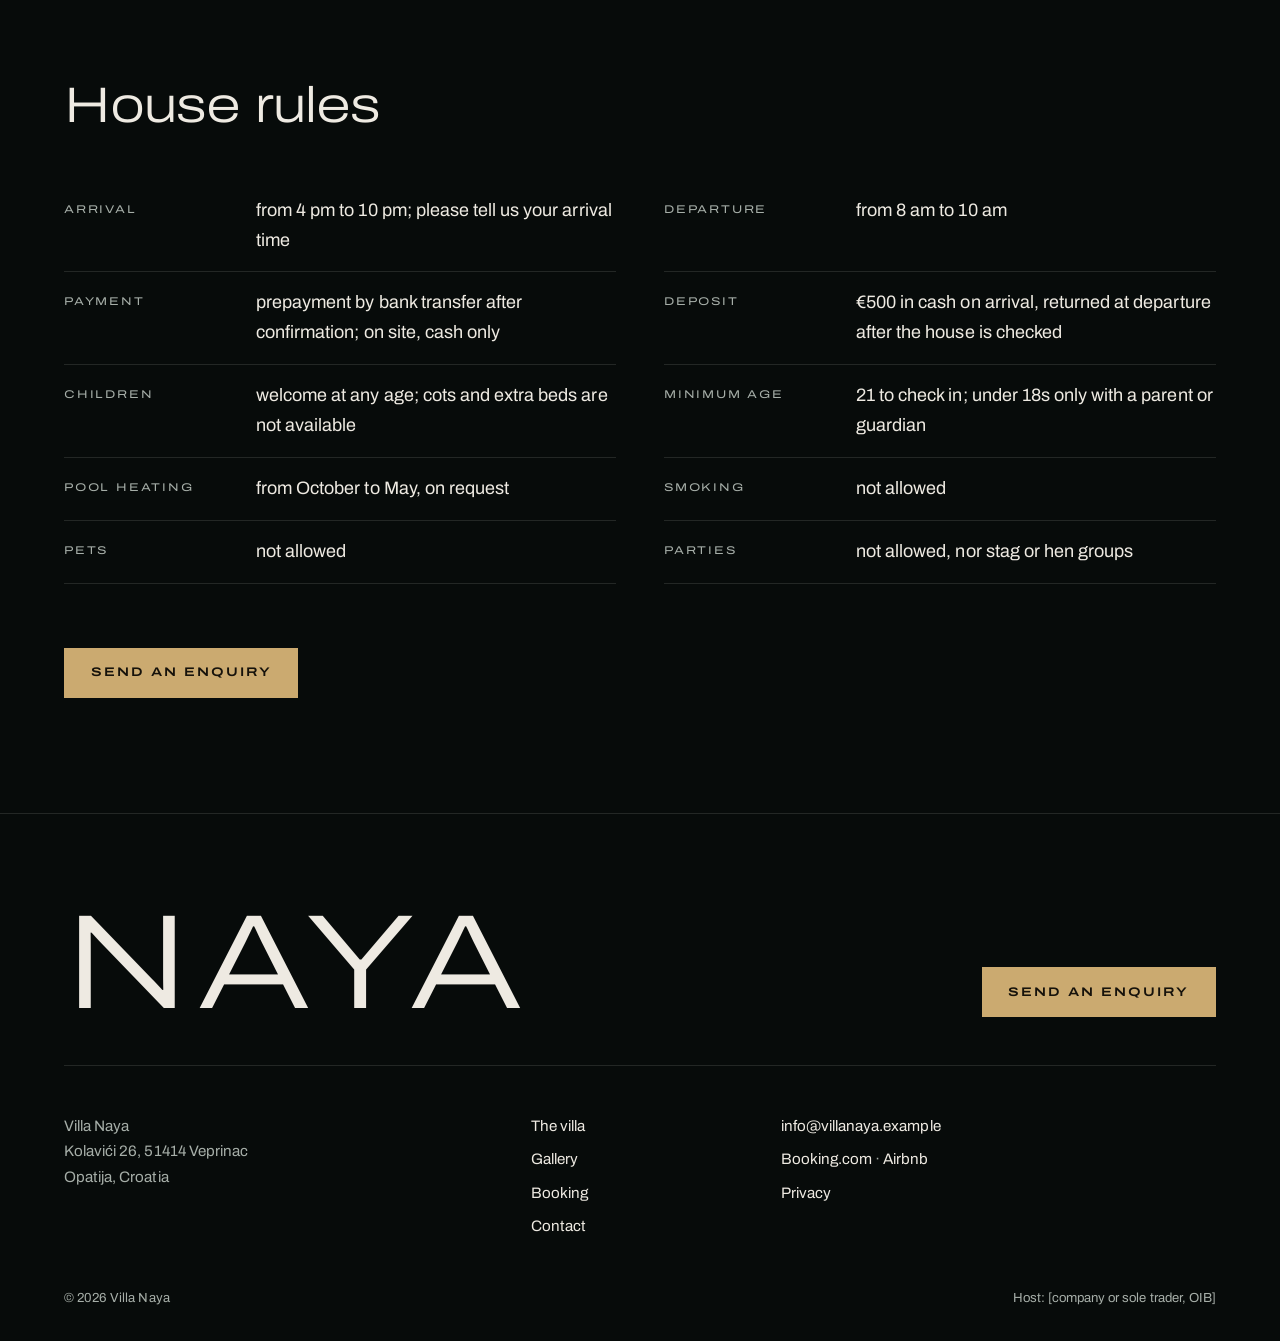
<file: vila.html>
<!doctype html>
<html lang="hr">
<head>
<meta charset="utf-8">
<meta name="robots" content="noindex, nofollow">
<meta name="viewport" content="width=device-width, initial-scale=1, viewport-fit=cover">
<meta name="theme-color" content="#0B0F0E">
<link rel="icon" href="favicon.svg" type="image/svg+xml">
<link rel="preload" href="fonts/archivo-latin.woff2" as="font" type="font/woff2" crossorigin>
<link rel="stylesheet" href="css/faces.css?v=cf7dda2c">
<link rel="stylesheet" href="scrollcraft.css?v=4cabdc0b">
<link rel="stylesheet" href="css/site.css?v=e36e8a1a">

<title data-i18n="meta.villa.title">Vila i suite · Villa Naya iznad Opatije</title>
<meta name="description" content="Villa Naya: 320 m², pet suita s vlastitim kupaonicama i walk-in ormarima, dnevni boravak sa staklenim zidom visokim dva kata, infinity bazen, sauna i whirlpool." data-i18n-attr="content:meta.villa.desc">
<meta name="vn-email" content="info@villanaya.example">
</head>
<body data-page="vila">
<a class="skip" href="#main" data-i18n="ui.skip">Preskoči na sadržaj</a>
<header class="bar" data-bar>
  <a class="mark" href="index.html" aria-label="Villa Naya, početna" data-i18n-attr="aria-label:ui.home"><span class="mark__v">Villa</span> <span class="mark__n">Naya</span></a>
  <div class="bar__end">
    <div class="lang" role="group" aria-label="Jezik" data-i18n-attr="aria-label:ui.lang">
      <button type="button" data-lang="hr" lang="hr" aria-pressed="true">HR</button>
      <button type="button" data-lang="en" lang="en" aria-pressed="false">EN</button>
      <button type="button" data-lang="de" lang="de" aria-pressed="false">DE</button>
      <button type="button" data-lang="it" lang="it" aria-pressed="false">IT</button>
    </div>
    <a class="btn btn--line bar__cta" href="rezervacije.html" data-i18n="cta.ask">Upit</a>
    <button class="menu-btn" type="button" aria-expanded="false" aria-controls="izbornik" data-menu-btn><span class="menu-btn__l" data-i18n="ui.menu">Izbornik</span><span class="menu-btn__i" aria-hidden="true"></span></button>
  </div>
</header>
<div class="index" id="izbornik" data-menu hidden>
  <div class="index__pics" aria-hidden="true">
    <img src="img/g/boravak-1600.webp" srcset="img/g/boravak-800.webp 800w, img/g/boravak-1600.webp 1600w" sizes="50vw" width="1600" height="1065" alt="" decoding="async" loading="lazy" data-pic="vila">
    <img src="img/g/s-smaragd-1600.webp" srcset="img/g/s-smaragd-800.webp 800w, img/g/s-smaragd-1600.webp 1600w" sizes="50vw" width="1600" height="1065" alt="" decoding="async" loading="lazy" data-pic="suite">
    <img src="img/g/sauna-1600.webp" srcset="img/g/sauna-800.webp 800w, img/g/sauna-1600.webp 1600w" sizes="50vw" width="1600" height="1065" alt="" decoding="async" loading="lazy" data-pic="wellness">
    <img src="img/g/bazen-zaljev-1600.webp" srcset="img/g/bazen-zaljev-800.webp 800w, img/g/bazen-zaljev-1600.webp 1600w" sizes="50vw" width="1600" height="1065" alt="" decoding="async" loading="lazy" data-pic="galerija">
    <img src="img/g/noc-vila-1600.webp" srcset="img/g/noc-vila-800.webp 800w, img/g/noc-vila-1600.webp 1600w" sizes="50vw" width="1600" height="1067" alt="" decoding="async" loading="lazy" data-pic="rezervacije">
    <img src="img/g/terasa-pogled-1600.webp" srcset="img/g/terasa-pogled-800.webp 800w, img/g/terasa-pogled-1600.webp 1600w" sizes="50vw" width="1600" height="1065" alt="" decoding="async" loading="lazy" data-pic="kontakt">
  </div>
  <nav class="index__nav" aria-label="Izbornik" data-i18n-attr="aria-label:ui.menu">
    <a href="index.html" data-pic="galerija"><span class="index__t" data-i18n="nav.home">Početna</span><span class="index__d" data-i18n="nav.homeD">bazen, staklo, noć</span></a>
    <a href="vila.html" aria-current="page" data-pic="vila"><span class="index__t" data-i18n="nav.villa">Vila</span><span class="index__d" data-i18n="nav.villaD">320 m², prostori i oprema</span></a>
    <a href="vila.html#suite" data-pic="suite"><span class="index__t" data-i18n="nav.suites">Suite</span><span class="index__d" data-i18n="nav.suitesD">pet soba, svaka s kupaonicom</span></a>
    <a href="vila.html#wellness" data-pic="wellness"><span class="index__t" data-i18n="nav.well">Wellness</span><span class="index__d" data-i18n="nav.wellD">sauna, whirlpool, lounge</span></a>
    <a href="galerija.html" data-pic="galerija"><span class="index__t" data-i18n="nav.gallery">Galerija</span><span class="index__d" data-i18n="nav.galleryD">72 fotografije</span></a>
    <a href="rezervacije.html" data-pic="rezervacije"><span class="index__t" data-i18n="nav.book">Rezervacije</span><span class="index__d" data-i18n="nav.bookD">upit za vaše datume</span></a>
    <a href="kontakt.html" data-pic="kontakt"><span class="index__t" data-i18n="nav.contact">Kontakt</span><span class="index__d" data-i18n="nav.contactD">Veprinac, iznad Opatije</span></a>
  </nav>
  <div class="index__foot">
    <div class="lang" role="group" aria-label="Jezik" data-i18n-attr="aria-label:ui.lang">
      <button type="button" data-lang="hr" lang="hr" aria-pressed="true">HR</button>
      <button type="button" data-lang="en" lang="en" aria-pressed="false">EN</button>
      <button type="button" data-lang="de" lang="de" aria-pressed="false">DE</button>
      <button type="button" data-lang="it" lang="it" aria-pressed="false">IT</button>
    </div>
    <p>Kolavići 26, 51414 Veprinac · <a href="#" data-email>e-mail</a></p>
  </div>
</div>


<main id="main">
  <header class="page-head">
    <div class="wrap" data-sc-in data-sc-stagger="70">
      <h1 class="h-xxl" data-i18n="villa.title">Vila</h1>
      <p class="lede" data-i18n="villa.intro">320 m² stakla, mramora i baršuna na padini iznad Opatije. Pet suita, jedan veliki boravak, bazen na rubu brda.</p>
    </div>
  </header>

  <section class="sec" id="prostori">
    <div class="wrap split">
      <div class="split__text" data-sc-in data-sc-stagger="70">
        <h2 class="h-lg" data-i18n="villa.livingH">Boravak visok dva kata</h2>
        <p data-i18n="villa.livingP">Prizemlje je jedan otvoren prostor: boravak sa staklenim zidom visokim dva kata, blagovaonica uz prozor i kuhinja s otokom. Pod je mramor, sofe su baršun, a s galerije gore vidi se i soba i more.</p>
        <p data-i18n="villa.livingP2">Klizna stakla otvaraju boravak prema terasi i bazenu, pa su unutra i vani jedan prostor.</p>
      </div>
      <div class="mosaic"><a href="galerija.html#unutra"><img src="img/g/boravak-2-1600.webp" srcset="img/g/boravak-2-800.webp 800w, img/g/boravak-2-1600.webp 1600w" sizes="(min-width: 700px) 50vw, 100vw" width="1600" height="1065" alt="Vila Naya: dnevni boravak" data-cap="unutra.living" decoding="async" loading="lazy"></a><a href="galerija.html#unutra"><img src="img/g/blagovaonica-1600.webp" srcset="img/g/blagovaonica-800.webp 800w, img/g/blagovaonica-1600.webp 1600w" sizes="(min-width: 700px) 25vw, 50vw" width="1600" height="1065" alt="Vila Naya: blagovaonica" data-cap="unutra.dining" decoding="async" loading="lazy"></a><a href="galerija.html#unutra"><img src="img/g/kuhinja-1600.webp" srcset="img/g/kuhinja-800.webp 800w, img/g/kuhinja-1600.webp 1600w" sizes="(min-width: 700px) 25vw, 50vw" width="1600" height="1065" alt="Vila Naya: kuhinja" data-cap="unutra.kitchen" decoding="async" loading="lazy"><span class="mosaic__more mosaic__more--m"><span data-i18n="cta.allPhotos">Sve fotografije</span> (18)</span></a><a href="galerija.html#unutra"><img src="img/g/boravak-galerija-1600.webp" srcset="img/g/boravak-galerija-800.webp 800w, img/g/boravak-galerija-1600.webp 1600w" sizes="(min-width: 700px) 25vw, 50vw" width="1600" height="1065" alt="Vila Naya: dnevni boravak" data-cap="unutra.living" decoding="async" loading="lazy"></a><a href="galerija.html#unutra"><img src="img/g/stubiste-1600.webp" srcset="img/g/stubiste-800.webp 800w, img/g/stubiste-1600.webp 1600w" sizes="(min-width: 700px) 25vw, 50vw" width="1600" height="1065" alt="Vila Naya: stubište" data-cap="unutra.stairs" decoding="async" loading="lazy"><span class="mosaic__more"><span data-i18n="cta.allPhotos">Sve fotografije</span> (18)</span></a></div>
    </div>
  </section>

  <section class="sec sec--marble" id="suite">
    <div class="wrap">
      <header class="sec__head" data-sc-in data-sc-stagger="70">
        <h2 class="h-xl" data-i18n="suites.h">Pet suita.</h2>
        <p class="lede" data-i18n="suites.p">Svaka ima veliki bračni krevet, svoju kupaonicu i walk-in ormar. I svaka ima svoju sliku na zidu.</p>
      </header>

      <article class="room" data-sc-in>
        <div class="room__pics"><img src="img/g/s-smaragd-1600.webp" srcset="img/g/s-smaragd-800.webp 800w, img/g/s-smaragd-1600.webp 1600w" sizes="(min-width: 860px) 40vw, 100vw" width="1600" height="1065" alt="Vila Naya: suita Smaragd" data-cap="suite.smaragd" decoding="async" loading="lazy"><img src="img/g/s-smaragd-2-1600.webp" srcset="img/g/s-smaragd-2-800.webp 800w, img/g/s-smaragd-2-1600.webp 1600w" sizes="(min-width: 860px) 20vw, 50vw" width="1600" height="1065" alt="Vila Naya: suita Smaragd" data-cap="suite.smaragd" decoding="async" loading="lazy"></div>
        <div class="plate plate--room">
          <h3 data-i18n="s.smaragd">Smaragd</h3>
          <p data-i18n="s.smaragd.art">Zid od zelenog baršuna, velika peonija, bakrene lampe. More kroz prozor.</p>
          <dl><div><dt data-i18n="pl.bed">Krevet</dt><dd data-i18n="pl.bedV">veliki bračni</dd></div><div><dt data-i18n="pl.bath">Kupaonica</dt><dd data-i18n="pl.bathV">vlastita</dd></div><div><dt data-i18n="pl.closet">Ormar</dt><dd data-i18n="pl.closetV">walk-in</dd></div></dl>
        </div>
      </article>
      <article class="room room--flip" data-sc-in>
        <div class="room__pics"><img src="img/g/s-bjelokost-1600.webp" srcset="img/g/s-bjelokost-800.webp 800w, img/g/s-bjelokost-1600.webp 1600w" sizes="(min-width: 860px) 40vw, 100vw" width="1600" height="1065" alt="Vila Naya: suita Bjelokost" data-cap="suite.bjelokost" decoding="async" loading="lazy"><img src="img/g/s-bjelokost-2-1600.webp" srcset="img/g/s-bjelokost-2-800.webp 800w, img/g/s-bjelokost-2-1600.webp 1600w" sizes="(min-width: 860px) 20vw, 50vw" width="1600" height="1065" alt="Vila Naya: suita Bjelokost" data-cap="suite.bjelokost" decoding="async" loading="lazy"></div>
        <div class="plate plate--room">
          <h3 data-i18n="s.bjelokost">Bjelokost</h3>
          <p data-i18n="s.bjelokost.art">Tapecirano uzglavlje, zlatne lampe, parket. Opatija i zaljev pod prozorom.</p>
          <dl><div><dt data-i18n="pl.bed">Krevet</dt><dd data-i18n="pl.bedV">veliki bračni</dd></div><div><dt data-i18n="pl.bath">Kupaonica</dt><dd data-i18n="pl.bathV">vlastita</dd></div><div><dt data-i18n="pl.closet">Ormar</dt><dd data-i18n="pl.closetV">walk-in</dd></div></dl>
        </div>
      </article>
      <article class="room" data-sc-in>
        <div class="room__pics"><img src="img/g/s-portret-1600.webp" srcset="img/g/s-portret-800.webp 800w, img/g/s-portret-1600.webp 1600w" sizes="(min-width: 860px) 40vw, 100vw" width="1600" height="1065" alt="Vila Naya: suita Portret" data-cap="suite.portret" decoding="async" loading="lazy"><img src="img/g/s-portret-2-1600.webp" srcset="img/g/s-portret-2-800.webp 800w, img/g/s-portret-2-1600.webp 1600w" sizes="(min-width: 860px) 20vw, 50vw" width="1600" height="1065" alt="Vila Naya: suita Portret" data-cap="suite.portret" decoding="async" loading="lazy"></div>
        <div class="plate plate--room">
          <h3 data-i18n="s.portret">Portret</h3>
          <p data-i18n="s.portret.art">Ženski portret u cvijeću, ljubičasti mural, baršun i mramor. Izlazi na vrt.</p>
          <dl><div><dt data-i18n="pl.bed">Krevet</dt><dd data-i18n="pl.bedV">veliki bračni</dd></div><div><dt data-i18n="pl.bath">Kupaonica</dt><dd data-i18n="pl.bathV">vlastita</dd></div><div><dt data-i18n="pl.closet">Ormar</dt><dd data-i18n="pl.closetV">walk-in</dd></div></dl>
        </div>
      </article>
      <article class="room room--flip" data-sc-in>
        <div class="room__pics"><img src="img/g/s-bronca-1600.webp" srcset="img/g/s-bronca-800.webp 800w, img/g/s-bronca-1600.webp 1600w" sizes="(min-width: 860px) 40vw, 100vw" width="1600" height="1065" alt="Vila Naya: suita Bronca" data-cap="suite.bronca" decoding="async" loading="lazy"><img src="img/g/s-bronca-2-1600.webp" srcset="img/g/s-bronca-2-800.webp 800w, img/g/s-bronca-2-1600.webp 1600w" sizes="(min-width: 860px) 20vw, 50vw" width="1600" height="1065" alt="Vila Naya: suita Bronca" data-cap="suite.bronca" decoding="async" loading="lazy"></div>
        <div class="plate plate--room">
          <h3 data-i18n="s.bronca">Bronca</h3>
          <p data-i18n="s.bronca.art">Sivi zidovi s letvicama, zid od brončanog listića, zavjese boje šljive. More preko cijelog zida.</p>
          <dl><div><dt data-i18n="pl.bed">Krevet</dt><dd data-i18n="pl.bedV">veliki bračni</dd></div><div><dt data-i18n="pl.bath">Kupaonica</dt><dd data-i18n="pl.bathV">vlastita</dd></div><div><dt data-i18n="pl.closet">Ormar</dt><dd data-i18n="pl.closetV">walk-in</dd></div></dl>
        </div>
      </article>
      <article class="room" data-sc-in>
        <div class="room__pics"><img src="img/g/s-perunika-1600.webp" srcset="img/g/s-perunika-800.webp 800w, img/g/s-perunika-1600.webp 1600w" sizes="(min-width: 860px) 40vw, 100vw" width="1600" height="1065" alt="Vila Naya: suita Perunika" data-cap="suite.perunika" decoding="async" loading="lazy"><img src="img/g/kup-peonije-1600.webp" srcset="img/g/kup-peonije-800.webp 800w, img/g/kup-peonije-1600.webp 1600w" sizes="(min-width: 860px) 20vw, 50vw" width="1600" height="1065" alt="Vila Naya: kupaonica" data-cap="suite.bathroom" decoding="async" loading="lazy"></div>
        <div class="plate plate--room">
          <h3 data-i18n="s.perunika">Perunika</h3>
          <p data-i18n="s.perunika.art">Perunike i peonije preko cijelog zida, sivi baršun, drvo.</p>
          <dl><div><dt data-i18n="pl.bed">Krevet</dt><dd data-i18n="pl.bedV">veliki bračni</dd></div><div><dt data-i18n="pl.bath">Kupaonica</dt><dd data-i18n="pl.bathV">vlastita</dd></div><div><dt data-i18n="pl.closet">Ormar</dt><dd data-i18n="pl.closetV">walk-in</dd></div></dl>
        </div>
      </article>

      <div class="baths">
        <div class="baths__text" data-sc-in data-sc-stagger="70">
          <h3 class="h-md" data-i18n="villa.bathH">Kupaonice</h3>
          <p data-i18n="villa.bathP">Mramor od poda do stropa, murali s cvijećem, samostojeća kada, okrugla zlatna ogledala.</p>
        </div>
        <div class="mosaic"><a href="galerija.html#suite"><img src="img/g/kup-kada-1600.webp" srcset="img/g/kup-kada-800.webp 800w, img/g/kup-kada-1600.webp 1600w" sizes="(min-width: 700px) 50vw, 100vw" width="1600" height="1065" alt="Vila Naya: kupaonica" data-cap="suite.bathroom" decoding="async" loading="lazy"></a><a href="galerija.html#suite"><img src="img/g/kup-peonije-2-1600.webp" srcset="img/g/kup-peonije-2-800.webp 800w, img/g/kup-peonije-2-1600.webp 1600w" sizes="(min-width: 700px) 25vw, 50vw" width="1600" height="1065" alt="Vila Naya: kupaonica" data-cap="suite.bathroom" decoding="async" loading="lazy"></a><a href="galerija.html#suite"><img src="img/g/kup-tus-1600.webp" srcset="img/g/kup-tus-800.webp 800w, img/g/kup-tus-1600.webp 1600w" sizes="(min-width: 700px) 25vw, 50vw" width="1600" height="1065" alt="Vila Naya: kupaonica" data-cap="suite.bathroom" decoding="async" loading="lazy"><span class="mosaic__more mosaic__more--m"><span data-i18n="cta.allPhotos">Sve fotografije</span> (22)</span></a><a href="galerija.html#suite"><img src="img/g/kup-zlato-1600.webp" srcset="img/g/kup-zlato-800.webp 800w, img/g/kup-zlato-1600.webp 1600w" sizes="(min-width: 700px) 25vw, 50vw" width="1600" height="1065" alt="Vila Naya: kupaonica" data-cap="suite.bathroom" decoding="async" loading="lazy"></a><a href="galerija.html#suite"><img src="img/g/kup-ogledalo-1600.webp" srcset="img/g/kup-ogledalo-800.webp 800w, img/g/kup-ogledalo-1600.webp 1600w" sizes="(min-width: 700px) 25vw, 50vw" width="1600" height="1065" alt="Vila Naya: kupaonica" data-cap="suite.bathroom" decoding="async" loading="lazy"><span class="mosaic__more"><span data-i18n="cta.allPhotos">Sve fotografije</span> (22)</span></a></div>
      </div>
    </div>
  </section>

  <section class="sec" id="vani">
    <div class="wrap split split--flip">
      <div class="split__text" data-sc-in data-sc-stagger="70">
        <h2 class="h-lg" data-i18n="villa.outH">Bazen na rubu brda</h2>
        <p data-i18n="villa.outP">Infinity bazen s grijanjem, ležaljke uz sam rub, lounge s velikim sofama, stol za objed na terasi i roštilj. Iza kuće je vrt s kamenim zidovima, a oko svega ograda od stakla, da ništa ne stoji između vas i mora.</p>
      </div>
      <div class="mosaic"><a href="galerija.html#vani"><img src="img/g/bazen-zaljev-1600.webp" srcset="img/g/bazen-zaljev-800.webp 800w, img/g/bazen-zaljev-1600.webp 1600w" sizes="(min-width: 700px) 50vw, 100vw" width="1600" height="1065" alt="Vila Naya: infinity bazen iznad Kvarnera" data-cap="vani.pool" decoding="async" loading="lazy"></a><a href="galerija.html#vani"><img src="img/g/terasa-lounge-1600.webp" srcset="img/g/terasa-lounge-800.webp 800w, img/g/terasa-lounge-1600.webp 1600w" sizes="(min-width: 700px) 25vw, 50vw" width="1600" height="1065" alt="Vila Naya: lounge na terasi" data-cap="vani.lounge" decoding="async" loading="lazy"></a><a href="galerija.html#vani"><img src="img/g/terasa-stol-1600.webp" srcset="img/g/terasa-stol-800.webp 800w, img/g/terasa-stol-1600.webp 1600w" sizes="(min-width: 700px) 25vw, 50vw" width="1600" height="1065" alt="Vila Naya: terasa" data-cap="vani.terrace" decoding="async" loading="lazy"><span class="mosaic__more mosaic__more--m"><span data-i18n="cta.allPhotos">Sve fotografije</span> (18)</span></a><a href="galerija.html#vani"><img src="img/g/vila-dan-1600.webp" srcset="img/g/vila-dan-800.webp 800w, img/g/vila-dan-1600.webp 1600w" sizes="(min-width: 700px) 25vw, 50vw" width="1600" height="1068" alt="Vila Naya: vila izvana" data-cap="vani.facade" decoding="async" loading="lazy"></a><a href="galerija.html#vani"><img src="img/g/rostilj-1600.webp" srcset="img/g/rostilj-800.webp 800w, img/g/rostilj-1600.webp 1600w" sizes="(min-width: 700px) 25vw, 50vw" width="1600" height="1065" alt="Vila Naya: roštilj" data-cap="vani.bbq" decoding="async" loading="lazy"><span class="mosaic__more"><span data-i18n="cta.allPhotos">Sve fotografije</span> (18)</span></a></div>
    </div>
  </section>

  <section class="sec sec--warm" id="wellness">
    <div class="wrap split">
      <div class="split__text" data-sc-in data-sc-stagger="70">
        <h2 class="h-lg" data-i18n="villa.wellH">Wellness</h2>
        <p data-i18n="villa.wellP">Sauna iza stakla i prostor za odmor uz nju, natkriveni lounge s muralom i ležaljkama, a na terasi whirlpool s pogledom na svjetla Opatije i Rijeke.</p>
        <p data-i18n="villa.wellP2">Bazen grijemo i izvan ljeta, od listopada do svibnja, na upit.</p>
      </div>
      <div class="mosaic"><a href="galerija.html#wellness"><img src="img/g/sauna-1600.webp" srcset="img/g/sauna-800.webp 800w, img/g/sauna-1600.webp 1600w" sizes="(min-width: 700px) 50vw, 100vw" width="1600" height="1065" alt="Wellness: sauna" data-cap="wellness.sauna" decoding="async" loading="lazy"></a><a href="galerija.html#wellness"><img src="img/g/lounge-mural-1600.webp" srcset="img/g/lounge-mural-800.webp 800w, img/g/lounge-mural-1600.webp 1600w" sizes="(min-width: 700px) 25vw, 50vw" width="1600" height="1065" alt="Wellness: lounge pod nadstrešnicom" data-cap="wellness.cover" decoding="async" loading="lazy"></a><a href="galerija.html#wellness"><img src="img/g/noc-whirlpool-1600.webp" srcset="img/g/noc-whirlpool-800.webp 800w, img/g/noc-whirlpool-1600.webp 1600w" sizes="(min-width: 700px) 25vw, 50vw" width="1600" height="1065" alt="Vila Naya noću: whirlpool noću" data-cap="noc.hottub" decoding="async" loading="lazy"><span class="mosaic__more mosaic__more--m"><span data-i18n="cta.allPhotos">Sve fotografije</span> (7)</span></a><a href="galerija.html#wellness"><img src="img/g/sauna-lounge-1600.webp" srcset="img/g/sauna-lounge-800.webp 800w, img/g/sauna-lounge-1600.webp 1600w" sizes="(min-width: 700px) 25vw, 50vw" width="1600" height="1065" alt="Wellness: sauna" data-cap="wellness.sauna" decoding="async" loading="lazy"></a><a href="galerija.html#wellness"><img src="img/g/lounge-vani-1600.webp" srcset="img/g/lounge-vani-800.webp 800w, img/g/lounge-vani-1600.webp 1600w" sizes="(min-width: 700px) 25vw, 50vw" width="1600" height="1065" alt="Wellness: lounge pod nadstrešnicom" data-cap="wellness.cover" decoding="async" loading="lazy"><span class="mosaic__more"><span data-i18n="cta.allPhotos">Sve fotografije</span> (7)</span></a></div>
    </div>
  </section>

  <section class="sec" id="oprema">
    <div class="wrap">
      <h2 class="h-lg" data-sc-in data-i18n="villa.kitH">U kući</h2>
      <ul class="kit" data-sc-in data-sc-stagger="30">
        <li data-i18n="kit.ac">Klima uređaji</li>
        <li data-i18n="kit.wifi">Besplatan Wi-Fi</li>
        <li data-i18n="kit.kitchen">Potpuno opremljena kuhinja s otokom</li>
        <li data-i18n="kit.coffee">Aparat za kavu i kuhalo za vodu</li>
        <li data-i18n="kit.laundry">Perilica i sušilica rublja</li>
        <li data-i18n="kit.pool">Grijani infinity bazen</li>
        <li data-i18n="kit.hottub">Whirlpool na terasi</li>
        <li data-i18n="kit.sauna">Sauna</li>
        <li data-i18n="kit.bbq">Roštilj</li>
        <li data-i18n="kit.tt">Stolni tenis</li>
        <li data-i18n="kit.cars">Električni autići za djecu</li>
        <li data-i18n="kit.garden">Ograđen vrt</li>
        <li data-i18n="kit.park">Privatni parking za pet automobila</li>
        <li data-i18n="kit.shuttle">Besplatan prijevoz iz zračne luke, uz dogovor</li>
      </ul>
    </div>
  </section>

  <section class="sec sec--deep" id="pravila">
    <div class="wrap">
      <h2 class="h-lg" data-sc-in data-i18n="villa.rulesH">Kućni red</h2>
      <dl class="rules" data-sc-in data-sc-stagger="40">
  <div><dt data-i18n="r.in">Dolazak</dt><dd data-i18n="r.in.v">od 16 do 22 sata; javite nam vrijeme dolaska</dd></div>
  <div><dt data-i18n="r.out">Odlazak</dt><dd data-i18n="r.out.v">od 8 do 10 sati</dd></div>
  <div><dt data-i18n="r.pay">Plaćanje</dt><dd data-i18n="r.pay.v">predujam bankovnim prijenosom nakon potvrde; na licu mjesta samo gotovina</dd></div>
  <div><dt data-i18n="r.dep">Polog</dt><dd data-i18n="r.dep.v">500 € u gotovini pri dolasku, vraća se pri odlasku nakon pregleda kuće</dd></div>
  <div><dt data-i18n="r.kids">Djeca</dt><dd data-i18n="r.kids.v">dobrodošla u svakoj dobi; dječji krevetići i dodatni kreveti nisu mogući</dd></div>
  <div><dt data-i18n="r.age">Najmanja dob</dt><dd data-i18n="r.age.v">21 godina za prijavu; mlađi od 18 samo uz roditelja ili skrbnika</dd></div>
  <div><dt data-i18n="r.pool">Grijanje bazena</dt><dd data-i18n="r.pool.v">od listopada do svibnja, na upit</dd></div>
  <div><dt data-i18n="r.smoke">Pušenje</dt><dd data-i18n="r.smoke.v">nije dopušteno</dd></div>
  <div><dt data-i18n="r.pets">Kućni ljubimci</dt><dd data-i18n="r.pets.v">nisu dopušteni</dd></div>
  <div><dt data-i18n="r.party">Zabave</dt><dd data-i18n="r.party.v">nisu dopuštene, ni momačke i djevojačke večeri</dd></div>
</dl>

      <p class="sec__cta" data-sc-in><a class="btn" href="rezervacije.html" data-i18n="cta.send">Pošaljite upit</a></p>
    </div>
  </section>
</main>
<footer class="foot">
  <div class="wrap">
    <div class="foot__top">
      <a class="foot__mark" href="index.html" aria-label="Villa Naya, početna" data-i18n-attr="aria-label:ui.home">Naya</a>
      <a class="btn" href="rezervacije.html" data-i18n="cta.send">Pošaljite upit</a>
    </div>
    <div class="foot__grid">
      <div>
        <p>Villa Naya<br>Kolavići 26, 51414 Veprinac<br>Opatija, <span data-i18n="foot.country">Hrvatska</span></p>
      </div>
      <nav aria-label="Stranice" data-i18n-attr="aria-label:ui.pages">
        <a href="vila.html" data-i18n="nav.villa">Vila</a>
        <a href="galerija.html" data-i18n="nav.gallery">Galerija</a>
        <a href="rezervacije.html" data-i18n="nav.book">Rezervacije</a>
        <a href="kontakt.html" data-i18n="nav.contact">Kontakt</a>
      </nav>
      <div>
        <p><a href="#" data-email>e-mail</a></p>
        <p><a href="https://www.booking.com/hotel/hr/villa-naya-opatija.html" rel="noopener" target="_blank">Booking.com</a> · <a href="https://www.airbnb.com/rooms/50517930" rel="noopener" target="_blank">Airbnb</a></p>
        <p><a href="#privatnost" data-i18n="foot.privacy">Zaštita privatnosti</a></p>
      </div>
    </div>
    <div class="foot__small">
      <span>© <span data-year>2026</span> Villa Naya</span>
      <span data-i18n="foot.legal">Iznajmljivač: [naziv tvrtke ili obrta, OIB]</span>
    </div>
  </div>
  <div class="privacy" id="privatnost" role="dialog" aria-modal="true" aria-labelledby="priv-h">
    <div class="privacy__box">
      <a class="btn btn--line privacy__close" href="#" data-i18n="ui.close">Zatvori</a>
      <h2 class="h-md" id="priv-h" data-i18n="priv.h">Zaštita privatnosti</h2>
      <p data-i18n="priv.p1">Ova stranica ne koristi kolačiće, ne prati posjete i ne učitava ništa s tuđih poslužitelja: fontovi, fotografije i film nalaze se na ovoj stranici.</p>
      <p data-i18n="priv.p2">Obrazac za upit ne šalje podatke nikamo sam: otvara vaš program za e-poštu s pripremljenom porukom, koju vi šaljete. Podatke iz upita koristimo samo da vam odgovorimo i, ako rezervirate, za prijavu boravka kako to propisuje zakon.</p>
      <p data-i18n="priv.p3">Karta na stranici Kontakt učitava se tek kad je otvorite: tada se spajate na OpenStreetMap, koji vidi vašu IP adresu. Odabrani jezik pamti se samo u vašem pregledniku.</p>
      <p data-i18n="priv.p4">Za pitanja ili brisanje podataka pišite nam na adresu navedenu na stranici Kontakt.</p>
    </div>
  </div>
</footer>
<script src="scrollcraft.js?v=950157d6"></script>
<script src="js/i18n.js?v=3a37eb90"></script>
<script src="js/site.js?v=111dec5e"></script>
<script type="application/ld+json">
{
  "@context": "https://schema.org",
  "@type": "LodgingBusiness",
  "name": "Villa Naya",
  "description": "Moderna vila od 320 m² s pet suita, grijanim infinity bazenom, whirlpoolom i saunom, u Veprincu iznad Opatije.",
  "image": "img/g/bazen-rub-1600.webp",
  "address": {
    "@type": "PostalAddress",
    "streetAddress": "Kolavići 26",
    "postalCode": "51414",
    "addressLocality": "Veprinac",
    "addressRegion": "Opatija",
    "addressCountry": "HR"
  },
  "geo": { "@type": "GeoCoordinates", "latitude": 45.33589, "longitude": 14.28895 },
  "checkinTime": "16:00",
  "checkoutTime": "10:00",
  "petsAllowed": false,
  "numberOfRooms": 5,
  "knowsLanguage": ["hr", "en"],
  "amenityFeature": [
    { "@type": "LocationFeatureSpecification", "name": "Heated infinity pool", "value": true },
    { "@type": "LocationFeatureSpecification", "name": "Hot tub", "value": true },
    { "@type": "LocationFeatureSpecification", "name": "Sauna", "value": true },
    { "@type": "LocationFeatureSpecification", "name": "Free private parking", "value": true },
    { "@type": "LocationFeatureSpecification", "name": "Free WiFi", "value": true },
    { "@type": "LocationFeatureSpecification", "name": "Air conditioning", "value": true }
  ]
}
</script>

</body>
</html>
</file>
<file: css/faces.css>
/* Archivo, self-hosted: one variable family (width 62–125 %, weight 100–900).
   latin-ext carries č ć š ž đ. */
@font-face { font-family: "Archivo"; font-style: normal; font-weight: 100 900; font-stretch: 62% 125%; font-display: swap; src: url("../fonts/archivo-latin-ext.woff2") format("woff2"); unicode-range: U+0100-02BA, U+02BD-02C5, U+02C7-02CC, U+02CE-02D7, U+02DD-02FF, U+0304, U+0308, U+0329, U+1D00-1DBF, U+1E00-1E9F, U+1EF2-1EFF, U+2020, U+20A0-20AB, U+20AD-20C4, U+2113, U+2C60-2C7F, U+A720-A7FF; }
@font-face { font-family: "Archivo"; font-style: normal; font-weight: 100 900; font-stretch: 62% 125%; font-display: swap; src: url("../fonts/archivo-latin.woff2") format("woff2"); unicode-range: U+0000-00FF, U+0131, U+0152-0153, U+02BB-02BC, U+02C6, U+02DA, U+02DC, U+0304, U+0308, U+0329, U+2000-206F, U+20AC, U+2122, U+2191, U+2193, U+2212, U+2215, U+FEFF, U+FFFD; }
@font-face { font-family: "Archivo"; font-style: italic; font-weight: 100 900; font-stretch: 62% 125%; font-display: swap; src: url("../fonts/archivo-italic-latin-ext.woff2") format("woff2"); unicode-range: U+0100-02BA, U+02BD-02C5, U+02C7-02CC, U+02CE-02D7, U+02DD-02FF, U+0304, U+0308, U+0329, U+1D00-1DBF, U+1E00-1E9F, U+1EF2-1EFF, U+2020, U+20A0-20AB, U+20AD-20C4, U+2113, U+2C60-2C7F, U+A720-A7FF; }
@font-face { font-family: "Archivo"; font-style: italic; font-weight: 100 900; font-stretch: 62% 125%; font-display: swap; src: url("../fonts/archivo-italic-latin.woff2") format("woff2"); unicode-range: U+0000-00FF, U+0131, U+0152-0153, U+02BB-02BC, U+02C6, U+02DA, U+02DC, U+0304, U+0308, U+0329, U+2000-206F, U+20AC, U+2122, U+2191, U+2193, U+2212, U+2215, U+FEFF, U+FFFD; }
</file>
<file: scrollcraft.css>
/* ============================================================================
   scrollcraft.css: the taste floor
   ----------------------------------------------------------------------------
   Two layers, and the split matters:

     TOKENS   what you override per brand. Colour roles, the type ramp, the
              spacing scale, elevation, motion. A brand is ~12 values.
     DEVICES  what the engine drives. Do not restyle these to taste; they are
              the mechanism. Style your own markup instead.

   Nothing here draws a "component". There are no card, badge, or pill classes,
   because a stylesheet that ships those is how every page built on it ends up
   with the same shapes. You get a floor and a vocabulary; the composition is
   yours.
   ========================================================================== */

/* ---------------------------------------------------------------- tokens -- */
:root {
  /* --- colour roles. Override these six and the page is rebranded. -------- */
  --sc-canvas:      #08090b;   /* the page ground. Drift interpolates this.   */
  --sc-surface:     #101217;   /* anything raised off the ground             */
  --sc-ink:         #f4f2ef;   /* primary text                               */
  --sc-ink-soft:    #9a9ba1;   /* secondary text. Tinted, never flat gray.   */
  --sc-accent:      #d8ff3e;   /* ONE accent. It owns a region, not confetti. */
  --sc-accent-ink:  #08090b;   /* text that sits on the accent               */

  --sc-hairline:    color-mix(in oklab, var(--sc-ink) 12%, transparent);
  --sc-hairline-strong: color-mix(in oklab, var(--sc-ink) 22%, transparent);

  /* --- type. Two families max. Display carries voice, text carries prose. - */
  --sc-font-display: "Instrument Sans", "Geist", system-ui, sans-serif;
  --sc-font-text:    "Geist", system-ui, sans-serif;
  --sc-font-mono:    "Geist Mono", ui-monospace, monospace;

  /* Fluid ramp. Tracking tightens as size grows because a face set at 6rem
     with 0 tracking reads loose; this is optical correction, not decoration. */
  --sc-t-xs:   clamp(0.75rem, 0.72rem + 0.15vw, 0.82rem);
  --sc-t-sm:   clamp(0.875rem, 0.84rem + 0.18vw, 0.95rem);
  --sc-t-base: clamp(1rem, 0.96rem + 0.22vw, 1.125rem);
  --sc-t-lg:   clamp(1.2rem, 1.1rem + 0.5vw, 1.5rem);
  --sc-t-xl:   clamp(1.6rem, 1.35rem + 1.2vw, 2.25rem);
  --sc-t-2xl:  clamp(2.1rem, 1.6rem + 2.4vw, 3.4rem);
  --sc-t-3xl:  clamp(2.8rem, 1.9rem + 4.2vw, 5rem);
  --sc-t-4xl:  clamp(3.4rem, 1.9rem + 6.6vw, 7.5rem);

  --sc-track-tight:  -0.035em;
  --sc-track-snug:   -0.02em;
  --sc-track-normal: -0.005em;
  --sc-track-wide:    0.08em;

  --sc-leading-none: 0.94;
  --sc-leading-tight: 1.06;
  --sc-leading-body: 1.62;

  --sc-measure: 62ch;

  /* --- space. 4px base: the useful middle steps an 8-only scale misses. --- */
  --sc-1: 0.25rem;  --sc-2: 0.5rem;   --sc-3: 0.75rem;  --sc-4: 1rem;
  --sc-5: 1.5rem;   --sc-6: 2rem;     --sc-7: 3rem;     --sc-8: 4rem;
  --sc-9: 6rem;     --sc-10: 8rem;    --sc-11: 12rem;

  /* Section rhythm is fluid so a phone doesn't inherit desktop air. */
  --sc-section: clamp(4.5rem, 9vw, 11rem);
  --sc-gutter:  clamp(1.25rem, 5vw, 5.5rem);
  --sc-maxw:    82rem;

  /* --- radius. Pick one scale for the page and hold it. ------------------- */
  --sc-r-sm: 6px;  --sc-r-md: 12px;  --sc-r-lg: 20px;  --sc-r-pill: 999px;

  /* --- elevation. Every shadow has an offset AND a soft blur, and is tinted
         to the canvas hue. A zero-offset coloured halo is decoration, not
         depth, so there isn't one here. ---------------------------------- */
  --sc-shadow-color: 220 40% 2%;
  --sc-e1: 0 1px 2px hsl(var(--sc-shadow-color) / 0.28),
           0 2px 6px -1px hsl(var(--sc-shadow-color) / 0.20);
  --sc-e2: 0 2px 4px hsl(var(--sc-shadow-color) / 0.24),
           0 8px 18px -4px hsl(var(--sc-shadow-color) / 0.30);
  --sc-e3: 0 4px 8px hsl(var(--sc-shadow-color) / 0.22),
           0 18px 40px -8px hsl(var(--sc-shadow-color) / 0.38),
           0 48px 90px -24px hsl(var(--sc-shadow-color) / 0.30);

  /* Edge light: a 1px top highlight sells a raised surface better than any
     amount of blur, because real raised things catch light on their lip. */
  --sc-edge: inset 0 1px 0 color-mix(in oklab, var(--sc-ink) 10%, transparent);

  /* --- motion. Built-in CSS easings are too weak for UI. ------------------ */
  --sc-ease-out:    cubic-bezier(0.23, 1, 0.32, 1);
  --sc-ease-in-out: cubic-bezier(0.77, 0, 0.175, 1);
  --sc-ease-drawer: cubic-bezier(0.32, 0.72, 0, 1);
  --sc-d-fast: 160ms;  --sc-d-base: 240ms;  --sc-d-slow: 420ms;

  --sc-z-stage: 1; --sc-z-copy: 20; --sc-z-chrome: 60;
}

/* --------------------------------------------------------------- reset -- */
*, *::before, *::after { box-sizing: border-box; }
html { -webkit-text-size-adjust: 100%; scroll-behavior: smooth; }
@media (prefers-reduced-motion: reduce) { html { scroll-behavior: auto; } }

body {
  margin: 0;
  background: var(--sc-canvas);
  color: var(--sc-ink);
  font-family: var(--sc-font-text);
  font-size: var(--sc-t-base);
  line-height: var(--sc-leading-body);
  letter-spacing: var(--sc-track-normal);
  -webkit-font-smoothing: antialiased;
  text-rendering: optimizeLegibility;
  font-synthesis-weight: none;
  overflow-x: clip;
}
img, video, canvas, svg { display: block; max-width: 100%; }
button, input, select, textarea { font: inherit; color: inherit; }

/* ------------------------------------------------- the browser surfaces --
   The parts you did not draw still carry the design. Selection, caret, focus
   ring, scrollbar and tabular numerals all ship with defaults that belong to no
   design system. Theming them is the cheapest signal that a page was built
   rather than assembled, and it is the step that gets skipped most reliably. */
::selection { background: var(--sc-accent); color: var(--sc-accent-ink); }
:root { caret-color: var(--sc-accent); accent-color: var(--sc-accent); }
:focus-visible {
  outline: 2px solid var(--sc-accent);
  outline-offset: 3px;
  border-radius: var(--sc-r-sm);
}
:where(a) { color: inherit; text-decoration-thickness: 1px; text-underline-offset: 0.22em; }
@supports (scrollbar-color: auto) {
  html { scrollbar-color: color-mix(in oklab, var(--sc-ink) 26%, transparent) transparent; scrollbar-width: thin; }
}
:where(table, .sc-nums, [data-sc-count]) { font-variant-numeric: tabular-nums; }

/* ----------------------------------------------------------- typography -- */
.sc-display {
  font-family: var(--sc-font-display);
  font-weight: 500;
  line-height: var(--sc-leading-none);
  letter-spacing: var(--sc-track-tight);
  text-wrap: balance;
  margin: 0;
}
.sc-display--xl { font-size: var(--sc-t-4xl); }
.sc-display--lg { font-size: var(--sc-t-3xl); }
.sc-display--md { font-size: var(--sc-t-2xl); letter-spacing: var(--sc-track-snug); }
.sc-lede {
  font-size: var(--sc-t-lg);
  line-height: 1.44;
  letter-spacing: var(--sc-track-snug);
  color: var(--sc-ink);
  max-width: 46ch;
  text-wrap: pretty;
  margin: 0;
}
.sc-body { max-width: var(--sc-measure); color: var(--sc-ink-soft); text-wrap: pretty; margin: 0; }
.sc-label {
  font-family: var(--sc-font-mono);
  font-size: var(--sc-t-xs);
  letter-spacing: var(--sc-track-wide);
  text-transform: uppercase;
  color: var(--sc-ink-soft);
}

/* ---------------------------------------------------------------- layout -- */
.sc-wrap { width: 100%; max-width: var(--sc-maxw); margin-inline: auto; padding-inline: var(--sc-gutter); }
.sc-section { padding-block: var(--sc-section); }
/* More space above a heading than below it: the gap belongs to the boundary,
   not to the pair. */
.sc-stack > * + * { margin-top: var(--sc-4); }
.sc-stack > :is(h1,h2,h3) { margin-top: var(--sc-7); }
.sc-stack > :is(h1,h2,h3):first-child { margin-top: 0; }
.sc-rule { height: 1px; border: 0; background: var(--sc-hairline); margin: 0; }

/* =============================================================== DEVICES ==
   Driven by the engine. Restyle your own markup, not these.                */

.sc-act--pinned { position: relative; }
.sc-stage {
  position: sticky; top: 0;
  height: 100vh; height: 100svh;
  overflow: clip;
  z-index: var(--sc-z-stage);
}

/* scrub / sequence media */
.sc-stage :is(video[data-sc-scrub], canvas[data-sc-sequence], .sc-stage__poster) {
  position: absolute; inset: 0;
  width: 100%; height: 100%;
  object-fit: cover;
}
video[data-sc-scrub] { opacity: 0; transition: opacity 380ms var(--sc-ease-out); }
.sc-has-clip video[data-sc-scrub] { opacity: 1; }
/* The poster is a live frame-holder, not a placeholder: it stays up until a
   real video frame has painted, which is what stops the blank-stage flash. */
.sc-stage__poster { z-index: 0; transition: opacity 380ms var(--sc-ease-out); }
.sc-has-clip .sc-stage__poster { opacity: 0; }

/* A scrim only where text sits. A full-frame darkening layer flattens the
   image everywhere to fix contrast in one corner. */
.sc-scrim {
  position: absolute; inset: 0; pointer-events: none; z-index: 1;
  background: linear-gradient(
    var(--sc-scrim-angle, 180deg),
    color-mix(in oklab, var(--sc-canvas) var(--sc-scrim-a, 78%), transparent) 0%,
    color-mix(in oklab, var(--sc-canvas) 30%, transparent) 42%,
    transparent 68%);
}
/* Point the scrim at the copy. A scrim gradient that darkens the top while the
   copy sits at the bottom fixes contrast nowhere and flattens the image
   everywhere, which is the most common way text-over-video goes wrong. */
.sc-scrim--bottom { --sc-scrim-angle: 0deg; }
.sc-scrim--left   { --sc-scrim-angle: 90deg; }
.sc-scrim--right  { --sc-scrim-angle: 270deg; }

/* Corner scrims, for copy anchored to a corner. An edge gradient has to darken
   a whole band across the frame to cover one corner; a corner gradient puts the
   density where the text is and leaves the rest of the image alone. Pair with
   .sc-copy--lead / .sc-copy--trail. */
.sc-scrim--lead {
  background: linear-gradient(to top right,
    color-mix(in oklab, var(--sc-canvas) 94%, transparent) 0%,
    color-mix(in oklab, var(--sc-canvas) 72%, transparent) 30%,
    color-mix(in oklab, var(--sc-canvas) 30%, transparent) 52%,
    transparent 72%);
}
.sc-scrim--trail {
  background: linear-gradient(to top left,
    color-mix(in oklab, var(--sc-canvas) 94%, transparent) 0%,
    color-mix(in oklab, var(--sc-canvas) 72%, transparent) 30%,
    color-mix(in oklab, var(--sc-canvas) 30%, transparent) 52%,
    transparent 72%);
}
/* A band across the bottom, for copy that spans the full width of the frame.
   That is what both corner anchors become below 860px, and it is also the right
   shape whenever the copy block is wider than a corner. */
.sc-scrim--band {
  background: linear-gradient(to top,
    color-mix(in oklab, var(--sc-canvas) 94%, transparent) 0%,
    color-mix(in oklab, var(--sc-canvas) 74%, transparent) 22%,
    color-mix(in oklab, var(--sc-canvas) 30%, transparent) 42%,
    transparent 58%);
}
.sc-scrim--vignette {
  background: radial-gradient(120% 90% at 50% 45%, transparent 40%,
              color-mix(in oklab, var(--sc-canvas) 70%, transparent) 100%);
}

/* copy over a stage.
   max-width is in rem, never ch. A `ch` on this container resolves against the
   CONTAINER's font-size (body size), not the display size of the heading inside
   it, so `max-width: 20ch` here silently produces a ~180px column and wraps a
   hero headline to six lines. Set a ch measure on the text element itself. */
.sc-copy {
  position: absolute; z-index: var(--sc-z-copy);
  inset-inline: var(--sc-gutter);
  max-width: min(46rem, 76vw);
  will-change: opacity, transform;
}
.sc-copy--lead   { left: var(--sc-gutter); bottom: clamp(3rem, 12vh, 9rem); }
/* inset-inline FIRST. It is the shorthand for left+right, so declaring it after
   `left: 50%` resets left to auto and the block drifts off the left edge. */
.sc-copy--center { inset-inline: auto; left: 50%; top: 50%; translate: -50% -50%; text-align: center; }
.sc-copy--trail  { inset-inline: auto; right: var(--sc-gutter); bottom: clamp(3rem, 12vh, 9rem); text-align: right; }

/* cue defaults: the engine writes opacity/transform inline, these are the
   pre-paint state so nothing flashes before the first read() */
[data-sc-cue] { opacity: 0; will-change: opacity, transform; }
.sc-ready [data-sc-cue] { transition: none; }

/* kinetic split */
.sc-split { display: inline-block; overflow: hidden; vertical-align: top; }
/* Descenders live below the baseline; a line mask clipped to the line box eats
   the tails off g, y, p, j. The padding buys them room back. */
.sc-split--line { display: block; padding-bottom: 0.14em; margin-bottom: -0.14em; }
.sc-split__i { display: inline-block; will-change: transform, opacity; }
.sc-is-split { opacity: 1 !important; }

/* horizontal rail */
[data-sc-pan] { display: flex; will-change: transform; }

/* reveal + parallax */
[data-sc-reveal] { will-change: clip-path; }
[data-sc-parallax] { will-change: transform; }

/* flow reveal (fires once) */
[data-sc-in], [data-sc-stagger] > * {
  opacity: 0;
  transform: translate3d(0, 14px, 0);
  transition: opacity 620ms var(--sc-ease-out), transform 620ms var(--sc-ease-out);
}
[data-sc-in].sc-in, [data-sc-stagger] > .sc-in { opacity: 1; transform: none; }

/* pointer devices */
[data-sc-tilt] { transform-style: preserve-3d; will-change: transform; }
[data-sc-magnet] { will-change: transform; }
/* isolation always; position only if nothing more specific already set it.
   Written with :where() (zero specificity) on purpose: a plain `position:
   relative` here has the same weight as `.sc-stage` and, being later in the
   file, silently wins. A stage carrying both attributes then stops being
   sticky and the whole act scrolls away instead of pinning. */
[data-sc-spotlight] { isolation: isolate; }
:where([data-sc-spotlight]) { position: relative; }
[data-sc-spotlight]::after {
  content: ""; position: absolute; inset: 0; pointer-events: none; z-index: 2;
  background: radial-gradient(
    28rem 28rem at calc(var(--sc-mx, 0.5) * 100%) calc(var(--sc-my, 0.5) * 100%),
    color-mix(in oklab, var(--sc-accent) 16%, transparent), transparent 70%);
  opacity: 0; transition: opacity var(--sc-d-slow) var(--sc-ease-out);
}
[data-sc-spotlight]:hover::after { opacity: 1; }

/* =========================================================== WORLDFLIGHT ==
   One fixed stage for the whole page. The only thing in document flow is the
   spacer, and it is empty. If you find yourself adding a section here, you want
   act mode instead: the moment a real block scrolls past the fixed stage, the
   page has a seam again and the whole point is gone.                        */

[data-sc-mode="worldflight"] { position: relative; }

.sc-world {
  position: fixed; inset: 0;
  overflow: clip;
  z-index: var(--sc-z-stage);
  background: var(--sc-canvas);
}

/* Every leg is mounted for the life of the page and stacked in the same box.
   The engine owns opacity, visibility and z-index here; do not set them. */
.sc-world__seg {
  position: absolute; inset: 0;
  opacity: 0;
  will-change: opacity;
}
.sc-world__seg > :is(video, img, canvas) {
  position: absolute; inset: 0;
  width: 100%; height: 100%;
  object-fit: cover;
}
/* The poster is the frame-holder AND the first camera move: the engine pushes
   it in slowly until a real decoded frame is available to replace it. */
.sc-world__poster {
  z-index: 0;
  transform-origin: 50% 50%;
  transition: opacity 420ms var(--sc-ease-out);
}
.sc-world__seg > video { z-index: 1; }
.sc-world__seg.sc-has-clip .sc-world__poster { opacity: 0; }
/* The act stylesheet lights a clip through its ancestor act. A worldflight leg
   has no act, so match the class the engine also writes on the clip itself. */
video[data-sc-scrub].sc-has-clip { opacity: 1; }

/* The copy layer is fixed too, and inert by default: the engine hands
   pointer-events back to a block only while it is actually legible. */
.sc-world__copy {
  position: fixed; inset: 0;
  z-index: var(--sc-z-copy);
  pointer-events: none;
}
.sc-world__scrim { position: absolute; inset: 0; pointer-events: none; z-index: 0; }
[data-sc-copy] {
  opacity: 0;
  pointer-events: none;
  will-change: opacity, transform;
}
.sc-ready [data-sc-copy] { transition: none; }

/* The track. Empty on purpose. */
.sc-world__spacer { pointer-events: none; }

/* scroll progress */
[data-sc-progress] {
  position: fixed; inset: 0 0 auto 0; height: 2px; z-index: var(--sc-z-chrome);
  background: var(--sc-accent); transform-origin: 0 50%; transform: scaleX(0);
  will-change: transform;
}

/* ----------------------------------------------------------- atmosphere --
   Depth is not only shadow. Grain keeps a flat dark ground from banding, and
   it is the difference between "a dark page" and "a lit room". */
.sc-grain { position: fixed; inset: 0; pointer-events: none; z-index: 3; opacity: 0.045; }
.sc-grain::before {
  content: ""; position: absolute; inset: -50%;
  background-image: url("data:image/svg+xml;utf8,<svg xmlns='http://www.w3.org/2000/svg' width='140' height='140'><filter id='n'><feTurbulence type='fractalNoise' baseFrequency='0.85' numOctaves='3'/></filter><rect width='140' height='140' filter='url(%23n)'/></svg>");
}

/* -------------------------------------------------------- reduced motion -- */
@media (prefers-reduced-motion: reduce) {
  /* Fewer and gentler, not zero. Opacity still carries the reveal so the page
     is comprehensible; every position change is dropped. */
  [data-sc-in], [data-sc-stagger] > * { transform: none; transition-duration: 220ms; }
  [data-sc-parallax], [data-sc-pan], .sc-split__i { transform: none !important; }
  /* A wipe is a position change too. Show reveal content settled. */
  [data-sc-reveal] { clip-path: none !important; }
  /* A rail's transform IS its navigation, not decoration. Zeroing it the way
     parallax and kinetic type are zeroed parks the act on its first screenful
     and makes everything past the fold unreachable: a device degrading into
     missing content. Hand the travel back to the reader as an ordinary scroll
     region instead, so the same items are all still gettable without motion.
     A build that would rather re-lay the rail out as a grid can still do that;
     this is the floor, not the ceiling. */
  [data-sc-act="pan"] .sc-stage,
  [data-sc-act="pan"] [data-sc-stage] {
    overflow-x: auto; overflow-y: hidden;
    overscroll-behavior-x: contain;
    scroll-snap-type: x proximity;
  }
  [data-sc-pan] > * { scroll-snap-align: center; }
  [data-sc-spotlight]::after { display: none; }
  /* A worldflight keeps its whole story here. No clip is ever fetched, so the
     posters are the film, and they cross-dissolve through exactly the same
     seams at exactly the same scroll positions. The push-in and the copy drift
     are the only things that go. */
  .sc-world__poster, [data-sc-copy] { transform: none !important; }
}

/* --------------------------------------------------------------- mobile -- */
@media (max-width: 860px) {
  .sc-copy { inset-inline: var(--sc-gutter); max-width: none; }
  .sc-copy--trail { text-align: left; }
  .sc-stage { height: 100svh; }
  /* .sc-copy--trail re-anchors to the left and spans the full width here, so a
     bottom-RIGHT corner gradient darkens the one corner the copy just left and
     guarantees a contrast failure over any bright clip. Point the density at
     the copy: the same band .sc-scrim--band paints. */
  .sc-scrim--trail {
    background: linear-gradient(to top,
      color-mix(in oklab, var(--sc-canvas) 94%, transparent) 0%,
      color-mix(in oklab, var(--sc-canvas) 74%, transparent) 22%,
      color-mix(in oklab, var(--sc-canvas) 30%, transparent) 42%,
      transparent 58%);
  }
}
</file>
<file: css/site.css>
/* Villa Naya · site styles
   Grammar "Obzor": the sea line organises the page; the ground darkens from
   noon to night, with one hard cut to marble white for the suites.
   One family (Archivo): the expanded cut carries the voice, the normal cut
   carries the prose. Wide letters for a wide view. */

:root {
  --sc-canvas: #0B0F0E;
  --sc-surface: #141A18;
  --sc-ink: #EEEAE2;
  --sc-ink-soft: #A6AEA8;
  --sc-accent: #CBAA70;
  --sc-accent-ink: #16120B;
  --sc-font-display: "Archivo", system-ui, sans-serif;
  --sc-font-text: "Archivo", system-ui, sans-serif;
  --sc-font-mono: "Archivo", system-ui, sans-serif;
  --sc-shadow-color: 160 30% 2%;

  --marble: #F1EEE8;
  --marble-ink: #151917;
  --marble-soft: #4E5752;
  --marble-gold: #7A5C26;
  --warm: #15100C;
  --deep: #070B0A;
  --bar-h: 4.5rem;
  --wide: 125%;
}

/* ------------------------------------------------------------ base ----- */
html { scroll-padding-top: var(--bar-h); }
body { font-stretch: 100%; font-weight: 400; letter-spacing: 0.002em; line-height: 1.66; }
p { margin: 0; }
.vh { position: absolute !important; width: 1px; height: 1px; margin: -1px; overflow: hidden; clip: rect(0 0 0 0); clip-path: inset(50%); white-space: nowrap; }
.wrap { width: 100%; max-width: 88rem; margin-inline: auto; padding-inline: var(--sc-gutter); }
.nums, .score b, .descent b, .facts__list b { font-variant-numeric: tabular-nums lining-nums; }
.placeholder { color: var(--sc-accent); }

.skip { position: fixed; left: var(--sc-4); top: -4rem; z-index: 100; background: var(--sc-accent); color: var(--sc-accent-ink); padding: var(--sc-2) var(--sc-4); text-decoration: none; transition: top var(--sc-d-fast) var(--sc-ease-out); }
.skip:focus { top: var(--sc-4); }

/* type: the expanded cut, light, for anything that speaks */
.h-xxl, .h-xl, .h-lg, .h-md, .h-sm, .hero__name, .index__t, .foot__mark, .plate h3, .score b {
  font-family: var(--sc-font-display);
  font-stretch: var(--wide);
  font-weight: 300;
  letter-spacing: -0.022em;
  line-height: 1.04;
  text-wrap: balance;
  margin: 0;
}
.h-xxl { font-size: clamp(3rem, 1.4rem + 7vw, 8.5rem); letter-spacing: -0.035em; line-height: 0.96; }
.h-xl  { font-size: clamp(2.3rem, 1.3rem + 4.2vw, 5.4rem); letter-spacing: -0.03em; }
.h-lg  { font-size: clamp(1.8rem, 1.2rem + 2.4vw, 3.4rem); }
.h-md  { font-size: clamp(1.35rem, 1.1rem + 1vw, 2rem); letter-spacing: -0.012em; }
.h-sm  { font-size: clamp(1.1rem, 1rem + 0.4vw, 1.3rem); letter-spacing: 0; font-weight: 400; }
.lede { font-size: var(--sc-t-lg); line-height: 1.5; max-width: 40ch; text-wrap: pretty; color: var(--sc-ink); }
.label { font-stretch: var(--wide); font-size: var(--sc-t-xs); font-weight: 500; letter-spacing: 0.16em; text-transform: uppercase; color: var(--sc-ink-soft); margin: 0; }

/* light text on dark: one step more weight and a touch more air */
.h-xxl, .h-xl, .h-lg { font-weight: 300; }

/* ------------------------------------------------------------ controls - */
.btn {
  display: inline-flex; align-items: center; justify-content: center; gap: var(--sc-2);
  min-height: 3rem; padding: 0.85rem 1.6rem;
  border: 1px solid var(--sc-accent); border-radius: 0;
  background: var(--sc-accent); color: var(--sc-accent-ink);
  font-stretch: var(--wide); font-size: 0.78rem; font-weight: 600; letter-spacing: 0.16em; text-transform: uppercase;
  text-decoration: none; white-space: nowrap; cursor: pointer;
  transition: background-color var(--sc-d-fast) var(--sc-ease-out), color var(--sc-d-fast) var(--sc-ease-out), border-color var(--sc-d-fast) var(--sc-ease-out), transform 120ms var(--sc-ease-out);
}
.btn:active { transform: translateY(1px); }
.btn--line { background: transparent; color: var(--sc-ink); border-color: color-mix(in oklab, var(--sc-ink) 42%, transparent); }
@media (hover: hover) and (pointer: fine) {
  .btn:hover { background: color-mix(in oklab, var(--sc-accent) 86%, var(--sc-ink)); }
  .btn--line:hover { background: transparent; border-color: var(--sc-accent); color: var(--sc-accent); }
}
.btn:disabled { opacity: 0.45; cursor: not-allowed; }
.link { color: inherit; text-decoration: underline; text-decoration-color: color-mix(in oklab, var(--sc-accent) 70%, transparent); text-underline-offset: 0.3em; transition: color var(--sc-d-fast) var(--sc-ease-out); }
@media (hover: hover) and (pointer: fine) { .link:hover { color: var(--sc-accent); } }

/* ------------------------------------------------------------ bar ------ */
.bar {
  position: fixed; inset: 0 0 auto 0; z-index: 60; height: var(--bar-h);
  display: flex; align-items: center; justify-content: space-between; gap: var(--sc-5);
  padding-inline: var(--sc-gutter);
  background: color-mix(in oklab, var(--sc-canvas) 90%, transparent);
  border-bottom: 1px solid var(--sc-hairline);
  transition: background-color var(--sc-d-base) var(--sc-ease-out), border-color var(--sc-d-base) var(--sc-ease-out);
}
.bar.is-over { background: transparent; border-color: transparent; }
.mark { display: inline-flex; gap: 0.5em; align-items: baseline; text-decoration: none; font-stretch: var(--wide); text-transform: uppercase; letter-spacing: 0.3em; font-size: 0.82rem; font-weight: 500; transition: opacity var(--sc-d-base) var(--sc-ease-out); }
.mark__v { font-weight: 300; color: var(--sc-ink-soft); }
.bar.is-over .mark { opacity: 0; pointer-events: none; }
.bar.is-over.show-mark .mark, .bar.is-over .mark:focus-visible { opacity: 1; pointer-events: auto; }
.bar__end { display: flex; align-items: center; gap: var(--sc-4); }
.lang { display: flex; gap: 2px; }
.lang button { background: none; border: 0; padding: 0.4rem 0.45rem; font-size: 0.72rem; font-stretch: var(--wide); letter-spacing: 0.12em; color: var(--sc-ink-soft); cursor: pointer; border-radius: 2px; transition: color var(--sc-d-fast) var(--sc-ease-out); }
.lang button[aria-pressed="true"] { color: var(--sc-ink); text-decoration: underline; text-decoration-color: var(--sc-accent); text-underline-offset: 0.45em; }
@media (hover: hover) and (pointer: fine) { .lang button:hover { color: var(--sc-ink); } }
.bar__cta { min-height: 2.5rem; padding: 0.55rem 1.1rem; }
.menu-btn { display: inline-flex; align-items: center; gap: var(--sc-3); background: none; border: 0; padding: 0.5rem 0; cursor: pointer; font-stretch: var(--wide); font-size: 0.72rem; letter-spacing: 0.16em; text-transform: uppercase; color: var(--sc-ink); }
.menu-btn__i { position: relative; width: 26px; height: 9px; }
.menu-btn__i::before, .menu-btn__i::after { content: ""; position: absolute; left: 0; right: 0; height: 1px; background: currentColor; transition: transform var(--sc-d-base) var(--sc-ease-out); }
.menu-btn__i::before { top: 0; }
.menu-btn__i::after { bottom: 0; left: 8px; }
.menu-btn[aria-expanded="true"] .menu-btn__i::before { transform: translateY(4px) rotate(18deg); }
.menu-btn[aria-expanded="true"] .menu-btn__i::after { transform: translateY(-4px) rotate(-18deg); left: 0; }
@media (max-width: 760px) {
  .bar__end .lang { display: none; }
  .menu-btn__l { position: absolute; width: 1px; height: 1px; overflow: hidden; clip-path: inset(50%); }
  .menu-btn { padding: 0.9rem 0.2rem; }
  .bar__cta { padding: 0.5rem 0.9rem; }
}

/* ------------------------------------------------------------ the index (menu) */
.index {
  position: fixed; inset: 0; z-index: 55;
  display: grid; grid-template-columns: minmax(0, 1fr) minmax(0, 1fr); grid-template-rows: 1fr auto;
  background: var(--deep);
  padding: calc(var(--bar-h) + var(--sc-6)) var(--sc-gutter) var(--sc-6);
  opacity: 0; clip-path: inset(0 0 100% 0);
  transition: opacity var(--sc-d-slow) var(--sc-ease-out), clip-path 560ms var(--sc-ease-drawer);
}
.index[hidden] { display: none; }
.index.is-open { opacity: 1; clip-path: inset(0 0 0 0); }
.index__pics { position: relative; grid-column: 2; grid-row: 1 / 3; margin: calc(var(--sc-6) * -1) calc(var(--sc-gutter) * -1) calc(var(--sc-6) * -1) 0; overflow: hidden; }
.index__pics img { position: absolute; inset: 0; width: 100%; height: 100%; object-fit: cover; opacity: 0; transform: scale(1.04); transition: opacity 600ms var(--sc-ease-out), transform 1200ms var(--sc-ease-out); }
.index__pics img.is-on { opacity: 1; transform: none; }
.index__nav { grid-column: 1; display: flex; flex-direction: column; justify-content: center; gap: clamp(0.2rem, 1vh, 0.8rem); }
.index__nav a { display: grid; grid-template-columns: auto 1fr; align-items: baseline; gap: var(--sc-5); text-decoration: none; padding-block: 0.15rem; }
.index__t { font-size: clamp(2rem, 1.2rem + 3.2vw, 4.2rem); line-height: 1.02; transition: color var(--sc-d-fast) var(--sc-ease-out), transform var(--sc-d-base) var(--sc-ease-out); }
.index__d { font-size: var(--sc-t-sm); color: var(--sc-ink-soft); opacity: 0; transform: translateX(-6px); transition: opacity var(--sc-d-base) var(--sc-ease-out), transform var(--sc-d-base) var(--sc-ease-out); }
.index__nav a[aria-current="page"] .index__t { color: var(--sc-accent); }
.index__nav a:is(:hover, :focus-visible, .is-on) .index__d { opacity: 1; transform: none; }
.index__nav a:is(:hover, :focus-visible) .index__t { transform: translateX(8px); }
.index__foot { grid-column: 1; display: flex; flex-wrap: wrap; align-items: center; gap: var(--sc-5); font-size: var(--sc-t-sm); color: var(--sc-ink-soft); }
.index__foot a { color: var(--sc-ink); }
body.menu-open { overflow: hidden; }
@media (max-width: 860px) {
  .index { grid-template-columns: 1fr; }
  .index__pics { display: none; }
  .index__d { opacity: 1; transform: none; }
  .index__nav a { grid-template-columns: 1fr; gap: 0; padding-block: 0.35rem; }
}

/* ============================================================ HOME ===== */

/* 1 · hero: a 16:9 frame that covers the stage; the film, the letters and
   their mask all live in its coordinates, so the mask stays on the pool edge
   whatever the window's shape. */
.hero { background: var(--sc-canvas); }
.hero__stage { background: #1667C8; }
.hero__frame {
  position: absolute; left: 50%; top: 50%;
  width: max(100%, 177.78svh); aspect-ratio: 16 / 9;
  translate: -50% -50%;
  transform-origin: 50% 56%;
  container-type: size;
  will-change: transform;
}
.hero__still, .hero__film { position: absolute; inset: 0; width: 100%; height: 100%; object-fit: cover; }
.hero__film { opacity: 0; transition: opacity 900ms var(--sc-ease-out); }
.hero.is-playing .hero__film { opacity: 1; }
/* the phone cut is the centre 608 of 1920 columns: put it exactly there */
.hero.is-portrait-clip .hero__film { left: 34.1667%; width: 31.6667%; }
.hero__type, .hero__mirror { position: absolute; inset: 0; pointer-events: none; }
.hero__type {
  -webkit-mask-image: url("../img/hero/maska.svg"); mask-image: url("../img/hero/maska.svg");
  -webkit-mask-size: 100% 100%; mask-size: 100% 100%; -webkit-mask-repeat: no-repeat; mask-repeat: no-repeat;
}
/* the line box ends on the pool edge (y 605 of 1080) */
.hero__name {
  position: absolute; left: 0; right: 0; top: 0; height: 56.02%;
  display: flex; align-items: flex-end; justify-content: center;
  font-size: min(16.4cqw, 25vw);
  line-height: 0.74;
  letter-spacing: 0.035em;
  text-transform: uppercase;
  color: #F7F4EE;
  font-weight: 250;
}
.hero__word { display: block; padding-left: 0.035em; transform: translate3d(0, calc(var(--set, 0) * 104% + 0.05em), 0); will-change: transform; }
.hero__mirror { transform: scaleY(-1); transform-origin: 50% 56.02%; clip-path: inset(0 23.4% 43.98% 19.5%); opacity: 0.2; filter: blur(1.2px);
  -webkit-mask-image: linear-gradient(to bottom, transparent 34%, #000 56%); mask-image: linear-gradient(to bottom, transparent 34%, #000 56%); }
.hero__mirror .hero__word { position: absolute; left: 0; right: 0; bottom: 43.98%; text-align: center; font-size: min(16.4cqw, 25vw); line-height: 0.74; letter-spacing: 0.035em; text-transform: uppercase; color: #fff; font-stretch: var(--wide); font-weight: 250; }
.hero__scrim {
  position: absolute; inset: 0; pointer-events: none; z-index: 2;
  background: linear-gradient(to top right, rgb(6 22 34 / 0.78) 0%, rgb(6 22 34 / 0.5) 26%, rgb(6 22 34 / 0) 50%);
}
.hero__copy { position: absolute; z-index: 3; left: var(--sc-gutter); bottom: clamp(2rem, 9vh, 6rem); max-width: 30rem; display: grid; gap: var(--sc-5); justify-items: start; will-change: opacity, transform; }
.hero__line { font-size: var(--sc-t-lg); line-height: 1.42; color: #F7F4EE; text-wrap: balance; text-shadow: 0 1px 18px rgb(4 18 30 / 0.35); }
.hero__second { position: absolute; z-index: 3; right: var(--sc-gutter); top: calc(var(--bar-h) + 8vh); text-align: right; opacity: 0; display: grid; gap: var(--sc-2); will-change: opacity, transform; }
.hero__second span { font-stretch: var(--wide); font-weight: 300; font-size: clamp(1.8rem, 1.1rem + 2.6vw, 3.6rem); line-height: 1; letter-spacing: -0.02em; color: #F7F4EE; }
.hero__second small { font-size: var(--sc-t-sm); letter-spacing: 0.12em; text-transform: uppercase; font-stretch: var(--wide); color: rgb(247 244 238 / 0.86); }
.film-pause { position: absolute; z-index: 4; right: var(--sc-gutter); bottom: clamp(2rem, 9vh, 6rem); width: 2.75rem; height: 2.75rem; display: grid; place-items: center; border-radius: 50%; border: 1px solid rgb(247 244 238 / 0.5); background: rgb(6 22 34 / 0.25); color: #F7F4EE; cursor: pointer; }
.film-pause[hidden] { display: none; }
.film-pause svg { width: 14px; height: 14px; fill: currentColor; }
.film-pause .i-play, .film-pause[aria-pressed="true"] .i-pause { display: none; }
.film-pause[aria-pressed="true"] .i-play { display: block; }
@media (max-width: 760px) {
  .hero__copy { right: var(--sc-gutter); bottom: max(1.5rem, 5svh); }
  .hero__scrim { background: linear-gradient(to top, rgb(6 22 34 / 0.82) 0%, rgb(6 22 34 / 0.55) 24%, rgb(6 22 34 / 0) 44%); }
  .hero__second { left: var(--sc-gutter); right: var(--sc-gutter); text-align: left; top: calc(var(--bar-h) + 4svh); }
  .film-pause { bottom: auto; top: calc(var(--bar-h) + var(--sc-3)); width: 2.5rem; height: 2.5rem; }
  .hero__line { font-size: var(--sc-t-base); }
}

/* 2 · the house in numbers */
.facts { padding-block: clamp(5rem, 12vw, 10rem) clamp(4rem, 9vw, 8rem); background: var(--sc-canvas); }
.facts__lead { font-stretch: var(--wide); font-weight: 300; font-size: clamp(1.5rem, 1rem + 2vw, 2.8rem); line-height: 1.18; letter-spacing: -0.02em; max-width: 26ch; text-wrap: balance; }
.facts__line { margin-block: clamp(3rem, 7vw, 6rem) var(--sc-6); height: 2px; }
.facts__line svg { width: 100%; height: 2px; overflow: visible; }
.facts__line path { stroke: var(--sc-accent); stroke-width: 1; vector-effect: non-scaling-stroke; stroke-dasharray: 1; stroke-dashoffset: 1; transition: stroke-dashoffset 2400ms var(--sc-ease-out); }
.facts__line.is-drawn path { stroke-dashoffset: 0; }
.facts__list { display: grid; grid-template-columns: repeat(6, minmax(0, 1fr)); gap: var(--sc-6) var(--sc-5); margin: 0; }
.facts__list div { display: grid; gap: var(--sc-2); align-content: start; }
.facts__list dt { font-stretch: var(--wide); font-size: 0.7rem; letter-spacing: 0.18em; text-transform: uppercase; color: var(--sc-ink-soft); }
.facts__list dd { margin: 0; font-size: var(--sc-t-base); line-height: 1.4; }
.facts__list b { display: inline-block; font-stretch: var(--wide); font-weight: 300; font-size: clamp(2.4rem, 1.4rem + 2.8vw, 4.2rem); line-height: 1; letter-spacing: -0.04em; margin-right: 0.15em; }
@media (max-width: 1100px) { .facts__list { grid-template-columns: repeat(3, minmax(0, 1fr)); } }
@media (max-width: 560px) { .facts__list { grid-template-columns: repeat(2, minmax(0, 1fr)); gap: var(--sc-6) var(--sc-4); } }

/* 3 · the glass: day photo, night photo on the same pixels, a soft front of
   night that comes down the frame */
.glass { background: var(--deep); }
.glass__stage { background: var(--deep); }
.glass__frame { position: absolute; left: 50%; top: 50%; width: max(100%, 152.08svh); aspect-ratio: 2336 / 1536; translate: -50% -50%; overflow: hidden; }
.glass__day { position: absolute; inset: 0; width: 100%; height: 100%; object-fit: cover; }
.glass__dusk { position: absolute; inset: 0; background: #0D1A33; opacity: 0; pointer-events: none; }
.glass__night-w { position: absolute; left: 0; right: 0; top: 0; height: 125%; overflow: hidden; will-change: transform;
  -webkit-mask-image: linear-gradient(to bottom, #000 80%, transparent 100%); mask-image: linear-gradient(to bottom, #000 80%, transparent 100%); }
.glass__night { position: absolute; left: 0; top: 0; width: 100%; height: 80%; object-fit: cover; will-change: transform; }
.glass__scrim { position: absolute; inset: 0; pointer-events: none; z-index: 2; opacity: 0; }
.glass__scrim--day { background: radial-gradient(62% 72% at 0% 100%, rgb(7 11 10 / 0.9) 0%, rgb(7 11 10 / 0.74) 42%, rgb(7 11 10 / 0) 100%); }
.glass__scrim--night { background: radial-gradient(62% 72% at 100% 100%, rgb(4 6 12 / 0.92) 0%, rgb(4 6 12 / 0.78) 42%, rgb(4 6 12 / 0) 100%); }
.glass__copy { position: absolute; z-index: 3; bottom: clamp(2.5rem, 10vh, 7rem); max-width: 34rem; display: grid; gap: var(--sc-4); opacity: 0; will-change: opacity, transform; }
.glass__copy p { font-size: var(--sc-t-lg); line-height: 1.45; color: var(--sc-ink); max-width: 30ch; }
.glass__copy--day { left: var(--sc-gutter); }
.glass__copy--night { right: var(--sc-gutter); text-align: right; justify-items: end; }
@media (max-width: 760px) {
  .glass__copy, .glass__copy--night { left: var(--sc-gutter); right: var(--sc-gutter); text-align: left; justify-items: start; bottom: max(2rem, 6svh); }
  .glass__scrim--day, .glass__scrim--night { background: linear-gradient(to top, rgb(5 8 9 / 0.88) 0%, rgb(5 8 9 / 0.6) 26%, rgb(5 8 9 / 0) 48%); }
}

/* 4 · the suites: hard cut to marble */
.suites, .sec--marble {
  --sc-canvas: var(--marble); --sc-ink: var(--marble-ink); --sc-ink-soft: var(--marble-soft);
  --sc-accent: var(--marble-gold); --sc-accent-ink: #F6F1E6;
  --sc-hairline: color-mix(in oklab, var(--marble-ink) 14%, transparent);
  background: var(--marble); color: var(--marble-ink);
}
.suites__stage { display: flex; align-items: center; background: var(--marble); }
.suites__rail { display: flex; align-items: center; gap: clamp(1.5rem, 3vw, 3.5rem); padding-inline: var(--sc-gutter); height: 100%; }
.suites__head { flex: 0 0 min(30rem, 80vw); display: grid; gap: var(--sc-5); align-content: center; justify-items: start; padding-right: clamp(1rem, 4vw, 4rem); }
.suites__head p { font-size: var(--sc-t-lg); line-height: 1.5; max-width: 30ch; color: var(--marble-ink); }
.suite { flex: 0 0 min(36vw, 34rem); display: grid; gap: var(--sc-5); }
.suite img { width: 100%; height: auto; aspect-ratio: 4 / 3; object-fit: cover; box-shadow: var(--sc-e2); }
.plate { display: grid; gap: var(--sc-3); }
.plate h3 { font-size: clamp(1.6rem, 1.2rem + 1.4vw, 2.4rem); }
.plate p { color: var(--sc-ink-soft); max-width: 38ch; font-size: var(--sc-t-sm); line-height: 1.55; }
.plate dl { display: flex; flex-wrap: wrap; margin: var(--sc-2) 0 0; border-top: 1px solid var(--sc-hairline); padding-top: var(--sc-3); gap: var(--sc-2) var(--sc-6); }
.plate dl div { display: grid; gap: 2px; }
.plate dt { font-stretch: var(--wide); font-size: 0.66rem; letter-spacing: 0.18em; text-transform: uppercase; color: var(--sc-ink-soft); }
.plate dd { margin: 0; font-size: var(--sc-t-sm); }
@media (max-width: 860px) {
  .suite { flex-basis: 78vw; }
  .suites__head { flex-basis: 78vw; }
  .suite img { aspect-ratio: 5 / 4; }
}
@media (prefers-reduced-motion: reduce) {
  .suites__stage { overflow-x: auto; }
}

/* 5 · wellness */
.well { --sc-canvas: var(--warm); background: var(--warm); padding-block: clamp(5rem, 11vw, 10rem); overflow: clip; }
.well__grid { display: grid; grid-template-columns: repeat(12, minmax(0, 1fr)); gap: var(--sc-6); align-items: center; position: relative; }
.well__main { grid-column: 1 / span 7; margin: 0; }
.well__main img { width: 100%; height: auto; aspect-ratio: 3 / 2; object-fit: cover; }
.well__text { grid-column: 9 / span 4; display: grid; gap: var(--sc-5); justify-items: start; }
.well__text p { color: var(--sc-ink-soft); max-width: 40ch; }
.well__small { grid-column: 5 / span 3; grid-row: 2; margin: calc(clamp(4rem, 10vw, 9rem) * -1) 0 0; position: relative; z-index: 2; }
.well__small img { width: 100%; height: auto; aspect-ratio: 4 / 5; object-fit: cover; box-shadow: 0 30px 60px -20px rgb(0 0 0 / 0.6); }
@media (max-width: 860px) {
  .well__main { grid-column: 1 / -1; }
  .well__text { grid-column: 1 / -1; }
  .well__small { grid-column: 6 / -1; grid-row: auto; margin-top: calc(var(--sc-8) * -1); order: -1; display: none; }
}

/* 6 · above Opatija at night */
.above { position: relative; min-height: 115svh; display: flex; align-items: center; background: var(--deep); overflow: clip; }
.above__media { position: absolute; inset: -8% 0; }
.above__media img { width: 100%; height: 100%; object-fit: cover; object-position: 50% 60%; }
.above__scrim { position: absolute; inset: 0; background: linear-gradient(to right, rgb(5 8 14 / 0.9) 0%, rgb(5 8 14 / 0.66) 34%, rgb(5 8 14 / 0) 62%); }
.above__copy { position: relative; z-index: 2; display: grid; gap: var(--sc-5); padding-block: var(--sc-10); }
.above__copy > p { max-width: 36ch; color: var(--sc-ink); font-size: var(--sc-t-lg); line-height: 1.5; }
.descent { list-style: none; margin: var(--sc-5) 0 0; padding: 0 0 0 var(--sc-6); max-width: 26rem; position: relative; display: grid; gap: var(--sc-4); }
.descent::before { content: ""; position: absolute; left: 4px; top: 0.55em; bottom: 0.55em; width: 1px; background: linear-gradient(to bottom, var(--sc-accent), color-mix(in oklab, var(--sc-accent) 20%, transparent)); }
.descent li { position: relative; display: flex; justify-content: space-between; gap: var(--sc-5); border-bottom: 1px solid var(--sc-hairline); padding-bottom: var(--sc-3); }
.descent li::before { content: ""; position: absolute; left: calc(var(--sc-6) * -1 + 1px); top: 0.6em; width: 7px; height: 7px; border-radius: 50%; background: var(--deep); border: 1px solid var(--sc-accent); }
.descent b { font-stretch: var(--wide); font-weight: 400; white-space: nowrap; }
@media (max-width: 760px) {
  .above { min-height: auto; align-items: flex-end; }
  .above__media { inset: 0 0 auto 0; height: 70svh; }
  .above__scrim { background: linear-gradient(to top, var(--deep) 0%, rgb(7 11 10 / 0.9) 30%, rgb(7 11 10 / 0.2) 62%, rgb(7 11 10 / 0) 100%); }
  .above__copy { padding-top: 46svh; padding-bottom: var(--sc-9); }
}

/* 7 · the villa lit; the dates */
.close { background: var(--deep); position: relative; }
.close__media { position: relative; height: min(92svh, 62vw); overflow: hidden; }
.close__media img { width: 100%; height: 100%; object-fit: cover; object-position: 50% 62%; }
.close__media::after { content: ""; position: absolute; inset: 40% 0 0 0; background: linear-gradient(to top, var(--deep), transparent); }
.close__body { position: relative; z-index: 2; margin-top: calc(clamp(6rem, 16vw, 14rem) * -1); padding-bottom: var(--sc-10); display: grid; grid-template-columns: minmax(0, 5fr) minmax(0, 7fr); gap: var(--sc-8); align-items: end; }
.close__trust { display: grid; gap: var(--sc-4); align-content: end; }
.score { display: flex; align-items: baseline; gap: var(--sc-3); color: var(--sc-ink-soft); font-size: var(--sc-t-sm); }
.score b { color: var(--sc-ink); font-size: clamp(2rem, 1.4rem + 1.6vw, 3rem); letter-spacing: -0.03em; line-height: 1; }
.close__trust blockquote { margin: var(--sc-4) 0 0; padding-top: var(--sc-4); border-top: 1px solid var(--sc-hairline); max-width: 34ch; }
.close__trust blockquote p { font-style: italic; color: var(--sc-ink); line-height: 1.5; }
.close__trust cite { display: block; margin-top: var(--sc-2); font-style: normal; font-size: var(--sc-t-xs); letter-spacing: 0.08em; color: var(--sc-ink-soft); }
.dates { display: grid; gap: var(--sc-5); padding: clamp(1.5rem, 3vw, 2.75rem); background: color-mix(in oklab, var(--sc-surface) 88%, transparent); border-top: 1px solid color-mix(in oklab, var(--sc-accent) 60%, transparent); box-shadow: var(--sc-e3); }
.dates__row { display: grid; grid-template-columns: 1fr 1fr 6.5rem auto; gap: var(--sc-4); align-items: end; }
.dates__note { font-size: var(--sc-t-sm); color: var(--sc-ink-soft); }
@media (max-width: 960px) {
  .close__body { grid-template-columns: 1fr; gap: var(--sc-7); }
  .close__trust { order: 2; }
}
@media (max-width: 620px) {
  .dates__row { grid-template-columns: 1fr 1fr; }
  .dates__row .btn { grid-column: 1 / -1; }
}

/* ------------------------------------------------------------ fields --- */
.field { display: grid; gap: var(--sc-2); }
.field label { font-stretch: var(--wide); font-size: 0.68rem; letter-spacing: 0.16em; text-transform: uppercase; color: var(--sc-ink-soft); }
.field input, .field select, .field textarea {
  width: 100%; min-height: 3rem; padding: 0.7rem 0.85rem;
  background: color-mix(in oklab, var(--sc-canvas) 70%, transparent);
  border: 1px solid var(--sc-hairline-strong); border-radius: 0;
  color: var(--sc-ink); color-scheme: dark;
  transition: border-color var(--sc-d-fast) var(--sc-ease-out);
}
.field textarea { min-height: 8rem; resize: vertical; }
.field :is(input, select, textarea):focus-visible { outline: 2px solid var(--sc-accent); outline-offset: 1px; border-color: transparent; }
.field [aria-invalid="true"] { border-color: #E08B78; }
.err { min-height: 1.1em; font-size: var(--sc-t-xs); color: #EFA591; }
.hint { text-transform: none; letter-spacing: 0; font-stretch: 100%; color: var(--sc-ink-soft); }
.check { display: flex; gap: var(--sc-3); align-items: flex-start; font-size: var(--sc-t-sm); cursor: pointer; }
.check input { width: 1.15rem; height: 1.15rem; margin-top: 0.2rem; flex: none; }

/* ============================================================ PAGES ==== */
.page-head { padding: calc(var(--bar-h) + clamp(3rem, 9vw, 8rem)) 0 clamp(2.5rem, 6vw, 5rem); background: var(--sc-canvas); }
.page-head .wrap { display: grid; gap: var(--sc-6); justify-items: start; }
.sec { padding-block: var(--sc-section); background: var(--sc-canvas); }
.sec--tight { padding-top: 0; }
.sec--warm { --sc-canvas: var(--warm); background: var(--warm); }
.sec--deep { --sc-canvas: var(--deep); background: var(--deep); }
.sec__head { display: grid; gap: var(--sc-5); margin-bottom: clamp(3rem, 7vw, 6rem); }
.sec--marble .lede { color: var(--marble-ink); }
.sec__cta { margin-top: var(--sc-8); }

.split { display: grid; grid-template-columns: minmax(0, 4fr) minmax(0, 8fr); gap: clamp(2rem, 5vw, 5rem); align-items: start; }
.split--flip { grid-template-columns: minmax(0, 8fr) minmax(0, 4fr); }
.split--flip .split__text { order: 2; }
.split__text { display: grid; gap: var(--sc-5); position: sticky; top: calc(var(--bar-h) + var(--sc-6)); }
.split__text p { color: var(--sc-ink-soft); max-width: 44ch; }
@media (max-width: 960px) {
  .split, .split--flip { grid-template-columns: 1fr; }
  .split--flip .split__text { order: 0; }
  .split__text { position: static; }
}

/* mosaic: one large, four small */
.mosaic { display: grid; grid-template-columns: repeat(4, minmax(0, 1fr)); grid-auto-rows: clamp(9rem, 14vw, 15rem); gap: var(--sc-3); }
.mosaic a { position: relative; display: block; overflow: hidden; }
.mosaic a:first-child { grid-column: span 2; grid-row: span 2; }
.mosaic img { width: 100%; height: 100%; object-fit: cover; transition: transform 900ms var(--sc-ease-out); }
@media (hover: hover) and (pointer: fine) { .mosaic a:hover img { transform: scale(1.03); } }
.mosaic__more { position: absolute; right: var(--sc-3); bottom: var(--sc-3); padding: 0.4rem 0.7rem; background: rgb(7 11 10 / 0.72); color: #EEEAE2; font-size: var(--sc-t-xs); letter-spacing: 0.08em; }
.mosaic__more--m { display: none; }
@media (max-width: 620px) {
  .mosaic { grid-template-columns: repeat(2, minmax(0, 1fr)); grid-auto-rows: 9rem; }
  .mosaic a:nth-child(n+4) { display: none; }
  .mosaic__more--m { display: block; }
}

/* the suites in full */
.room { display: grid; grid-template-columns: minmax(0, 7fr) minmax(0, 4fr); gap: clamp(2rem, 4vw, 4rem); align-items: end; padding-block: clamp(2.5rem, 5vw, 4.5rem); border-top: 1px solid var(--sc-hairline); }
.room--flip { grid-template-columns: minmax(0, 4fr) minmax(0, 7fr); }
.room--flip .room__pics { order: 2; }
.room__pics { display: grid; grid-template-columns: 2fr 1fr; gap: var(--sc-3); align-items: end; }
.room__pics img { width: 100%; height: auto; aspect-ratio: 4 / 3; object-fit: cover; }
.room__pics img + img { aspect-ratio: 3 / 4; }
.plate--room h3 { font-size: clamp(2rem, 1.4rem + 2vw, 3.2rem); }
.plate--room p { font-size: var(--sc-t-base); }
@media (max-width: 860px) {
  .room, .room--flip { grid-template-columns: 1fr; }
  .room--flip .room__pics { order: 0; }
}
.baths { display: grid; grid-template-columns: minmax(0, 4fr) minmax(0, 8fr); gap: clamp(2rem, 5vw, 5rem); padding-top: clamp(3rem, 6vw, 5rem); border-top: 1px solid var(--sc-hairline); }
.baths__text { display: grid; gap: var(--sc-4); align-content: start; }
.baths__text p { color: var(--sc-ink-soft); }
@media (max-width: 960px) { .baths { grid-template-columns: 1fr; } }

.kit { list-style: none; margin: var(--sc-7) 0 0; padding: 0; columns: 3 16rem; column-gap: var(--sc-7); }
.kit li { break-inside: avoid; padding-block: var(--sc-3); border-bottom: 1px solid var(--sc-hairline); }

.rules { display: grid; grid-template-columns: repeat(2, minmax(0, 1fr)); gap: 0 var(--sc-7); margin: var(--sc-7) 0 0; }
.rules div { display: grid; grid-template-columns: 11rem 1fr; gap: var(--sc-4); padding-block: var(--sc-4); border-bottom: 1px solid var(--sc-hairline); }
.rules dt { font-stretch: var(--wide); font-size: 0.7rem; letter-spacing: 0.16em; text-transform: uppercase; color: var(--sc-ink-soft); padding-top: 0.25rem; }
.rules dd { margin: 0; }
@media (max-width: 860px) {
  .rules { grid-template-columns: 1fr; }
  .rules div { grid-template-columns: 1fr; gap: var(--sc-1); }
}

/* gallery */
.filters { display: flex; flex-wrap: wrap; gap: var(--sc-2); }
.filters button { display: inline-flex; gap: 0.5em; align-items: baseline; min-height: 2.6rem; padding: 0.5rem 1rem; background: none; border: 1px solid var(--sc-hairline-strong); color: var(--sc-ink-soft); cursor: pointer; font-size: var(--sc-t-sm); transition: color var(--sc-d-fast) var(--sc-ease-out), border-color var(--sc-d-fast) var(--sc-ease-out); }
.filters button[aria-pressed="true"] { color: var(--sc-ink); border-color: var(--sc-accent); }
.filters .n { font-size: var(--sc-t-xs); color: var(--sc-ink-soft); font-variant-numeric: tabular-nums; }
.grid { display: grid; grid-template-columns: repeat(4, minmax(0, 1fr)); grid-auto-rows: clamp(10rem, 16vw, 17rem); grid-auto-flow: dense; gap: var(--sc-3); }
.grid a { display: block; overflow: hidden; }
.grid a.is-wide { grid-column: span 2; grid-row: span 2; }
.grid a[hidden] { display: none; }
.grid img { width: 100%; height: 100%; object-fit: cover; transition: transform 900ms var(--sc-ease-out); }
@media (hover: hover) and (pointer: fine) { .grid a:hover img { transform: scale(1.03); } }
@media (max-width: 900px) { .grid { grid-template-columns: repeat(3, minmax(0, 1fr)); } }
@media (max-width: 560px) { .grid { grid-template-columns: repeat(2, minmax(0, 1fr)); grid-auto-rows: 9rem; } }

.lightbox { width: 100vw; height: 100dvh; max-width: none; max-height: none; margin: 0; padding: 0; border: 0; background: rgb(5 7 7 / 0.97); color: var(--sc-ink); }
.lightbox[open] { display: grid; grid-template-rows: auto 1fr auto; }
.lightbox::backdrop { background: rgb(5 7 7 / 0.9); }
.lb__top { display: flex; justify-content: space-between; align-items: center; padding: var(--sc-4) var(--sc-gutter); font-size: var(--sc-t-sm); color: var(--sc-ink-soft); }
.lb__stage { position: relative; display: grid; place-items: center; min-height: 0; padding: 0 var(--sc-gutter); }
.lb__stage img { max-width: 100%; max-height: 100%; object-fit: contain; }
.lb__btn { width: 3rem; height: 3rem; display: grid; place-items: center; background: rgb(14 20 18 / 0.6); border: 1px solid var(--sc-hairline-strong); color: var(--sc-ink); cursor: pointer; border-radius: 50%; }
.lb__btn svg { width: 20px; height: 20px; }
.lb__prev, .lb__next { position: absolute; top: 50%; translate: 0 -50%; }
.lb__prev { left: var(--sc-4); }
.lb__next { right: var(--sc-4); }
.lb__cap { padding: var(--sc-4) var(--sc-gutter) var(--sc-5); margin: 0; font-size: var(--sc-t-sm); color: var(--sc-ink-soft); text-align: center; }

/* booking */
.resv { display: grid; grid-template-columns: minmax(0, 7fr) minmax(0, 4fr); gap: clamp(2rem, 5vw, 5rem); align-items: start; }
.form { display: grid; gap: var(--sc-7); }
.form fieldset { border: 0; margin: 0; padding: 0; display: grid; gap: var(--sc-5); }
.form legend { padding: 0; margin-bottom: var(--sc-5); }
.row { display: grid; grid-template-columns: 1fr 1fr; gap: var(--sc-4); }
.form__actions { display: flex; flex-wrap: wrap; align-items: center; gap: var(--sc-5); }
.form__note { font-size: var(--sc-t-sm); color: var(--sc-ink-soft); }
.status { padding: var(--sc-5); border: 1px solid var(--sc-accent); }
.status pre { white-space: pre-wrap; font: inherit; font-size: var(--sc-t-sm); color: var(--sc-ink-soft); margin: var(--sc-4) 0 0; }
.side { display: grid; gap: var(--sc-4); position: sticky; top: calc(var(--bar-h) + var(--sc-5)); }
.card { padding: var(--sc-6); background: var(--sc-surface); box-shadow: var(--sc-edge); display: grid; gap: var(--sc-4); }
.card--sum { border-top: 1px solid var(--sc-accent); }
.sum { margin: 0; display: grid; }
.sum div { display: flex; justify-content: space-between; gap: var(--sc-4); padding-block: var(--sc-3); border-bottom: 1px solid var(--sc-hairline); }
.sum dt { color: var(--sc-ink-soft); font-size: var(--sc-t-sm); }
.sum dd { margin: 0; text-align: right; }
.warn { padding: var(--sc-3) var(--sc-4); border-left: 1px solid #E5A27A; background: rgb(229 162 122 / 0.08); font-size: var(--sc-t-sm); color: #F2C9AE; }
.mini-rules { margin: 0; padding-left: 1.1em; display: grid; gap: var(--sc-2); font-size: var(--sc-t-sm); color: var(--sc-ink-soft); }
.card__more { font-size: var(--sc-t-sm); }
.platforms { display: flex; flex-wrap: wrap; gap: var(--sc-3); }
.card p { font-size: var(--sc-t-sm); color: var(--sc-ink-soft); }
@media (max-width: 960px) {
  .resv { grid-template-columns: 1fr; }
  .side { position: static; }
}
@media (max-width: 560px) { .row { grid-template-columns: 1fr; } }

/* contact */
.contact { display: grid; grid-template-columns: minmax(0, 5fr) minmax(0, 7fr); gap: clamp(2rem, 5vw, 5rem); }
.contact__list { margin: 0; display: grid; gap: var(--sc-5); align-content: start; }
.contact__list div { display: grid; gap: var(--sc-1); padding-bottom: var(--sc-4); border-bottom: 1px solid var(--sc-hairline); }
.contact__list dt { font-stretch: var(--wide); font-size: 0.68rem; letter-spacing: 0.16em; text-transform: uppercase; color: var(--sc-ink-soft); }
.contact__list dd { margin: 0; }
.map { position: relative; aspect-ratio: 4 / 3; overflow: hidden; background: var(--sc-surface); }
.map__bg { position: absolute; inset: 0; width: 100%; height: 100%; object-fit: cover; opacity: 0.45; }
.map iframe { position: absolute; inset: 0; width: 100%; height: 100%; border: 0; }
.map__ask { position: absolute; inset: auto var(--sc-5) var(--sc-5) var(--sc-5); display: grid; gap: var(--sc-4); justify-items: start; padding: var(--sc-5); background: rgb(7 11 10 / 0.86); }
.map__ask p { font-size: var(--sc-t-sm); }
.map__links { margin-top: var(--sc-4); font-size: var(--sc-t-sm); color: var(--sc-ink-soft); }
.ways { display: grid; grid-template-columns: repeat(2, minmax(0, 1fr)); gap: var(--sc-7) var(--sc-8); margin-top: var(--sc-7); }
.ways > div { display: grid; gap: var(--sc-3); align-content: start; }
.ways p { color: var(--sc-ink-soft); max-width: 46ch; }
@media (max-width: 860px) { .contact, .ways { grid-template-columns: 1fr; } }

/* ------------------------------------------------------------ footer --- */
.foot { background: var(--deep); padding-block: var(--sc-9) var(--sc-6); border-top: 1px solid var(--sc-hairline); }
.foot__top { display: flex; flex-wrap: wrap; justify-content: space-between; align-items: flex-end; gap: var(--sc-6); padding-bottom: var(--sc-7); border-bottom: 1px solid var(--sc-hairline); }
.foot__mark { font-size: clamp(3.4rem, 2rem + 8vw, 10rem); line-height: 0.8; text-transform: uppercase; letter-spacing: 0.04em; text-decoration: none; }
.foot__grid { display: grid; grid-template-columns: 2fr 1fr 2fr; gap: var(--sc-6); padding-block: var(--sc-7); font-size: var(--sc-t-sm); color: var(--sc-ink-soft); }
.foot__grid nav { display: grid; gap: var(--sc-2); align-content: start; }
.foot__grid a { color: var(--sc-ink); text-decoration: none; }
@media (hover: hover) and (pointer: fine) { .foot__grid a:hover { color: var(--sc-accent); } }
.foot__grid p + p { margin-top: var(--sc-2); }
.foot__small { display: flex; flex-wrap: wrap; justify-content: space-between; gap: var(--sc-4); font-size: var(--sc-t-xs); color: var(--sc-ink-soft); }
@media (max-width: 760px) { .foot__grid { grid-template-columns: 1fr; } }

.privacy { position: fixed; inset: 0; z-index: 90; display: none; place-items: center; padding: var(--sc-gutter); background: rgb(5 7 7 / 0.88); }
.privacy:target { display: grid; }
.privacy__box { position: relative; max-width: 40rem; max-height: 86vh; overflow: auto; padding: var(--sc-7); background: var(--sc-surface); display: grid; gap: var(--sc-4); }
.privacy__box p { color: var(--sc-ink-soft); }
.privacy__close { justify-self: end; }

/* ------------------------------------------------------------ motion off */
@media (prefers-reduced-motion: reduce) {
  .hero__word { transform: translate3d(0, 0.05em, 0) !important; }
  .facts__line path { transition: none; stroke-dashoffset: 0; }
  .index, .index__pics img, .index__t, .index__d { transition-duration: 1ms; }
}

/* grid children may shrink below their content (date inputs have a wide intrinsic size) */
.close__body > *, .dates, .dates__row > *, .field input, .field select { min-width: 0; }
@media (max-width: 760px) {
  .close__media { height: 62svh; }
  .close__body { margin-top: -5rem; }
}
</file>
